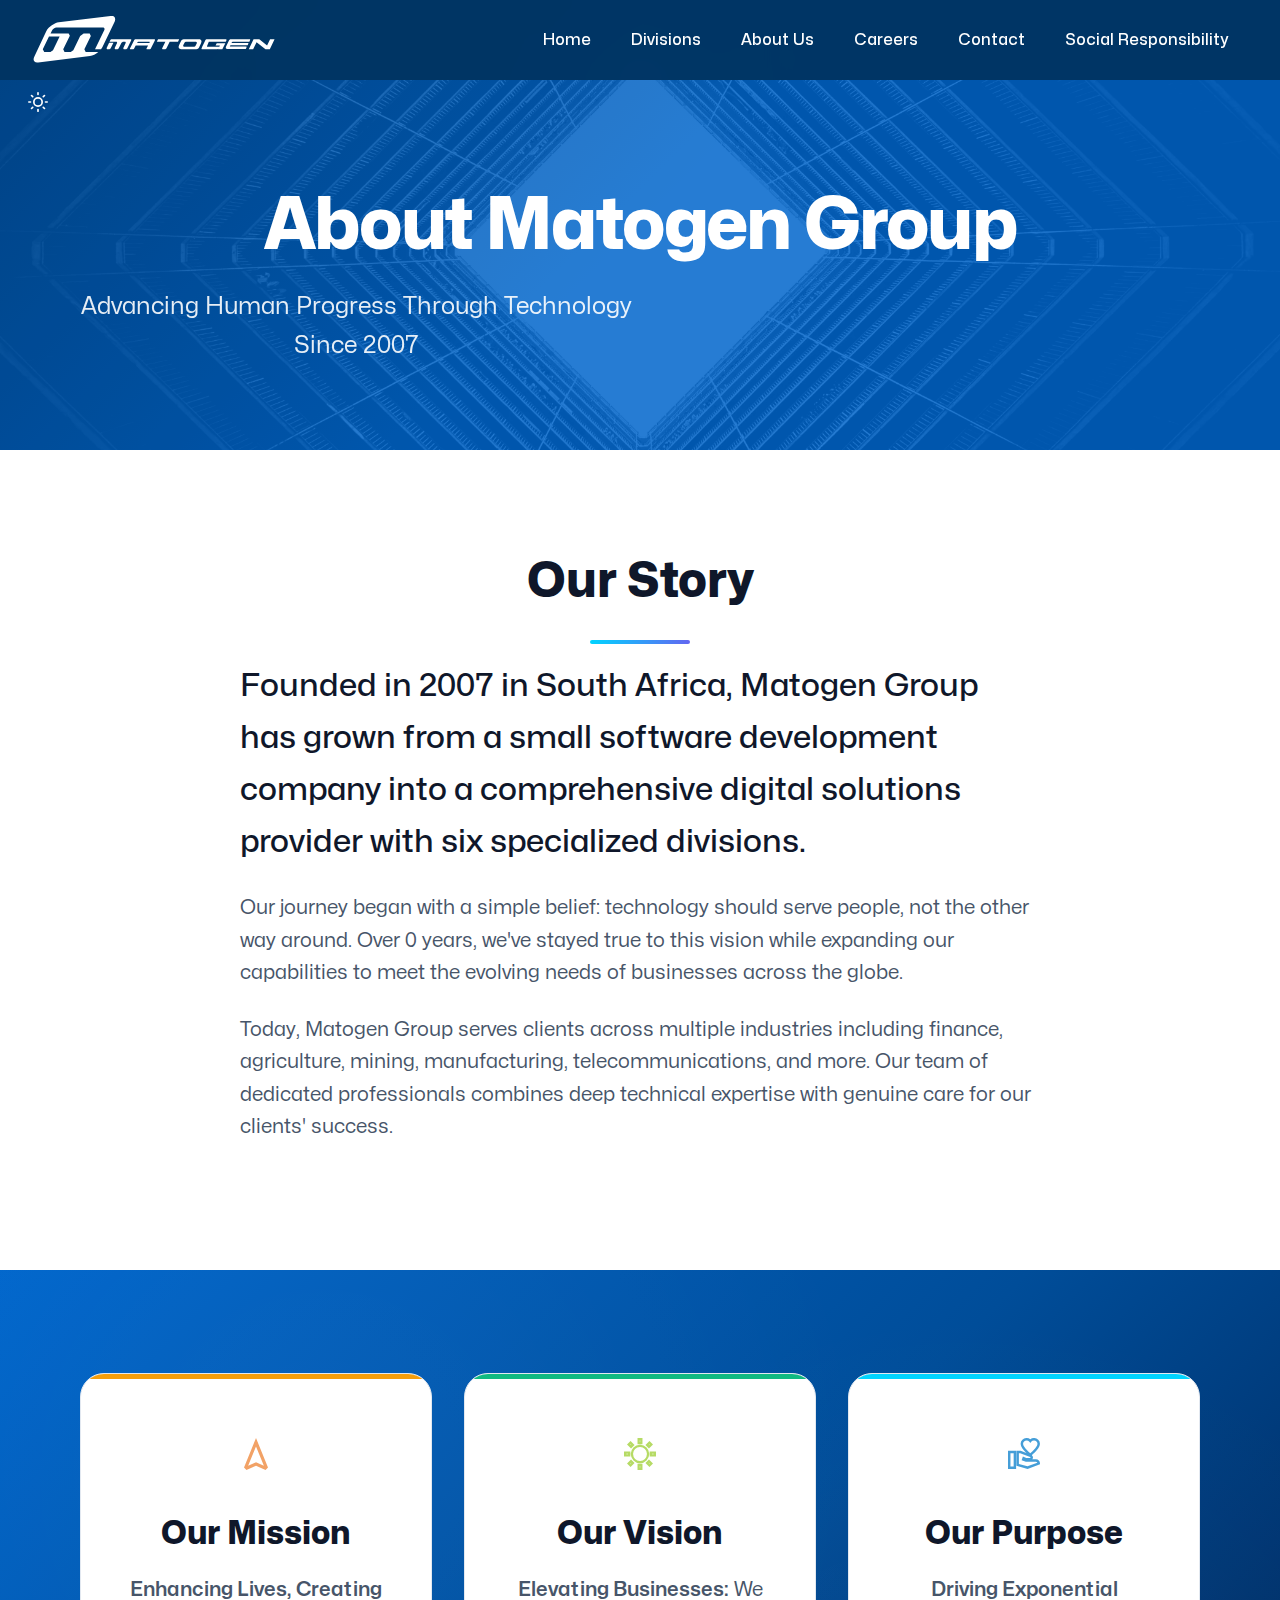
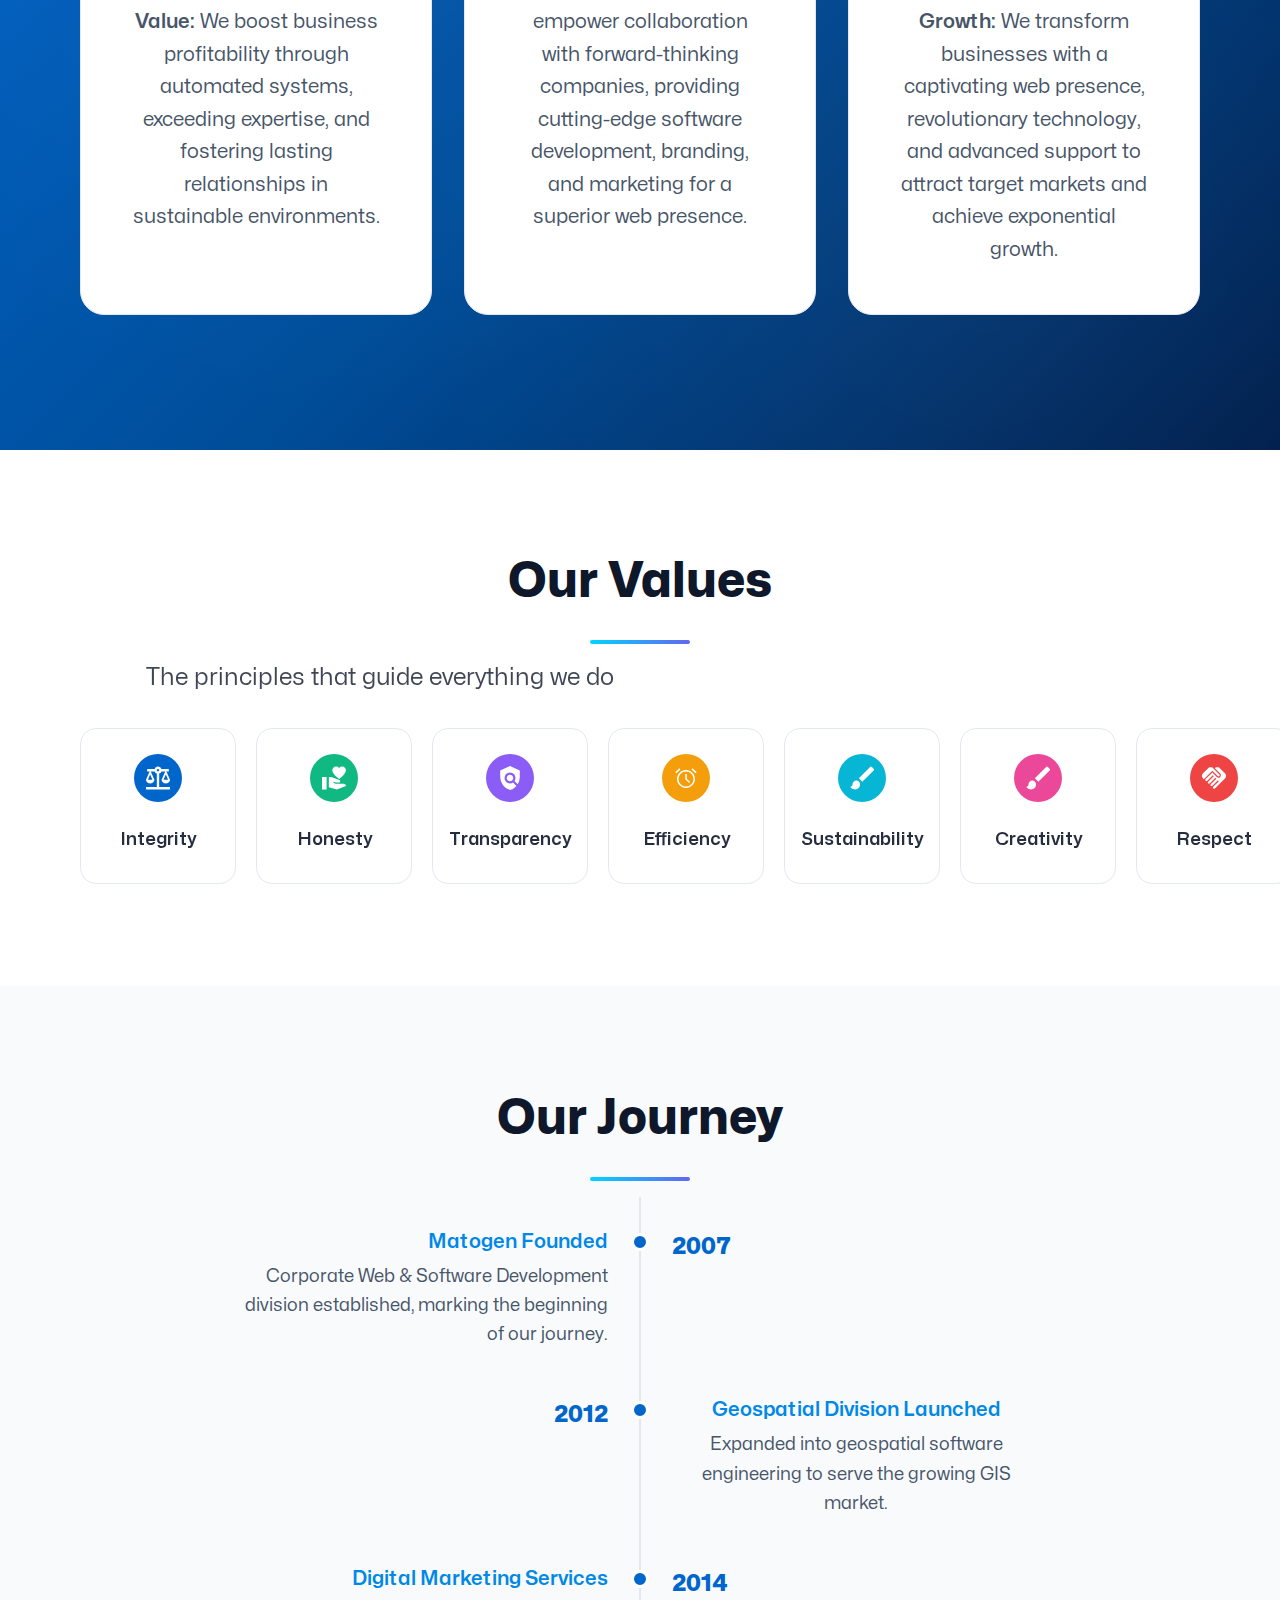
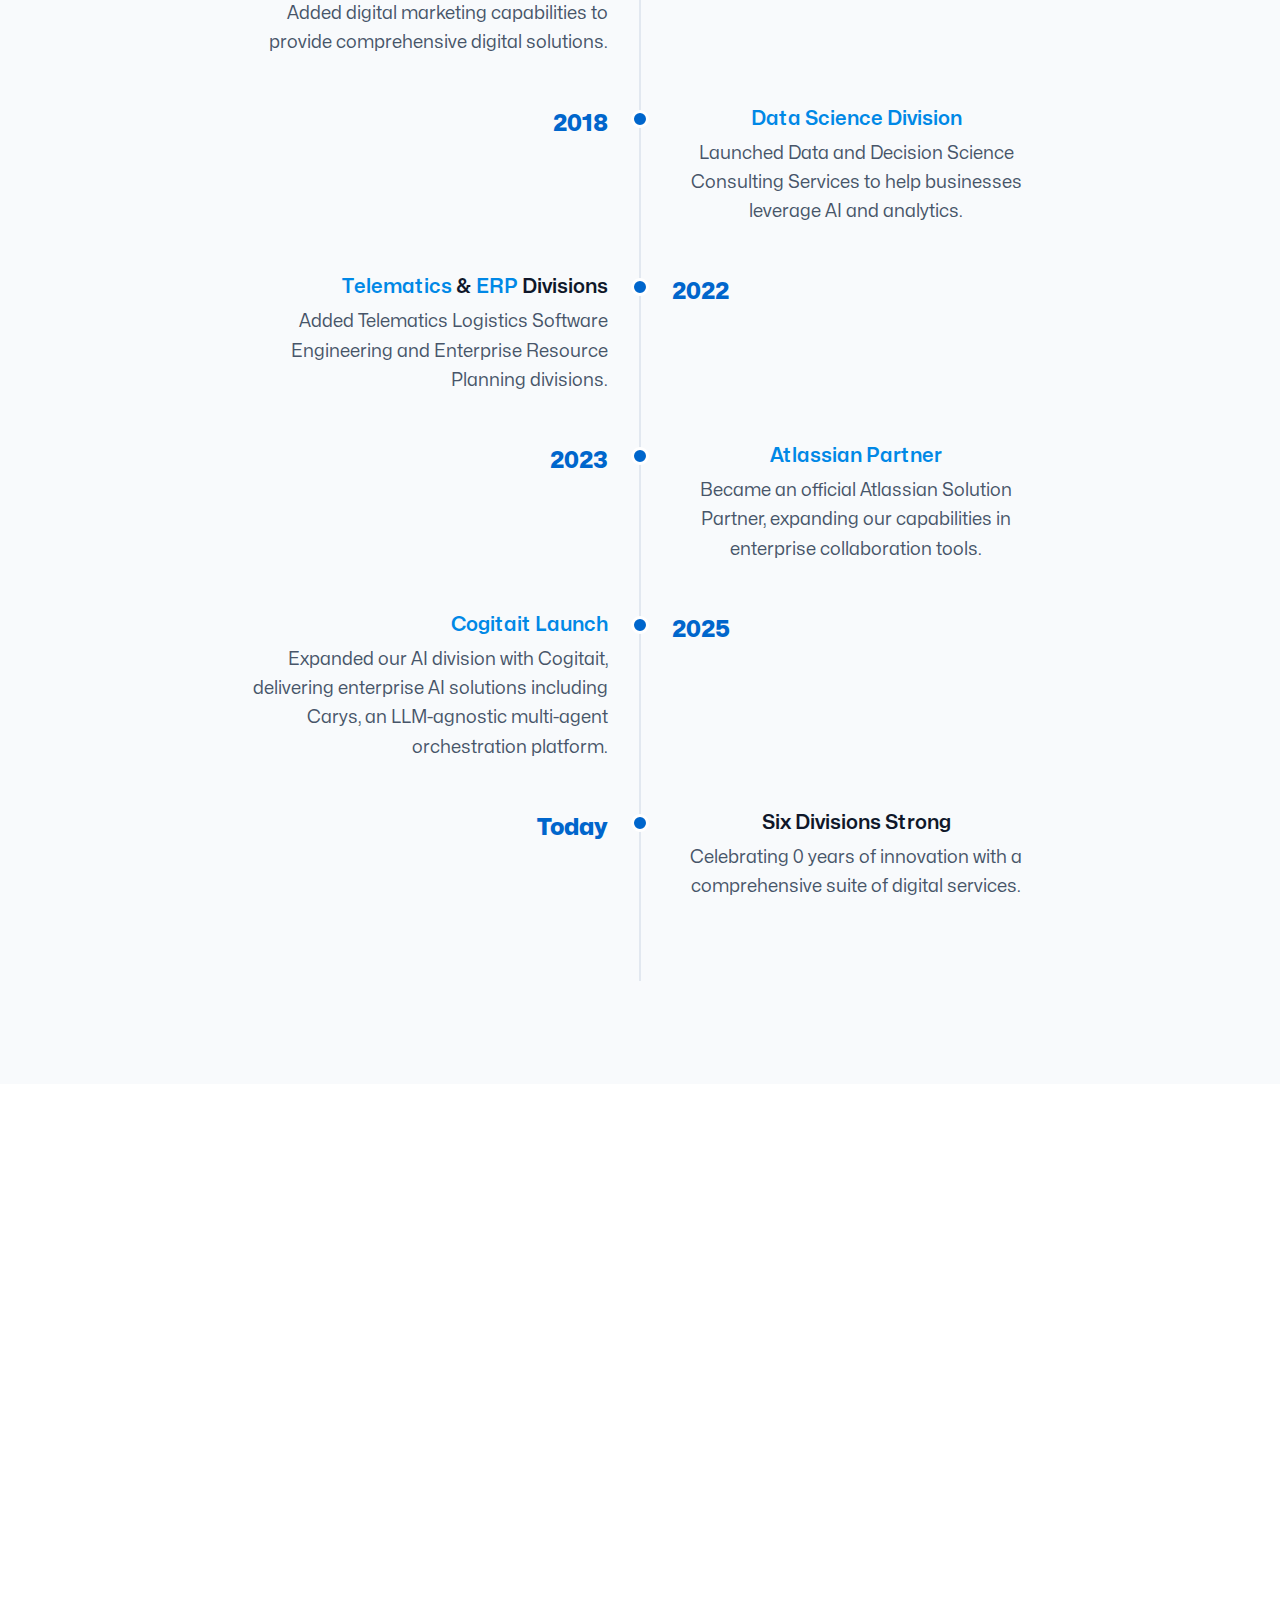
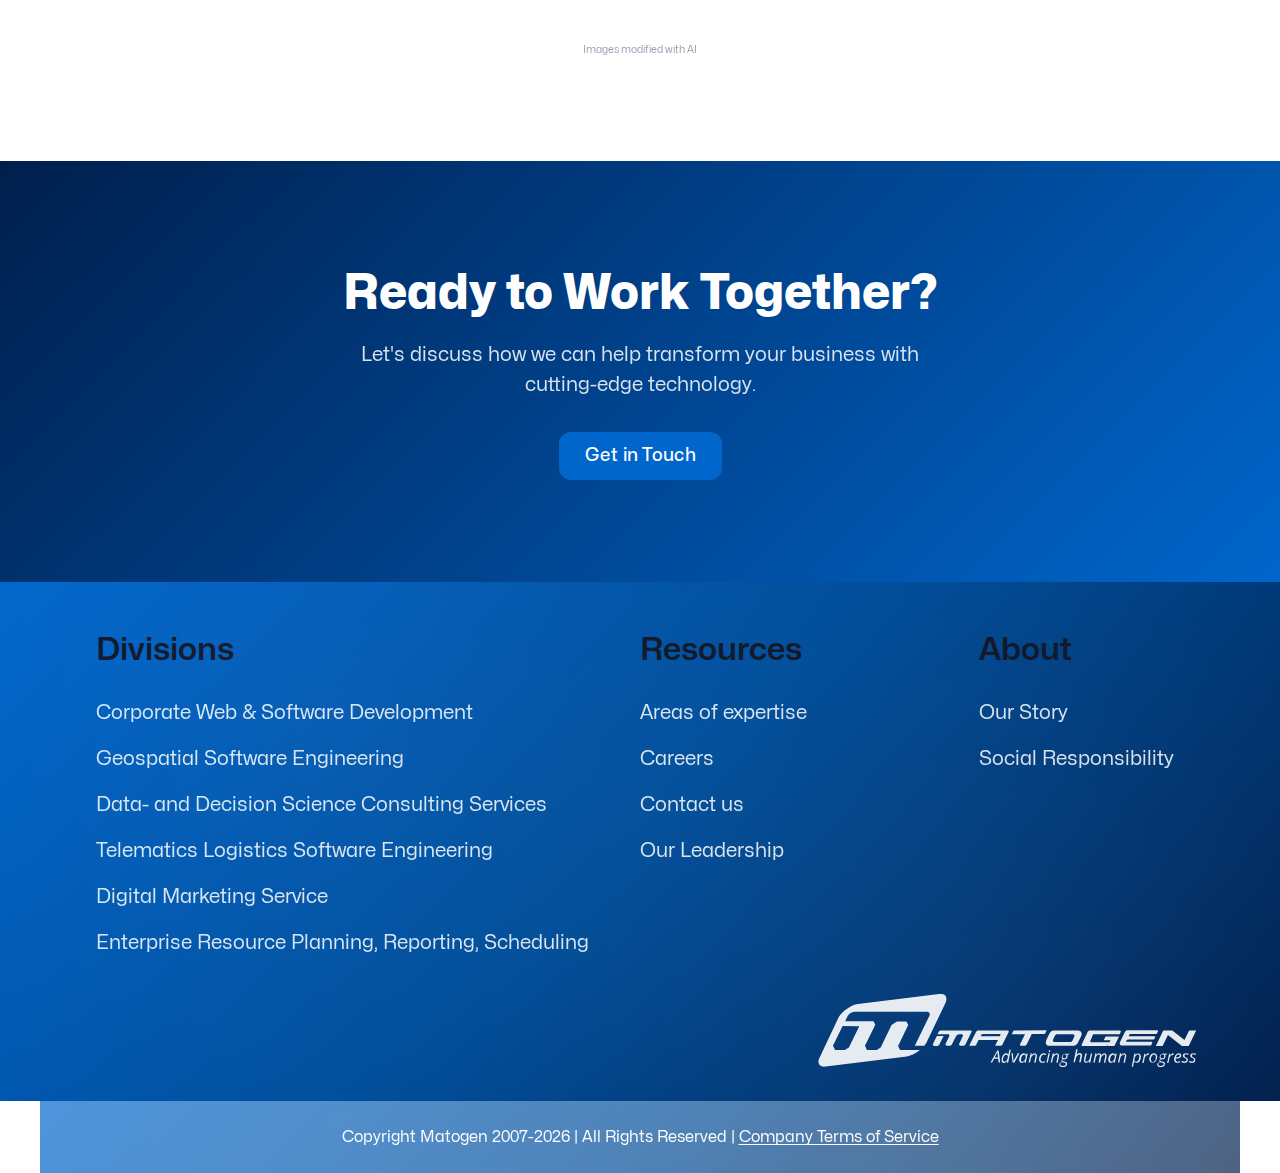
<file: about/index.html>
<!DOCTYPE html>
<html lang="en">

<head>
  <meta charset="UTF-8" />
  <link rel="icon" type="image/svg+xml" href="/favicon.ico" />
  <meta name="viewport" content="width=device-width, initial-scale=1.0" />

  <title>About Us - Matogen Group</title>
  <meta name="description"
    content="Learn about Matogen Group's journey since 2007, our mission to advance human progress through technology, and our dedicated team of experts delivering cutting-edge software solutions." />
  <meta name="keywords"
    content="Matogen, About, Company History, Software Company, South Africa, Technology, Mission, Vision, Values" />

  <!-- Open Graph -->
  <meta property="og:title" content="About Us - Matogen Group" />
  <meta property="og:description" content="Learn about Matogen Group's journey since 2007, our mission to advance human progress through technology." />
  <meta property="og:type" content="website" />
  <meta property="og:url" content="https://matogen.com/about/" />
  <script type="module" crossorigin src="/assets/about-UmkMZWBx.js"></script>
  <link rel="modulepreload" crossorigin href="/assets/app-DaQcToA3.js">
  <link rel="stylesheet" crossorigin href="/assets/app-Dprk268I.css">
</head>

<body>
  <!-- Preloader -->
  <div class="preloader" id="preloader">
    <img src="/matogen-preloader-logo.svg" alt="Matogen Group Logo" />
  </div>

  <style>
    .preloader {
      position: fixed;
      inset: 0;
      z-index: 9999;
      display: grid;
      place-items: center;
      background-color: rgb(0, 0, 0);
      transition: opacity 0.5s ease-out, visibility 0.5s ease-out;
    }
    .preloader img {
      width: 100px;
      height: 100px;
      animation: preloader-pulse 1.5s ease-in-out infinite;
    }
    .preloader.is-hidden {
      opacity: 0;
      visibility: hidden;
      pointer-events: none;
    }
    @keyframes preloader-pulse {
      0%, 100% { transform: scale(1); opacity: 1; }
      50% { transform: scale(1.1); opacity: 0.8; }
    }
    @keyframes preloader-fallback {
      0%, 90% { opacity: 1; visibility: visible; }
      100% { opacity: 0; visibility: hidden; }
    }
    .preloader {
      animation: preloader-fallback 3s forwards;
    }
  </style>

  <!-- Navigation -->
  <nav class="navigation">
    <div class="mobile-only">
      <div class="logo">
        <a href="/">
          <svg xmlns="http://www.w3.org/2000/svg" width="157.26" height="89.512" viewBox="0 0 157.26 89.512">
            <path
              d="M148.278,99.125,48.514,111.269c-8.414,1.077-19.147,8.6-23.832,16.722L2.206,175.539c-4.7,8.134-1.642,13.9,6.763,12.839L108.6,175.946c5.14-.647,11.138-3.739,16.1-7.873h-24.31l-2.618-5.114,12.558-25.828-2.27-4.425H96.469l-6.618,4.453L76.471,164.69l-5.1,3.429h-11.8l-2.627-5.13,12.617-25.832L57,162.962l12.558-25.813-2.27-4.441H32.691l3.052-6.2a10.215,10.215,0,0,1,8.2-5.506h89.128c3.073,0,4.338,2.483,2.85,5.545l-17.69,36.214h11.757a28.264,28.264,0,0,0,2.453-3.526l22.61-47.259C159.752,103.83,156.693,98.033,148.278,99.125ZM50.234,138.608l-12.839,26.17-5.071,3.41H20.6l-2.676-5.226,11.9-24.36Z"
              transform="translate(0 -98.993)" fill="#56b0e9" />
          </svg>
        </a>
      </div>
      <button class="hamburger js-mobile-menu-toggle" type="button">
        <div class="line"></div>
        <div class="line"></div>
        <div class="line"></div>
      </button>
      <div class="fill"></div>
      <a class="contact-us" href="/#contact">Contact Us</a>
    </div>

    <div class="desktop-logo">
      <a href="/"><img src="/matogen-logo-white-nav.svg" alt="Matogen Group Logo" /></a>
    </div>

    <ul>
      <li><a class="js-nav-item" href="/">Home</a></li>
      <li><a class="js-nav-item" href="/#divisions">Divisions</a></li>
      <li><a class="js-nav-item active" href="/about/">About Us</a></li>
      <li><a class="js-nav-item" href="/careers/">Careers</a></li>
      <li><a class="js-nav-item" href="/contact/">Contact</a></li>
      <li><a class="js-nav-item" href="/social-responsibility/">Social Responsibility</a></li>
    </ul>

    <!-- Theme Toggle -->
    <button class="theme-toggle" id="theme-toggle" type="button" aria-label="Toggle dark mode">
      <svg class="theme-toggle__icon theme-toggle__icon--sun" xmlns="http://www.w3.org/2000/svg" width="20" height="20" viewBox="0 0 24 24" fill="none" stroke="currentColor" stroke-width="2" stroke-linecap="round" stroke-linejoin="round">
        <circle cx="12" cy="12" r="5"></circle>
        <line x1="12" y1="1" x2="12" y2="3"></line>
        <line x1="12" y1="21" x2="12" y2="23"></line>
        <line x1="4.22" y1="4.22" x2="5.64" y2="5.64"></line>
        <line x1="18.36" y1="18.36" x2="19.78" y2="19.78"></line>
        <line x1="1" y1="12" x2="3" y2="12"></line>
        <line x1="21" y1="12" x2="23" y2="12"></line>
        <line x1="4.22" y1="19.78" x2="5.64" y2="18.36"></line>
        <line x1="18.36" y1="5.64" x2="19.78" y2="4.22"></line>
      </svg>
      <svg class="theme-toggle__icon theme-toggle__icon--moon" xmlns="http://www.w3.org/2000/svg" width="20" height="20" viewBox="0 0 24 24" fill="none" stroke="currentColor" stroke-width="2" stroke-linecap="round" stroke-linejoin="round">
        <path d="M21 12.79A9 9 0 1 1 11.21 3 7 7 0 0 0 21 12.79z"></path>
      </svg>
    </button>
  </nav>

  <!-- Page Hero -->
  <section class="page-hero page-hero--about">
    <div class="container">
      <h1>About Matogen Group</h1>
      <p class="page-hero__subtitle">Advancing Human Progress Through Technology Since 2007</p>
    </div>
  </section>

  <!-- Our Story -->
  <section class="section section--light about-story">
    <div class="container container--narrow">
      <h2 class="section-title">Our Story</h2>

      <div class="story-content">
        <p class="lead">
          Founded in 2007 in South Africa, Matogen Group has grown from a small software development
          company into a comprehensive digital solutions provider with six specialized divisions.
        </p>

        <p>
          Our journey began with a simple belief: technology should serve people, not the other way around.
          Over <span data-years-since="2007"></span> years, we've stayed true to this vision while expanding
          our capabilities to meet the evolving needs of businesses across the globe.
        </p>

        <p>
          Today, Matogen Group serves clients across multiple industries including finance, agriculture,
          mining, manufacturing, telecommunications, and more. Our team of dedicated professionals combines
          deep technical expertise with genuine care for our clients' success.
        </p>
      </div>
    </div>
  </section>

  <!-- Mission, Vision, Purpose -->
  <section class="section section--blue about-philosophies">
    <div class="container">
      <div class="philosophies philosophies--large">
        <div class="philosophy philosophy--mission">
          <div class="philosophy-icon">
            <img src="/mission.svg" alt="Mission icon" />
          </div>
          <div class="philosophy-title">Our Mission</div>
          <div class="philosophy-description">
            <strong>Enhancing Lives, Creating Value:</strong> We boost business profitability through
            automated systems, exceeding expertise, and fostering lasting relationships in sustainable
            environments.
          </div>
        </div>

        <div class="philosophy philosophy--vision">
          <div class="philosophy-icon">
            <img src="/vision.svg" alt="Vision icon" />
          </div>
          <div class="philosophy-title">Our Vision</div>
          <div class="philosophy-description">
            <strong>Elevating Businesses:</strong> We empower collaboration with forward-thinking
            companies, providing cutting-edge software development, branding, and marketing for a
            superior web presence.
          </div>
        </div>

        <div class="philosophy philosophy--purpose">
          <div class="philosophy-icon">
            <img src="/purpose.svg" alt="Purpose icon" />
          </div>
          <div class="philosophy-title">Our Purpose</div>
          <div class="philosophy-description">
            <strong>Driving Exponential Growth:</strong> We transform businesses with a captivating
            web presence, revolutionary technology, and advanced support to attract target markets
            and achieve exponential growth.
          </div>
        </div>
      </div>
    </div>
  </section>

  <!-- Company Values -->
  <section class="section section--light about-values">
    <div class="container">
      <h2 class="section-title">Our Values</h2>
      <p class="section-sub-title">The principles that guide everything we do</p>

      <div class="values values--detailed" id="values-grid">
        <div class="value">
          <div class="icon"><img src="/integrity.svg" alt="Integrity" /></div>
          <div class="label">Integrity</div>
          <div class="description">We act with honesty and transparency in all our dealings, building trust through consistent ethical behavior.</div>
          <div class="value-overlay">
            <div class="overlay-label">Integrity</div>
            <div class="overlay-description">We act with honesty and transparency in all our dealings, building trust through consistent ethical behavior.</div>
          </div>
        </div>
        <div class="value">
          <div class="icon"><img src="/honesty.svg" alt="Honesty" /></div>
          <div class="label">Honesty</div>
          <div class="description">We communicate openly and truthfully, even when it's difficult, because lasting relationships are built on trust.</div>
          <div class="value-overlay">
            <div class="overlay-label">Honesty</div>
            <div class="overlay-description">We communicate openly and truthfully, even when it's difficult, because lasting relationships are built on trust.</div>
          </div>
        </div>
        <div class="value">
          <div class="icon"><img src="/transparency.svg" alt="Transparency" /></div>
          <div class="label">Transparency</div>
          <div class="description">We share information openly and make decisions that can withstand public scrutiny.</div>
          <div class="value-overlay">
            <div class="overlay-label">Transparency</div>
            <div class="overlay-description">We share information openly and make decisions that can withstand public scrutiny.</div>
          </div>
        </div>
        <div class="value">
          <div class="icon"><img src="/efficiency.svg" alt="Efficiency" /></div>
          <div class="label">Efficiency</div>
          <div class="description">We optimize processes and eliminate waste to deliver maximum value with minimal resources.</div>
          <div class="value-overlay">
            <div class="overlay-label">Efficiency</div>
            <div class="overlay-description">We optimize processes and eliminate waste to deliver maximum value with minimal resources.</div>
          </div>
        </div>
        <div class="value">
          <div class="icon"><img src="/creativity.svg" alt="Sustainability" /></div>
          <div class="label">Sustainability</div>
          <div class="description">We build for the long term, considering the environmental and social impact of our work.</div>
          <div class="value-overlay">
            <div class="overlay-label">Sustainability</div>
            <div class="overlay-description">We build for the long term, considering the environmental and social impact of our work.</div>
          </div>
        </div>
        <div class="value">
          <div class="icon"><img src="/creativity.svg" alt="Creativity" /></div>
          <div class="label">Creativity</div>
          <div class="description">We encourage innovative thinking and embrace new ideas that push boundaries.</div>
          <div class="value-overlay">
            <div class="overlay-label">Creativity</div>
            <div class="overlay-description">We encourage innovative thinking and embrace new ideas that push boundaries.</div>
          </div>
        </div>
        <div class="value">
          <div class="icon"><img src="/respect.svg" alt="Respect" /></div>
          <div class="label">Respect</div>
          <div class="description">We treat everyone with dignity and value diverse perspectives and contributions.</div>
          <div class="value-overlay">
            <div class="overlay-label">Respect</div>
            <div class="overlay-description">We treat everyone with dignity and value diverse perspectives and contributions.</div>
          </div>
        </div>
      </div>
    </div>
  </section>

  <!-- Timeline -->
  <section class="section section--grey about-timeline">
    <div class="container container--narrow">
      <h2 class="section-title">Our Journey</h2>

      <div class="timeline">
        <div class="timeline-item">
          <div class="timeline-year">2007</div>
          <div class="timeline-content">
            <h3><a href="https://cwd.matogen.com" target="_blank">Matogen Founded</a></h3>
            <p>Corporate Web & Software Development division established, marking the beginning of our journey.</p>
          </div>
        </div>
        <div class="timeline-item">
          <div class="timeline-year">2012</div>
          <div class="timeline-content">
            <h3><a href="https://tr.matogen.com" target="_blank">Geospatial Division Launched</a></h3>
            <p>Expanded into geospatial software engineering to serve the growing GIS market.</p>
          </div>
        </div>
        <div class="timeline-item">
          <div class="timeline-year">2014</div>
          <div class="timeline-content">
            <h3><a href="https://digital.matogen.com" target="_blank">Digital Marketing Services</a></h3>
            <p>Added digital marketing capabilities to provide comprehensive digital solutions.</p>
          </div>
        </div>
        <div class="timeline-item">
          <div class="timeline-year">2018</div>
          <div class="timeline-content">
            <h3><a href="https://ai.matogen.com" target="_blank">Data Science Division</a></h3>
            <p>Launched Data and Decision Science Consulting Services to help businesses leverage AI and analytics.</p>
          </div>
        </div>
        <div class="timeline-item">
          <div class="timeline-year">2022</div>
          <div class="timeline-content">
            <h3><a href="https://tel.matogen.com" target="_blank">Telematics</a> & <a href="https://zebra.matogen.com" target="_blank">ERP</a> Divisions</h3>
            <p>Added Telematics Logistics Software Engineering and Enterprise Resource Planning divisions.</p>
          </div>
        </div>
        <div class="timeline-item">
          <div class="timeline-year">2023</div>
          <div class="timeline-content">
            <h3><a href="https://www.atlassian.com/partners" target="_blank">Atlassian Partner</a></h3>
            <p>Became an official Atlassian Solution Partner, expanding our capabilities in enterprise collaboration tools.</p>
          </div>
        </div>
        <div class="timeline-item">
          <div class="timeline-year">2025</div>
          <div class="timeline-content">
            <h3><a href="https://www.cogitait.com" target="_blank">Cogitait Launch</a></h3>
            <p>Expanded our AI division with Cogitait, delivering enterprise AI solutions including Carys, an LLM-agnostic multi-agent orchestration platform.</p>
          </div>
        </div>
        <div class="timeline-item">
          <div class="timeline-year">Today</div>
          <div class="timeline-content">
            <h3>Six Divisions Strong</h3>
            <p>Celebrating <span data-years-since="2007"></span> years of innovation with a comprehensive suite of digital services.</p>
          </div>
        </div>
      </div>
    </div>
  </section>

  <!-- #region Leadership -->
  <section id="leadership" class="section section--light">
    <div class="container">
      <h2 class="section-title" data-animate="fade-up">Meet Our Leadership</h2>
      <p class="section-description" data-animate="fade-up" data-delay="100" style="text-align: center; max-width: 600px; margin: 0 auto var(--space-10); color: var(--text-secondary);">The founders and executives driving Matogen's growth since 2007</p>

      <div class="members" data-animate="stagger">
        <!-- Wim -->
        <div class="member">
          <div class="member-profile-image">
            <img src="/wim-conradie.webp" alt="Wim Conradie" />
          </div>
          <div class="member-profile-info">
            <div class="name">Wim Conradie</div>
            <div class="title">Co-founder, Group CEO</div>
            <div class="qualification">MBA (Cum Laude), B.Eng</div>
            <div class="read-more js-bio-more">Read more</div>
          </div>
          <div class="member-bio-overlay">
            <div class="overlay-name">Wim Conradie</div>
            <div class="overlay-title">Co-founder, Group CEO</div>
            <div class="overlay-bio">Wim's <span data-years-since="2005"></span> years of experience in business analysis and streamlining software automation have shaped him into an astute and diligent business steward.</div>
          </div>
          <div class="expanded-bio">
            <div class="name">Wim Conradie</div>
            <div class="bio">Wim's <span data-years-since="2005"></span> years of experience in business analysis and streamlining software automation have shaped him into an astute and diligent business steward.</div>
            <div class="read-more js-bio-more">Close</div>
          </div>
        </div>

        <!-- Cobus -->
        <div class="member">
          <div class="member-profile-image">
            <img src="/cobus-coetsee.webp" alt="Cobus Coetsee" />
          </div>
          <div class="member-profile-info">
            <div class="name">Cobus Coetsee</div>
            <div class="title">Co-founder, CEO CWD</div>
            <div class="read-more js-bio-more">Read more</div>
          </div>
          <div class="member-bio-overlay">
            <div class="overlay-name">Cobus Coetsee</div>
            <div class="overlay-title">Co-founder, CEO (Corporate Software)</div>
            <div class="overlay-bio">With <span data-years-since="2003"></span> years in technology, Cobus exemplifies a hands-on leader who masterfully oversees technical methodologies, ensuring every project has a solid foundation.</div>
          </div>
          <div class="expanded-bio">
            <div class="name">Cobus Coetsee</div>
            <div class="bio">With <span data-years-since="2003"></span> years in technology, Cobus exemplifies a hands-on leader who masterfully oversees technical methodologies, ensuring every project has a solid foundation.</div>
            <div class="read-more js-bio-more">Close</div>
          </div>
        </div>

        <!-- Herman -->
        <div class="member">
          <div class="member-profile-image">
            <img src="/herman-raath.webp" alt="Herman Raath" />
          </div>
          <div class="member-profile-info">
            <div class="name">Herman Raath</div>
            <div class="title">CEO Geospatial</div>
            <div class="qualification">B.Eng (Hons), B.Eng (Cum Laude)</div>
            <div class="read-more js-bio-more">Read more</div>
          </div>
          <div class="member-bio-overlay">
            <div class="overlay-name">Herman Raath</div>
            <div class="overlay-title">CEO (Geospatial Division)</div>
            <div class="overlay-bio">Herman studied Industrial Engineering and ventured into Mechanical and Electronic Engineering. In 2005 he was recruited into Software and has never looked back.</div>
          </div>
          <div class="expanded-bio">
            <div class="name">Herman Raath</div>
            <div class="bio">Herman studied Industrial Engineering and ventured into Mechanical and Electronic Engineering. In 2005 he was recruited into Software and has never looked back.</div>
            <div class="read-more js-bio-more">Close</div>
          </div>
        </div>

        <!-- Jacobus -->
        <div class="member">
          <div class="member-profile-image">
            <img src="/jacobus-eksteen.webp" alt="Jacobus Eksteen" />
          </div>
          <div class="member-profile-info">
            <div class="name">Jacobus Eksteen</div>
            <div class="title">CEO Data Science</div>
            <div class="qualification">MBA, B.Comm</div>
            <div class="read-more js-bio-more">Read more</div>
          </div>
          <div class="member-bio-overlay">
            <div class="overlay-name">Jacobus Eksteen</div>
            <div class="overlay-title">CEO (Data & Decision Science)</div>
            <div class="overlay-bio">With <span data-years-since="2007"></span> years in data science, Jacobus excels in delivering solutions across financial services and agriculture with a model-driven approach.</div>
          </div>
          <div class="expanded-bio">
            <div class="name">Jacobus Eksteen</div>
            <div class="bio">With <span data-years-since="2007"></span> years in data science, Jacobus excels in delivering solutions across financial services and agriculture with a model-driven approach.</div>
            <div class="read-more js-bio-more">Close</div>
          </div>
        </div>

        <!-- Ian -->
        <div class="member">
          <div class="member-profile-image">
            <img src="/ian-parsons.webp" alt="Ian Parsons" />
          </div>
          <div class="member-profile-info">
            <div class="name">Ian Parsons</div>
            <div class="title">CEO Digital</div>
            <div class="read-more js-bio-more">Read more</div>
          </div>
          <div class="member-bio-overlay">
            <div class="overlay-name">Ian Parsons</div>
            <div class="overlay-title">CEO (Digital Division)</div>
            <div class="overlay-bio">With <span data-years-since="2009"></span> years in digital marketing, Ian is a passionate agency leader committed to fostering transparency and driving meaningful change.</div>
          </div>
          <div class="expanded-bio">
            <div class="name">Ian Parsons</div>
            <div class="bio">With <span data-years-since="2009"></span> years in digital marketing, Ian is a passionate agency leader committed to fostering transparency and driving meaningful change.</div>
            <div class="read-more js-bio-more">Close</div>
          </div>
        </div>

        <!-- Heinrich -->
        <div class="member">
          <div class="member-profile-image">
            <img src="/heinrich-graupner.webp" alt="Heinrich Graupner" />
          </div>
          <div class="member-profile-info">
            <div class="name">Heinrich Graupner</div>
            <div class="title">CEO ERP</div>
            <div class="qualification">B.Eng Mech</div>
            <div class="read-more js-bio-more">Read more</div>
          </div>
          <div class="member-bio-overlay">
            <div class="overlay-name">Heinrich Graupner</div>
            <div class="overlay-title">CEO (ERP Division)</div>
            <div class="overlay-bio">Heinrich's foundation in Mechanical Engineering and understanding of manufacturing positions Matogen Zebra at the forefront of operational software solutions.</div>
          </div>
          <div class="expanded-bio">
            <div class="name">Heinrich Graupner</div>
            <div class="bio">Heinrich's foundation in Mechanical Engineering and understanding of manufacturing positions Matogen Zebra at the forefront of operational software solutions.</div>
            <div class="read-more js-bio-more">Close</div>
          </div>
        </div>
      </div>
      <p class="ai-disclaimer">Images modified with AI</p>
    </div>
  </section>
  <!-- #endregion -->

  <!-- CTA Section -->
  <section class="section section--gradient about-cta">
    <div class="container">
      <h2>Ready to Work Together?</h2>
      <p>Let's discuss how we can help transform your business with cutting-edge technology.</p>
      <a href="/contact/" class="btn btn-primary btn-lg">Get in Touch</a>
    </div>
  </section>

  <!-- Footer -->
  <section class="section section--blue footer-links">
    <div class="container">
      <div class="grid">
        <div class="divisions">
          <h4>Divisions</h4>
          <ul>
            <li><a target="_blank" href="https://cwd.matogen.com">Corporate Web & Software Development</a></li>
            <li><a target="_blank" href="https://tr.matogen.com">Geospatial Software Engineering</a></li>
            <li><a target="_blank" href="https://ai.matogen.com">Data- and Decision Science Consulting Services</a></li>
            <li><a target="_blank" href="https://tel.matogen.com">Telematics Logistics Software Engineering</a></li>
            <li><a target="_blank" href="https://digital.matogen.com">Digital Marketing Service</a></li>
            <li><a target="_blank" href="https://zebra.matogen.com">Enterprise Resource Planning, Reporting, Scheduling</a></li>
          </ul>
        </div>
        <div class="resources">
          <h4>Resources</h4>
          <ul>
            <li><a href="/#industries">Areas of expertise</a></li>
            <li><a href="/#careers">Careers</a></li>
            <li><a href="/#contact">Contact us</a></li>
            <li><a href="/#leadership">Our Leadership</a></li>
          </ul>
        </div>
        <div class="about">
          <h4>About</h4>
          <ul>
            <li><a href="/about/">Our Story</a></li>
            <li><a href="/social-responsibility/">Social Responsibility</a></li>
          </ul>
        </div>
      </div>
      <div class="logo">
        <div>
          <a href="/"><img src="/matogen-logo-white-slogan.svg" alt="Matogen Group Logo" /></a>
        </div>
      </div>
    </div>
  </section>

  <!-- Copyright -->
  <footer class="section section--blue footer-copyright">
    <div class="container">
      <p>Copyright Matogen 2007-<span data-current-year></span> | All Rights Reserved | <a href="/terms-of-service/">Company Terms of Service</a></p>
    </div>
  </footer>

</body>

</html>
</file>
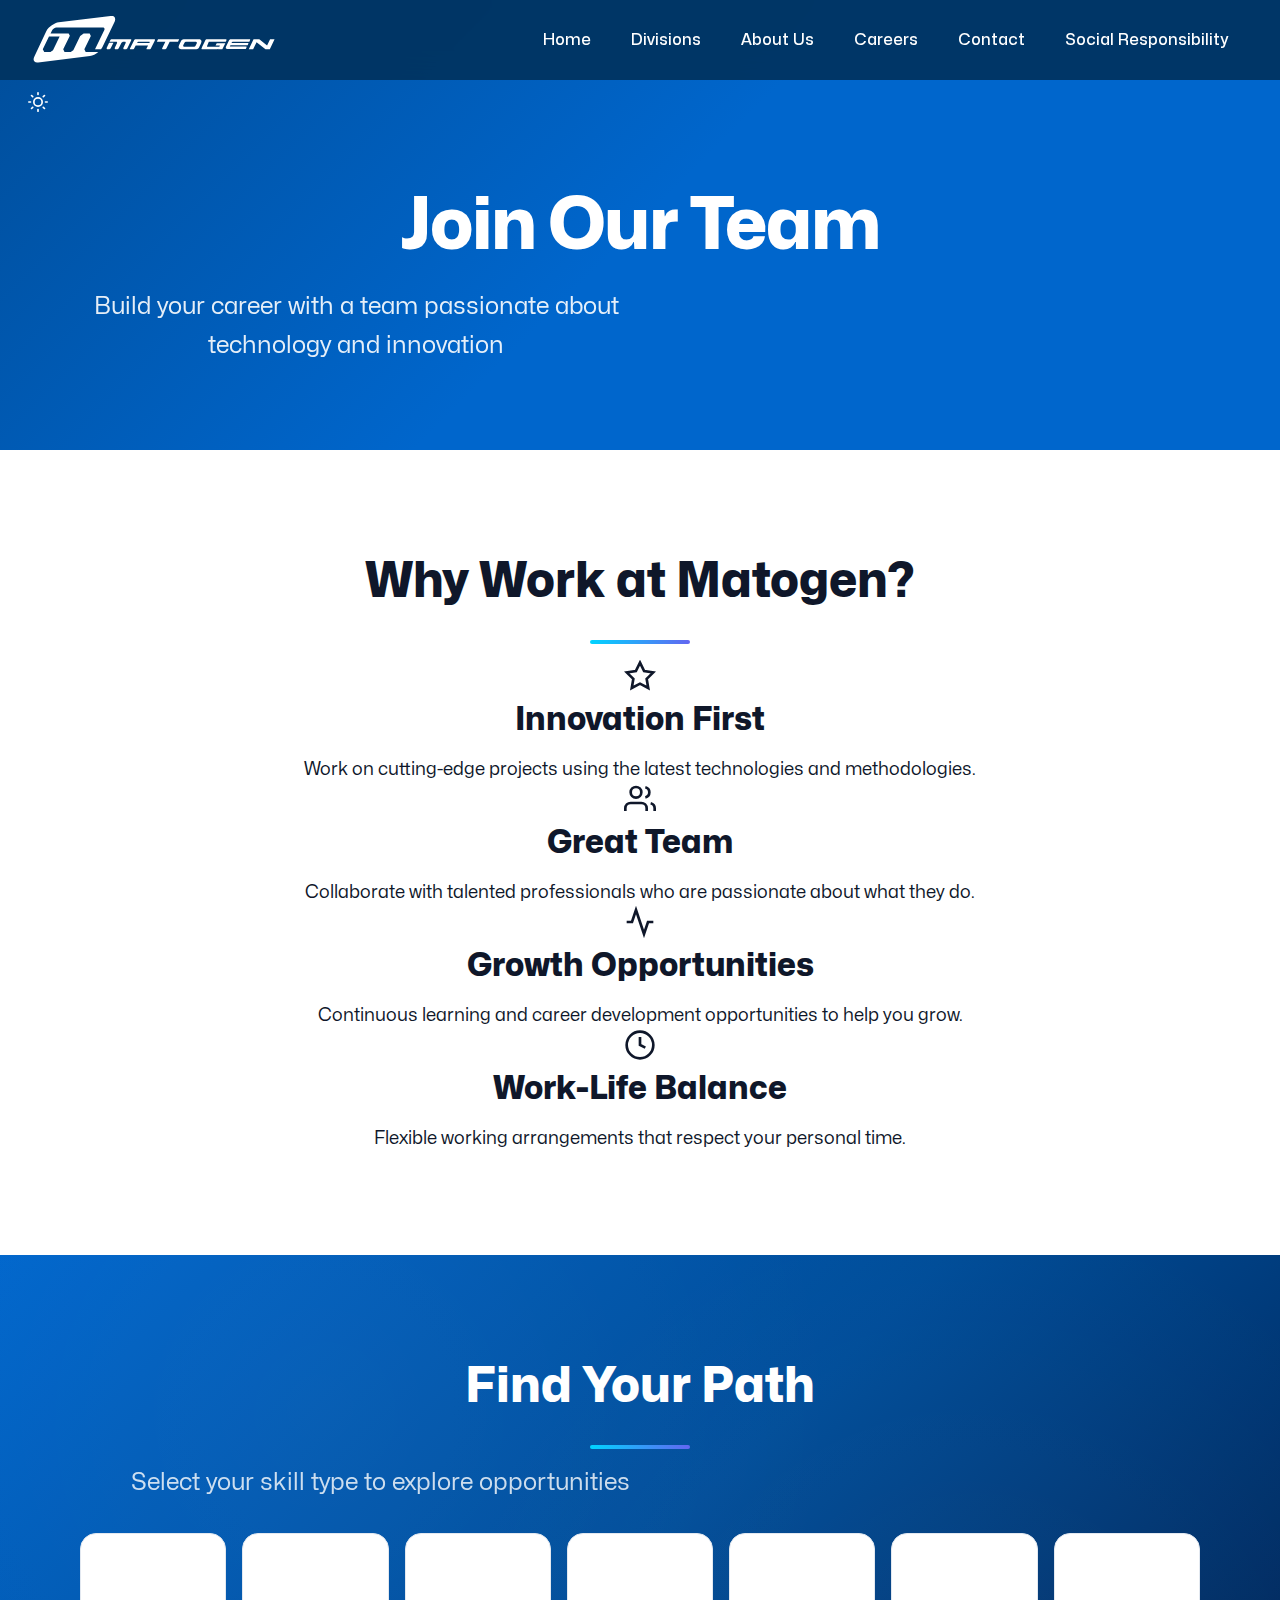
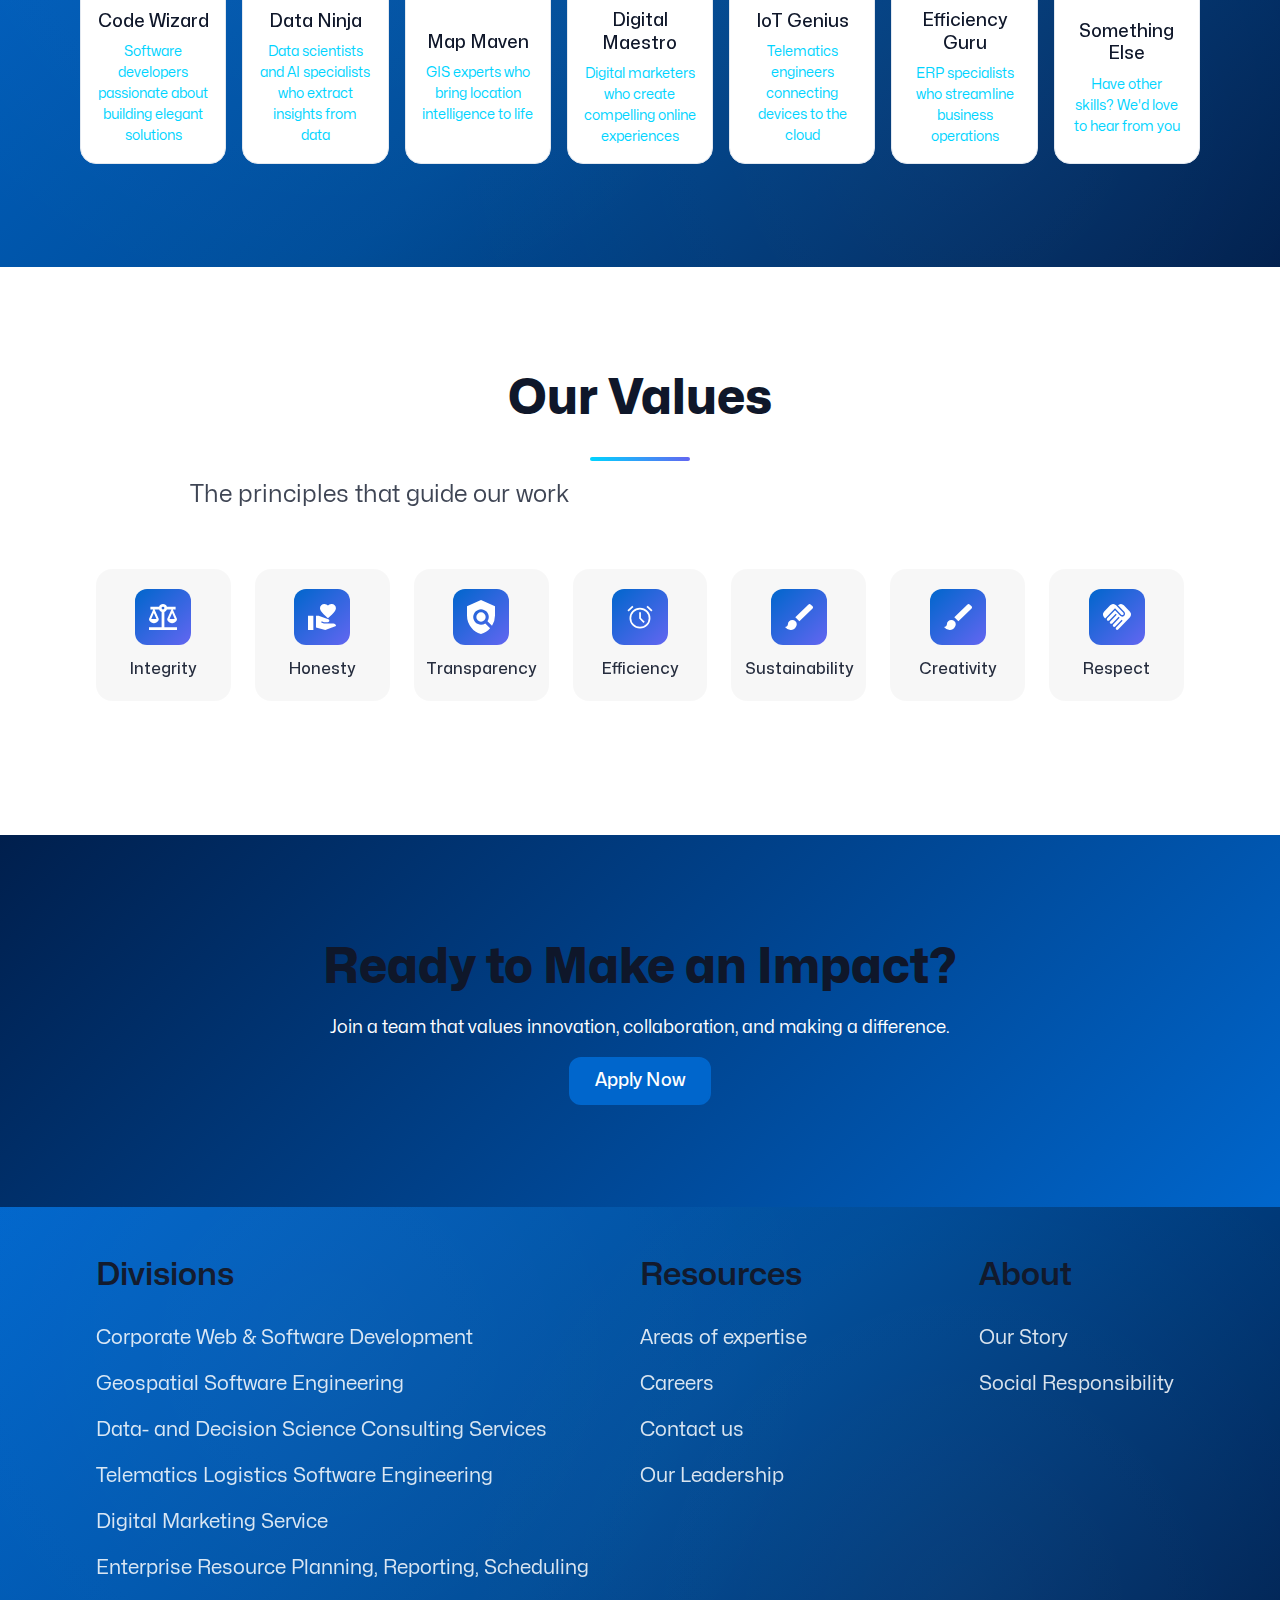
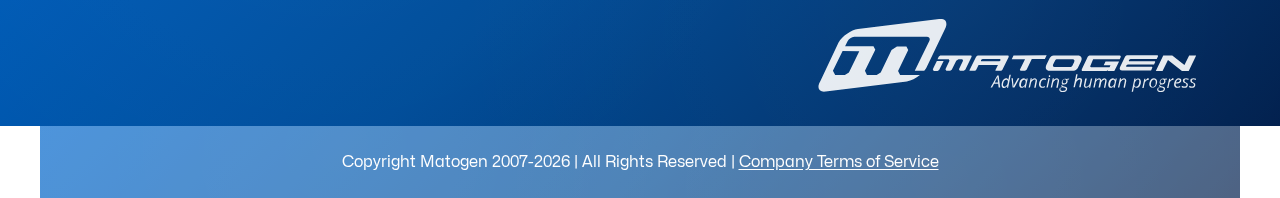
<file: careers/index.html>
<!DOCTYPE html>
<html lang="en">

<head>
  <meta charset="UTF-8" />
  <link rel="icon" type="image/svg+xml" href="/favicon.ico" />
  <meta name="viewport" content="width=device-width, initial-scale=1.0" />

  <title>Careers - Matogen Group</title>
  <meta name="description"
    content="Join the Matogen Group team. We're looking for talented Code Wizards, Data Ninjas, Map Mavens, and Digital Maestros to help us build cutting-edge software solutions." />
  <meta name="keywords"
    content="Matogen, Careers, Jobs, Software Developer, Data Scientist, GIS Developer, Digital Marketing, South Africa" />

  <!-- Open Graph -->
  <meta property="og:title" content="Careers - Matogen Group" />
  <meta property="og:description" content="Join our team of talented professionals building cutting-edge software solutions." />
  <meta property="og:type" content="website" />
  <meta property="og:url" content="https://matogen.com/careers/" />
  <script type="module" crossorigin src="/assets/careers-jfGz-Lc3.js"></script>
  <link rel="modulepreload" crossorigin href="/assets/app-DaQcToA3.js">
  <link rel="stylesheet" crossorigin href="/assets/app-Dprk268I.css">
</head>

<body>
  <!-- Preloader -->
  <div class="preloader" id="preloader">
    <img src="/matogen-preloader-logo.svg" alt="Matogen Group Logo" />
  </div>

  <style>
    .preloader {
      position: fixed;
      inset: 0;
      z-index: 9999;
      display: grid;
      place-items: center;
      background-color: rgb(0, 0, 0);
      transition: opacity 0.5s ease-out, visibility 0.5s ease-out;
    }
    .preloader img {
      width: 100px;
      height: 100px;
      animation: preloader-pulse 1.5s ease-in-out infinite;
    }
    .preloader.is-hidden {
      opacity: 0;
      visibility: hidden;
      pointer-events: none;
    }
    @keyframes preloader-pulse {
      0%, 100% { transform: scale(1); opacity: 1; }
      50% { transform: scale(1.1); opacity: 0.8; }
    }
    @keyframes preloader-fallback {
      0%, 90% { opacity: 1; visibility: visible; }
      100% { opacity: 0; visibility: hidden; }
    }
    .preloader {
      animation: preloader-fallback 3s forwards;
    }
  </style>

  <!-- Navigation -->
  <nav class="navigation">
    <div class="mobile-only">
      <div class="logo">
        <a href="/">
          <svg xmlns="http://www.w3.org/2000/svg" width="157.26" height="89.512" viewBox="0 0 157.26 89.512">
            <path
              d="M148.278,99.125,48.514,111.269c-8.414,1.077-19.147,8.6-23.832,16.722L2.206,175.539c-4.7,8.134-1.642,13.9,6.763,12.839L108.6,175.946c5.14-.647,11.138-3.739,16.1-7.873h-24.31l-2.618-5.114,12.558-25.828-2.27-4.425H96.469l-6.618,4.453L76.471,164.69l-5.1,3.429h-11.8l-2.627-5.13,12.617-25.832L57,162.962l12.558-25.813-2.27-4.441H32.691l3.052-6.2a10.215,10.215,0,0,1,8.2-5.506h89.128c3.073,0,4.338,2.483,2.85,5.545l-17.69,36.214h11.757a28.264,28.264,0,0,0,2.453-3.526l22.61-47.259C159.752,103.83,156.693,98.033,148.278,99.125ZM50.234,138.608l-12.839,26.17-5.071,3.41H20.6l-2.676-5.226,11.9-24.36Z"
              transform="translate(0 -98.993)" fill="#56b0e9" />
          </svg>
        </a>
      </div>
      <button class="hamburger js-mobile-menu-toggle" type="button">
        <div class="line"></div>
        <div class="line"></div>
        <div class="line"></div>
      </button>
      <div class="fill"></div>
      <a class="contact-us" href="/#contact">Contact Us</a>
    </div>

    <div class="desktop-logo">
      <a href="/"><img src="/matogen-logo-white-nav.svg" alt="Matogen Group Logo" /></a>
    </div>

    <ul>
      <li><a class="js-nav-item" href="/">Home</a></li>
      <li><a class="js-nav-item" href="/#divisions">Divisions</a></li>
      <li><a class="js-nav-item" href="/about/">About Us</a></li>
      <li><a class="js-nav-item active" href="/careers/">Careers</a></li>
      <li><a class="js-nav-item" href="/contact/">Contact</a></li>
      <li><a class="js-nav-item" href="/social-responsibility/">Social Responsibility</a></li>
    </ul>

    <!-- Theme Toggle -->
    <button class="theme-toggle" id="theme-toggle" type="button" aria-label="Toggle dark mode">
      <svg class="theme-toggle__icon theme-toggle__icon--sun" xmlns="http://www.w3.org/2000/svg" width="20" height="20" viewBox="0 0 24 24" fill="none" stroke="currentColor" stroke-width="2" stroke-linecap="round" stroke-linejoin="round">
        <circle cx="12" cy="12" r="5"></circle>
        <line x1="12" y1="1" x2="12" y2="3"></line>
        <line x1="12" y1="21" x2="12" y2="23"></line>
        <line x1="4.22" y1="4.22" x2="5.64" y2="5.64"></line>
        <line x1="18.36" y1="18.36" x2="19.78" y2="19.78"></line>
        <line x1="1" y1="12" x2="3" y2="12"></line>
        <line x1="21" y1="12" x2="23" y2="12"></line>
        <line x1="4.22" y1="19.78" x2="5.64" y2="18.36"></line>
        <line x1="18.36" y1="5.64" x2="19.78" y2="4.22"></line>
      </svg>
      <svg class="theme-toggle__icon theme-toggle__icon--moon" xmlns="http://www.w3.org/2000/svg" width="20" height="20" viewBox="0 0 24 24" fill="none" stroke="currentColor" stroke-width="2" stroke-linecap="round" stroke-linejoin="round">
        <path d="M21 12.79A9 9 0 1 1 11.21 3 7 7 0 0 0 21 12.79z"></path>
      </svg>
    </button>
  </nav>

  <!-- Page Hero -->
  <section class="page-hero page-hero--careers">
    <div class="container">
      <h1>Join Our Team</h1>
      <p class="page-hero__subtitle">Build your career with a team passionate about technology and innovation</p>
    </div>
  </section>

  <!-- Why Join Us -->
  <section class="section section--light careers-why">
    <div class="container">
      <h2 class="section-title">Why Work at Matogen?</h2>

      <div class="benefits-grid">
        <div class="benefit">
          <div class="benefit-icon">
            <svg xmlns="http://www.w3.org/2000/svg" width="32" height="32" viewBox="0 0 24 24" fill="none" stroke="currentColor" stroke-width="2">
              <path d="M12 2l3.09 6.26L22 9.27l-5 4.87 1.18 6.88L12 17.77l-6.18 3.25L7 14.14 2 9.27l6.91-1.01L12 2z"></path>
            </svg>
          </div>
          <h3>Innovation First</h3>
          <p>Work on cutting-edge projects using the latest technologies and methodologies.</p>
        </div>
        <div class="benefit">
          <div class="benefit-icon">
            <svg xmlns="http://www.w3.org/2000/svg" width="32" height="32" viewBox="0 0 24 24" fill="none" stroke="currentColor" stroke-width="2">
              <path d="M17 21v-2a4 4 0 0 0-4-4H5a4 4 0 0 0-4 4v2"></path>
              <circle cx="9" cy="7" r="4"></circle>
              <path d="M23 21v-2a4 4 0 0 0-3-3.87"></path>
              <path d="M16 3.13a4 4 0 0 1 0 7.75"></path>
            </svg>
          </div>
          <h3>Great Team</h3>
          <p>Collaborate with talented professionals who are passionate about what they do.</p>
        </div>
        <div class="benefit">
          <div class="benefit-icon">
            <svg xmlns="http://www.w3.org/2000/svg" width="32" height="32" viewBox="0 0 24 24" fill="none" stroke="currentColor" stroke-width="2">
              <polyline points="22 12 18 12 15 21 9 3 6 12 2 12"></polyline>
            </svg>
          </div>
          <h3>Growth Opportunities</h3>
          <p>Continuous learning and career development opportunities to help you grow.</p>
        </div>
        <div class="benefit">
          <div class="benefit-icon">
            <svg xmlns="http://www.w3.org/2000/svg" width="32" height="32" viewBox="0 0 24 24" fill="none" stroke="currentColor" stroke-width="2">
              <circle cx="12" cy="12" r="10"></circle>
              <polyline points="12 6 12 12 16 14"></polyline>
            </svg>
          </div>
          <h3>Work-Life Balance</h3>
          <p>Flexible working arrangements that respect your personal time.</p>
        </div>
      </div>
    </div>
  </section>

  <!-- Career Types -->
  <section class="section section--blue careers-types">
    <div class="container">
      <h2 class="section-title">Find Your Path</h2>
      <p class="section-sub-title">Select your skill type to explore opportunities</p>

      <div class="cards careers-cards">
        <a class="card" target="_blank" href="https://cwd.matogen.com/contact-us/careers">
          <div class="icon"><img src="/auto_fix_normal.svg" alt="Code wizard" /></div>
          <div class="label">Code Wizard</div>
          <div class="description">Software developers passionate about building elegant solutions</div>
        </a>
        <a class="card" target="_blank" href="https://ai.matogen.com/get-in-touch/">
          <div class="icon"><img src="/sports_martial_arts.svg" alt="Data ninja" /></div>
          <div class="label">Data Ninja</div>
          <div class="description">Data scientists and AI specialists who extract insights from data</div>
        </a>
        <a class="card" target="_blank" href="https://tr.matogen.com/#contact">
          <div class="icon"><img src="/explore.svg" alt="Map maven" /></div>
          <div class="label">Map Maven</div>
          <div class="description">GIS experts who bring location intelligence to life</div>
        </a>
        <a class="card" target="_blank" href="https://digital.matogen.com/#contact">
          <div class="icon"><img src="/accessibility_new.svg" alt="Digital maestro" /></div>
          <div class="label">Digital Maestro</div>
          <div class="description">Digital marketers who create compelling online experiences</div>
        </a>
        <a class="card" target="_blank" href="https://tel.matogen.com/">
          <div class="icon"><img src="/wifi.svg" alt="IOT genius" /></div>
          <div class="label">IoT Genius</div>
          <div class="description">Telematics engineers connecting devices to the cloud</div>
        </a>
        <a class="card" target="_blank" href="https://zebra.matogen.com/">
          <div class="icon"><img src="/efficiency.svg" alt="Efficiency guru" /></div>
          <div class="label">Efficiency Guru</div>
          <div class="description">ERP specialists who streamline business operations</div>
        </a>
        <a class="card" target="_blank" href="https://cwd.matogen.com/contact-us/careers">
          <div class="icon"><img src="/skateboarding.svg" alt="Other" /></div>
          <div class="label">Something Else</div>
          <div class="description">Have other skills? We'd love to hear from you</div>
        </a>
      </div>
    </div>
  </section>

  <!-- Company Values -->
  <section class="section section--light careers-values">
    <div class="container">
      <h2 class="section-title">Our Values</h2>
      <p class="section-sub-title">The principles that guide our work</p>

      <div class="values">
        <div class="value">
          <div class="icon"><img src="/integrity.svg" alt="Integrity" /></div>
          <div class="label">Integrity</div>
        </div>
        <div class="value">
          <div class="icon"><img src="/honesty.svg" alt="Honesty" /></div>
          <div class="label">Honesty</div>
        </div>
        <div class="value">
          <div class="icon"><img src="/transparency.svg" alt="Transparency" /></div>
          <div class="label">Transparency</div>
        </div>
        <div class="value">
          <div class="icon"><img src="/efficiency.svg" alt="Efficiency" /></div>
          <div class="label">Efficiency</div>
        </div>
        <div class="value">
          <div class="icon"><img src="/creativity.svg" alt="Sustainability" /></div>
          <div class="label">Sustainability</div>
        </div>
        <div class="value">
          <div class="icon"><img src="/creativity.svg" alt="Creativity" /></div>
          <div class="label">Creativity</div>
        </div>
        <div class="value">
          <div class="icon"><img src="/respect.svg" alt="Respect" /></div>
          <div class="label">Respect</div>
        </div>
      </div>
    </div>
  </section>

  <!-- CTA Section -->
  <section class="section section--gradient careers-cta">
    <div class="container">
      <h2>Ready to Make an Impact?</h2>
      <p>Join a team that values innovation, collaboration, and making a difference.</p>
      <a href="https://cwd.matogen.com/contact-us/careers" target="_blank" class="btn btn-primary btn-lg">Apply Now</a>
    </div>
  </section>

  <!-- Footer -->
  <section class="section section--blue footer-links">
    <div class="container">
      <div class="grid">
        <div class="divisions">
          <h4>Divisions</h4>
          <ul>
            <li><a target="_blank" href="https://cwd.matogen.com">Corporate Web & Software Development</a></li>
            <li><a target="_blank" href="https://tr.matogen.com">Geospatial Software Engineering</a></li>
            <li><a target="_blank" href="https://ai.matogen.com">Data- and Decision Science Consulting Services</a></li>
            <li><a target="_blank" href="https://tel.matogen.com">Telematics Logistics Software Engineering</a></li>
            <li><a target="_blank" href="https://digital.matogen.com">Digital Marketing Service</a></li>
            <li><a target="_blank" href="https://zebra.matogen.com">Enterprise Resource Planning, Reporting, Scheduling</a></li>
          </ul>
        </div>
        <div class="resources">
          <h4>Resources</h4>
          <ul>
            <li><a href="/#industries">Areas of expertise</a></li>
            <li><a href="/careers/">Careers</a></li>
            <li><a href="/#contact">Contact us</a></li>
            <li><a href="/#leadership">Our Leadership</a></li>
          </ul>
        </div>
        <div class="about">
          <h4>About</h4>
          <ul>
            <li><a href="/about/">Our Story</a></li>
            <li><a href="/social-responsibility/">Social Responsibility</a></li>
          </ul>
        </div>
      </div>
      <div class="logo">
        <div>
          <a href="/"><img src="/matogen-logo-white-slogan.svg" alt="Matogen Group Logo" /></a>
        </div>
      </div>
    </div>
  </section>

  <!-- Copyright -->
  <footer class="section section--blue footer-copyright">
    <div class="container">
      <p>Copyright Matogen 2007-<span data-current-year></span> | All Rights Reserved | <a href="/terms-of-service/">Company Terms of Service</a></p>
    </div>
  </footer>

</body>

</html>
</file>
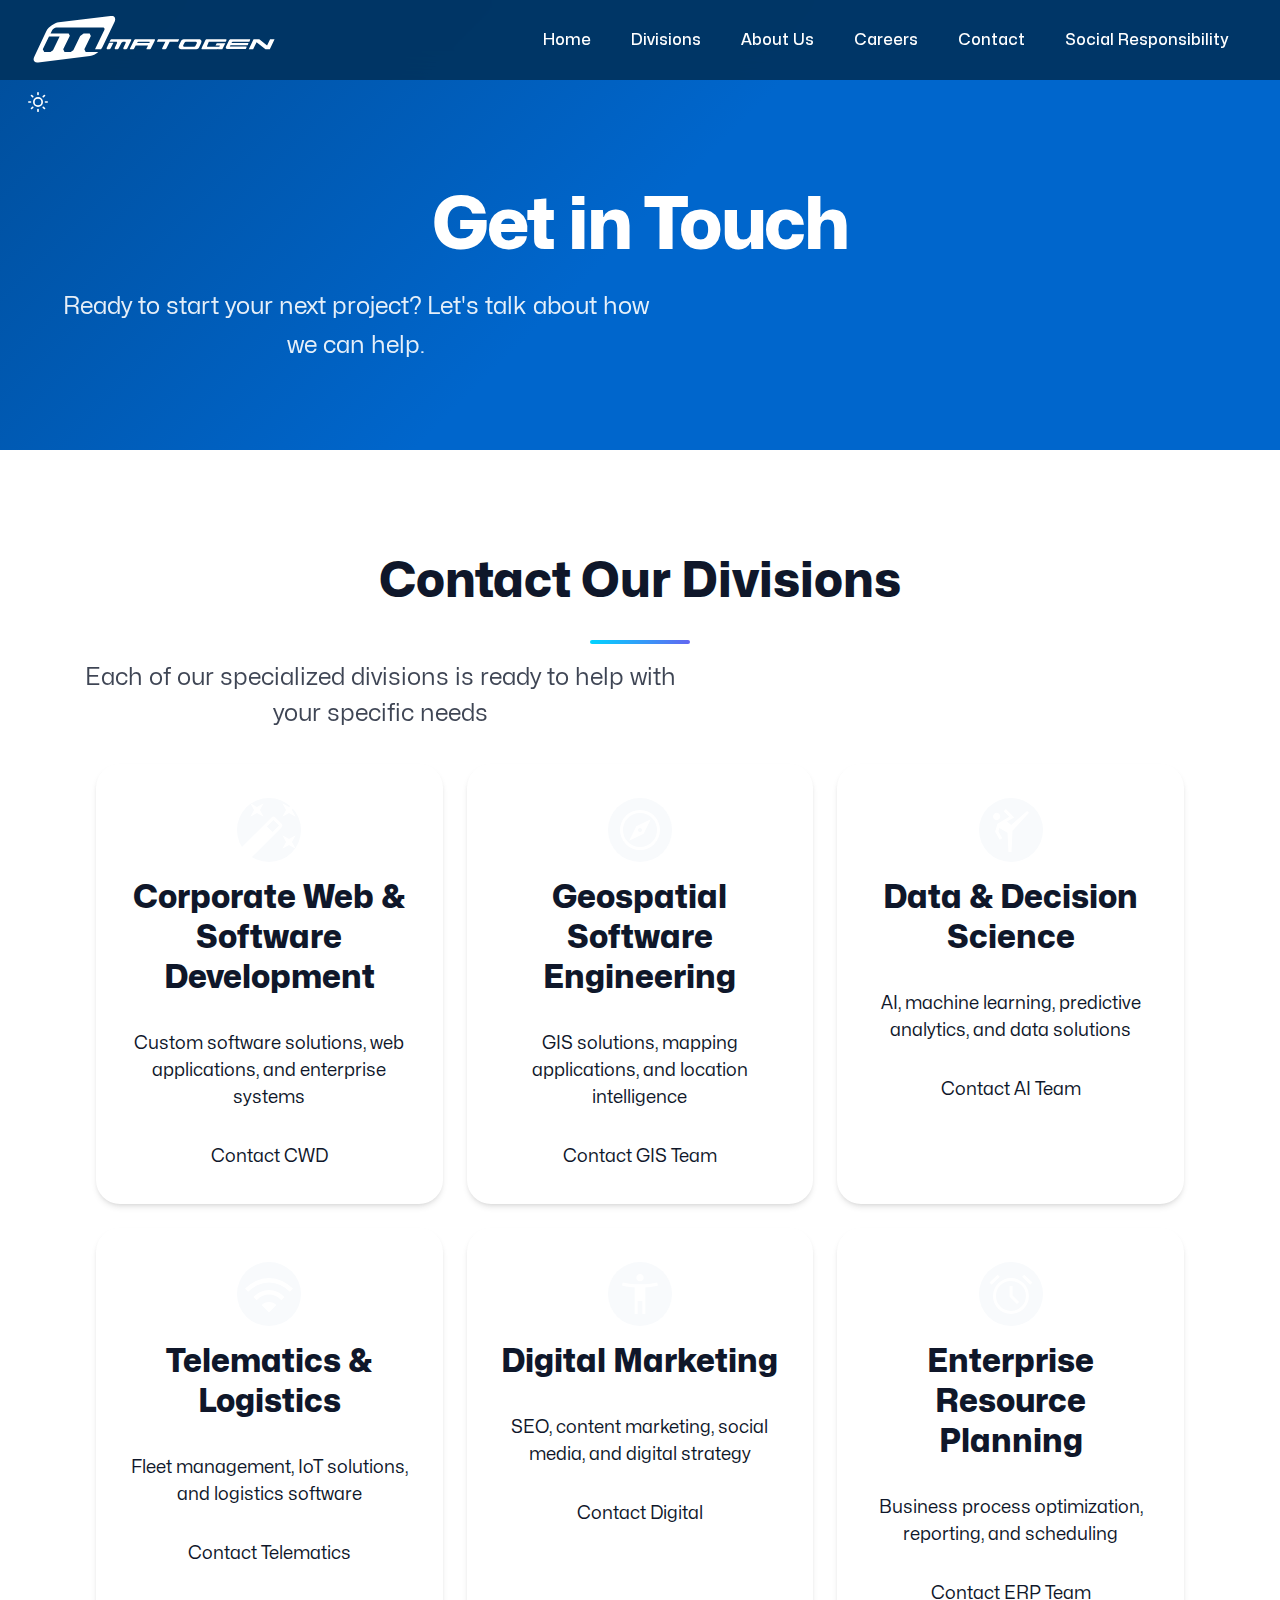
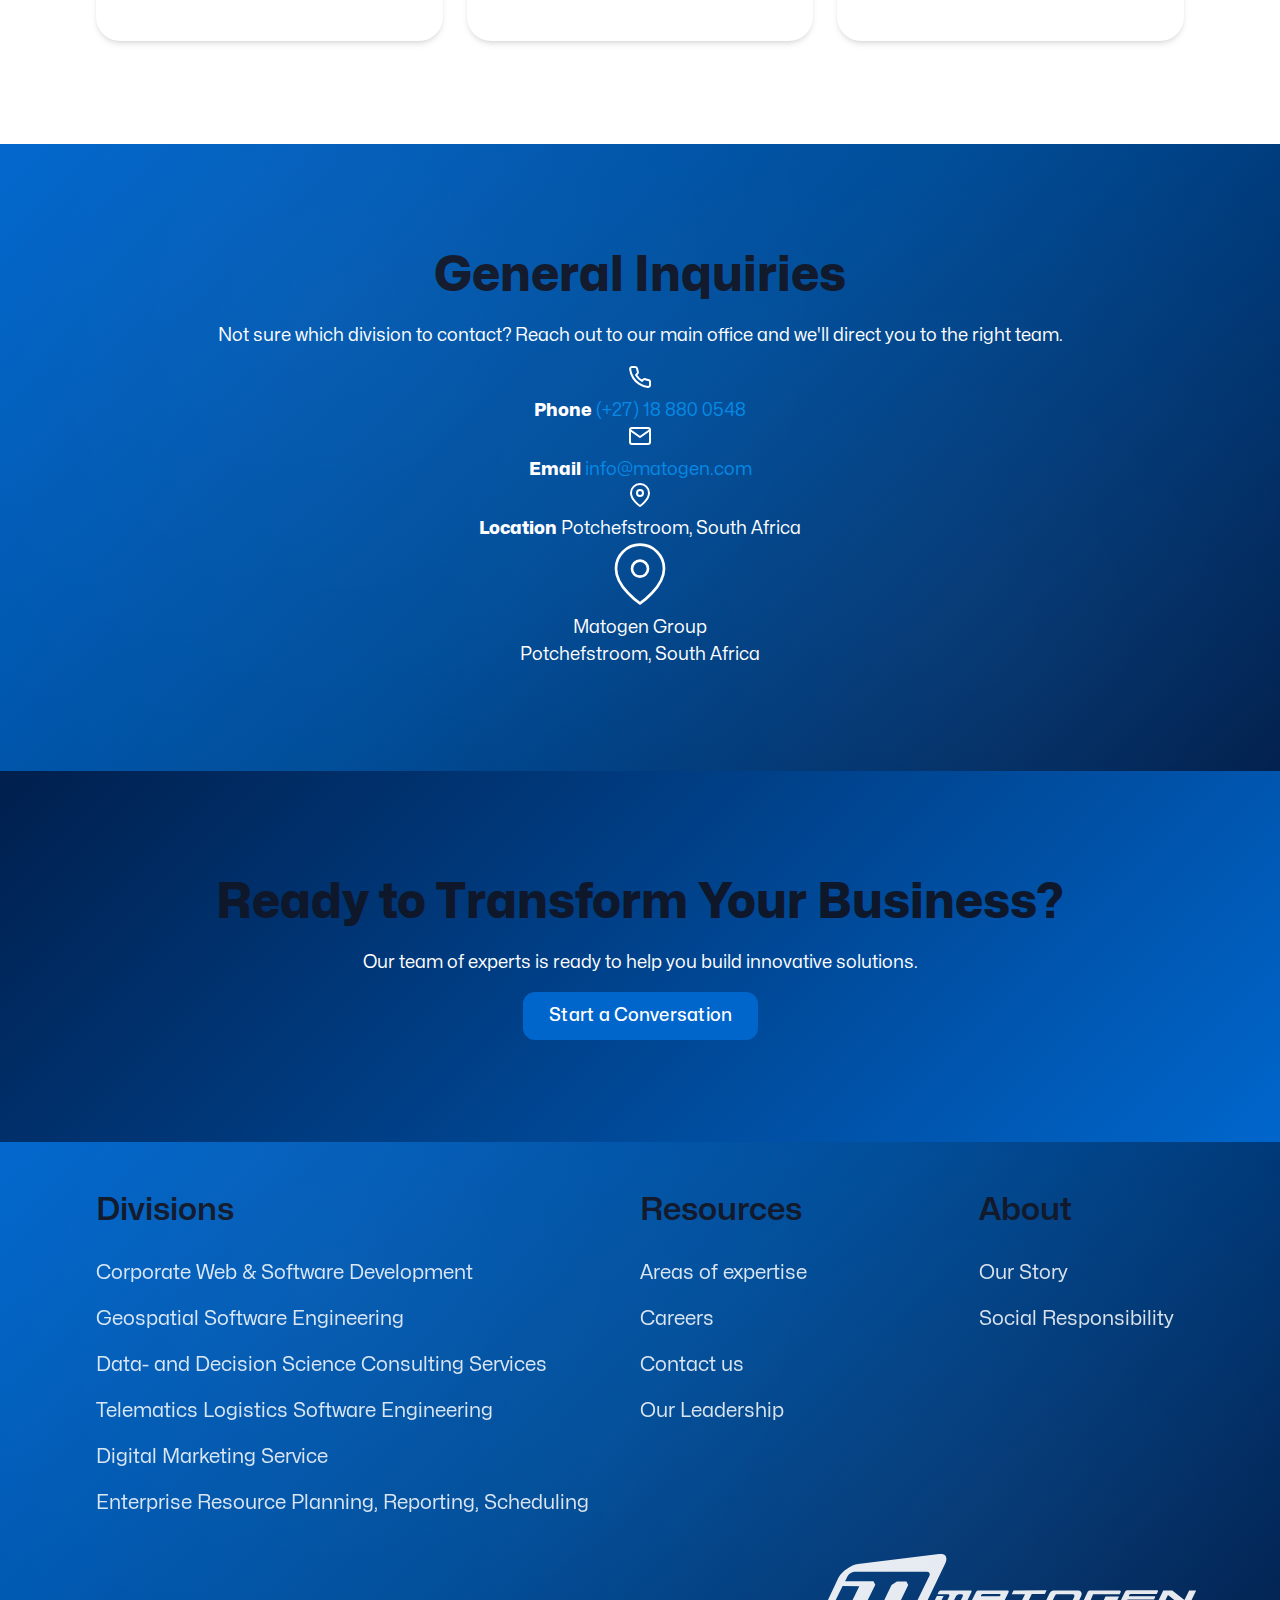
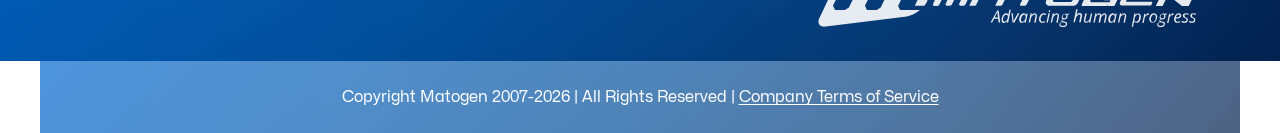
<file: contact/index.html>
<!DOCTYPE html>
<html lang="en">

<head>
  <meta charset="UTF-8" />
  <link rel="icon" type="image/svg+xml" href="/favicon.ico" />
  <meta name="viewport" content="width=device-width, initial-scale=1.0" />

  <title>Contact Us - Matogen Group</title>
  <meta name="description"
    content="Get in touch with Matogen Group. Contact our divisions for software development, data science, GIS, telematics, digital marketing, and ERP solutions." />
  <meta name="keywords"
    content="Matogen, Contact, Software Development, Data Science, GIS, Telematics, Digital Marketing, ERP, South Africa" />

  <!-- Open Graph -->
  <meta property="og:title" content="Contact Us - Matogen Group" />
  <meta property="og:description" content="Get in touch with our team of experts for your technology needs." />
  <meta property="og:type" content="website" />
  <meta property="og:url" content="https://matogen.com/contact/" />
  <script type="module" crossorigin src="/assets/contact-jfGz-Lc3.js"></script>
  <link rel="modulepreload" crossorigin href="/assets/app-DaQcToA3.js">
  <link rel="stylesheet" crossorigin href="/assets/app-Dprk268I.css">
</head>

<body>
  <!-- Preloader -->
  <div class="preloader" id="preloader">
    <img src="/matogen-preloader-logo.svg" alt="Matogen Group Logo" />
  </div>

  <style>
    .preloader {
      position: fixed;
      inset: 0;
      z-index: 9999;
      display: grid;
      place-items: center;
      background-color: rgb(0, 0, 0);
      transition: opacity 0.5s ease-out, visibility 0.5s ease-out;
    }
    .preloader img {
      width: 100px;
      height: 100px;
      animation: preloader-pulse 1.5s ease-in-out infinite;
    }
    .preloader.is-hidden {
      opacity: 0;
      visibility: hidden;
      pointer-events: none;
    }
    @keyframes preloader-pulse {
      0%, 100% { transform: scale(1); opacity: 1; }
      50% { transform: scale(1.1); opacity: 0.8; }
    }
    @keyframes preloader-fallback {
      0%, 90% { opacity: 1; visibility: visible; }
      100% { opacity: 0; visibility: hidden; }
    }
    .preloader {
      animation: preloader-fallback 3s forwards;
    }
  </style>

  <!-- Navigation -->
  <nav class="navigation">
    <div class="mobile-only">
      <div class="logo">
        <a href="/">
          <svg xmlns="http://www.w3.org/2000/svg" width="157.26" height="89.512" viewBox="0 0 157.26 89.512">
            <path
              d="M148.278,99.125,48.514,111.269c-8.414,1.077-19.147,8.6-23.832,16.722L2.206,175.539c-4.7,8.134-1.642,13.9,6.763,12.839L108.6,175.946c5.14-.647,11.138-3.739,16.1-7.873h-24.31l-2.618-5.114,12.558-25.828-2.27-4.425H96.469l-6.618,4.453L76.471,164.69l-5.1,3.429h-11.8l-2.627-5.13,12.617-25.832L57,162.962l12.558-25.813-2.27-4.441H32.691l3.052-6.2a10.215,10.215,0,0,1,8.2-5.506h89.128c3.073,0,4.338,2.483,2.85,5.545l-17.69,36.214h11.757a28.264,28.264,0,0,0,2.453-3.526l22.61-47.259C159.752,103.83,156.693,98.033,148.278,99.125ZM50.234,138.608l-12.839,26.17-5.071,3.41H20.6l-2.676-5.226,11.9-24.36Z"
              transform="translate(0 -98.993)" fill="#56b0e9" />
          </svg>
        </a>
      </div>
      <button class="hamburger js-mobile-menu-toggle" type="button">
        <div class="line"></div>
        <div class="line"></div>
        <div class="line"></div>
      </button>
      <div class="fill"></div>
      <a class="contact-us" href="/#contact">Contact Us</a>
    </div>

    <div class="desktop-logo">
      <a href="/"><img src="/matogen-logo-white-nav.svg" alt="Matogen Group Logo" /></a>
    </div>

    <ul>
      <li><a class="js-nav-item" href="/">Home</a></li>
      <li><a class="js-nav-item" href="/#divisions">Divisions</a></li>
      <li><a class="js-nav-item" href="/about/">About Us</a></li>
      <li><a class="js-nav-item" href="/careers/">Careers</a></li>
      <li><a class="js-nav-item active" href="/contact/">Contact</a></li>
      <li><a class="js-nav-item" href="/social-responsibility/">Social Responsibility</a></li>
    </ul>

    <!-- Theme Toggle -->
    <button class="theme-toggle" id="theme-toggle" type="button" aria-label="Toggle dark mode">
      <svg class="theme-toggle__icon theme-toggle__icon--sun" xmlns="http://www.w3.org/2000/svg" width="20" height="20" viewBox="0 0 24 24" fill="none" stroke="currentColor" stroke-width="2" stroke-linecap="round" stroke-linejoin="round">
        <circle cx="12" cy="12" r="5"></circle>
        <line x1="12" y1="1" x2="12" y2="3"></line>
        <line x1="12" y1="21" x2="12" y2="23"></line>
        <line x1="4.22" y1="4.22" x2="5.64" y2="5.64"></line>
        <line x1="18.36" y1="18.36" x2="19.78" y2="19.78"></line>
        <line x1="1" y1="12" x2="3" y2="12"></line>
        <line x1="21" y1="12" x2="23" y2="12"></line>
        <line x1="4.22" y1="19.78" x2="5.64" y2="18.36"></line>
        <line x1="18.36" y1="5.64" x2="19.78" y2="4.22"></line>
      </svg>
      <svg class="theme-toggle__icon theme-toggle__icon--moon" xmlns="http://www.w3.org/2000/svg" width="20" height="20" viewBox="0 0 24 24" fill="none" stroke="currentColor" stroke-width="2" stroke-linecap="round" stroke-linejoin="round">
        <path d="M21 12.79A9 9 0 1 1 11.21 3 7 7 0 0 0 21 12.79z"></path>
      </svg>
    </button>
  </nav>

  <!-- Page Hero -->
  <section class="page-hero page-hero--contact">
    <div class="container">
      <h1>Get in Touch</h1>
      <p class="page-hero__subtitle">Ready to start your next project? Let's talk about how we can help.</p>
    </div>
  </section>

  <!-- Contact Cards Section -->
  <section class="section section--light contact-divisions">
    <div class="container">
      <h2 class="section-title">Contact Our Divisions</h2>
      <p class="section-sub-title">Each of our specialized divisions is ready to help with your specific needs</p>

      <div class="contact-grid">
        <a class="contact-card" href="https://cwd.matogen.com/contact-us/" target="_blank">
          <div class="contact-card__icon">
            <img src="/auto_fix_normal.svg" alt="Software Development" />
          </div>
          <h3>Corporate Web & Software Development</h3>
          <p>Custom software solutions, web applications, and enterprise systems</p>
          <span class="contact-card__cta">Contact CWD</span>
        </a>

        <a class="contact-card" href="https://tr.matogen.com/#contact" target="_blank">
          <div class="contact-card__icon">
            <img src="/explore.svg" alt="Geospatial" />
          </div>
          <h3>Geospatial Software Engineering</h3>
          <p>GIS solutions, mapping applications, and location intelligence</p>
          <span class="contact-card__cta">Contact GIS Team</span>
        </a>

        <a class="contact-card" href="https://ai.matogen.com/get-in-touch/" target="_blank">
          <div class="contact-card__icon">
            <img src="/sports_martial_arts.svg" alt="Data Science" />
          </div>
          <h3>Data & Decision Science</h3>
          <p>AI, machine learning, predictive analytics, and data solutions</p>
          <span class="contact-card__cta">Contact AI Team</span>
        </a>

        <a class="contact-card" href="https://tel.matogen.com/" target="_blank">
          <div class="contact-card__icon">
            <img src="/wifi.svg" alt="Telematics" />
          </div>
          <h3>Telematics & Logistics</h3>
          <p>Fleet management, IoT solutions, and logistics software</p>
          <span class="contact-card__cta">Contact Telematics</span>
        </a>

        <a class="contact-card" href="https://digital.matogen.com/#contact" target="_blank">
          <div class="contact-card__icon">
            <img src="/accessibility_new.svg" alt="Digital Marketing" />
          </div>
          <h3>Digital Marketing</h3>
          <p>SEO, content marketing, social media, and digital strategy</p>
          <span class="contact-card__cta">Contact Digital</span>
        </a>

        <a class="contact-card" href="https://zebra.matogen.com/" target="_blank">
          <div class="contact-card__icon">
            <img src="/efficiency.svg" alt="ERP" />
          </div>
          <h3>Enterprise Resource Planning</h3>
          <p>Business process optimization, reporting, and scheduling</p>
          <span class="contact-card__cta">Contact ERP Team</span>
        </a>
      </div>
    </div>
  </section>

  <!-- General Contact Section -->
  <section class="section section--blue contact-info">
    <div class="container">
      <div class="contact-info__grid">
        <div class="contact-info__details">
          <h2>General Inquiries</h2>
          <p>Not sure which division to contact? Reach out to our main office and we'll direct you to the right team.</p>

          <div class="contact-info__item">
            <div class="contact-info__icon">
              <svg xmlns="http://www.w3.org/2000/svg" width="24" height="24" viewBox="0 0 24 24" fill="none" stroke="currentColor" stroke-width="2" stroke-linecap="round" stroke-linejoin="round">
                <path d="M22 16.92v3a2 2 0 0 1-2.18 2 19.79 19.79 0 0 1-8.63-3.07 19.5 19.5 0 0 1-6-6 19.79 19.79 0 0 1-3.07-8.67A2 2 0 0 1 4.11 2h3a2 2 0 0 1 2 1.72 12.84 12.84 0 0 0 .7 2.81 2 2 0 0 1-.45 2.11L8.09 9.91a16 16 0 0 0 6 6l1.27-1.27a2 2 0 0 1 2.11-.45 12.84 12.84 0 0 0 2.81.7A2 2 0 0 1 22 16.92z"></path>
              </svg>
            </div>
            <div>
              <strong>Phone</strong>
              <a href="tel:+27188800548">(+27) 18 880 0548</a>
            </div>
          </div>

          <div class="contact-info__item">
            <div class="contact-info__icon">
              <svg xmlns="http://www.w3.org/2000/svg" width="24" height="24" viewBox="0 0 24 24" fill="none" stroke="currentColor" stroke-width="2" stroke-linecap="round" stroke-linejoin="round">
                <path d="M4 4h16c1.1 0 2 .9 2 2v12c0 1.1-.9 2-2 2H4c-1.1 0-2-.9-2-2V6c0-1.1.9-2 2-2z"></path>
                <polyline points="22,6 12,13 2,6"></polyline>
              </svg>
            </div>
            <div>
              <strong>Email</strong>
              <a href="mailto:info@matogen.com">info@matogen.com</a>
            </div>
          </div>

          <div class="contact-info__item">
            <div class="contact-info__icon">
              <svg xmlns="http://www.w3.org/2000/svg" width="24" height="24" viewBox="0 0 24 24" fill="none" stroke="currentColor" stroke-width="2" stroke-linecap="round" stroke-linejoin="round">
                <path d="M21 10c0 7-9 13-9 13s-9-6-9-13a9 9 0 0 1 18 0z"></path>
                <circle cx="12" cy="10" r="3"></circle>
              </svg>
            </div>
            <div>
              <strong>Location</strong>
              <span>Potchefstroom, South Africa</span>
            </div>
          </div>
        </div>

        <div class="contact-info__map">
          <div class="contact-info__map-placeholder">
            <svg xmlns="http://www.w3.org/2000/svg" width="64" height="64" viewBox="0 0 24 24" fill="none" stroke="currentColor" stroke-width="1" stroke-linecap="round" stroke-linejoin="round">
              <path d="M21 10c0 7-9 13-9 13s-9-6-9-13a9 9 0 0 1 18 0z"></path>
              <circle cx="12" cy="10" r="3"></circle>
            </svg>
            <p>Matogen Group<br/>Potchefstroom, South Africa</p>
          </div>
        </div>
      </div>
    </div>
  </section>

  <!-- CTA Section -->
  <section class="section section--gradient contact-cta">
    <div class="container">
      <h2>Ready to Transform Your Business?</h2>
      <p>Our team of experts is ready to help you build innovative solutions.</p>
      <a href="https://cwd.matogen.com/contact-us/" target="_blank" class="btn btn-primary btn-lg">Start a Conversation</a>
    </div>
  </section>

  <!-- Footer -->
  <section class="section section--blue footer-links">
    <div class="container">
      <div class="grid">
        <div class="divisions">
          <h4>Divisions</h4>
          <ul>
            <li><a target="_blank" href="https://cwd.matogen.com">Corporate Web & Software Development</a></li>
            <li><a target="_blank" href="https://tr.matogen.com">Geospatial Software Engineering</a></li>
            <li><a target="_blank" href="https://ai.matogen.com">Data- and Decision Science Consulting Services</a></li>
            <li><a target="_blank" href="https://tel.matogen.com">Telematics Logistics Software Engineering</a></li>
            <li><a target="_blank" href="https://digital.matogen.com">Digital Marketing Service</a></li>
            <li><a target="_blank" href="https://zebra.matogen.com">Enterprise Resource Planning, Reporting, Scheduling</a></li>
          </ul>
        </div>
        <div class="resources">
          <h4>Resources</h4>
          <ul>
            <li><a href="/#industries">Areas of expertise</a></li>
            <li><a href="/careers/">Careers</a></li>
            <li><a href="/contact/">Contact us</a></li>
            <li><a href="/#leadership">Our Leadership</a></li>
          </ul>
        </div>
        <div class="about">
          <h4>About</h4>
          <ul>
            <li><a href="/about/">Our Story</a></li>
            <li><a href="/social-responsibility/">Social Responsibility</a></li>
          </ul>
        </div>
      </div>
      <div class="logo">
        <div>
          <a href="/"><img src="/matogen-logo-white-slogan.svg" alt="Matogen Group Logo" /></a>
        </div>
      </div>
    </div>
  </section>

  <!-- Copyright -->
  <footer class="section section--blue footer-copyright">
    <div class="container">
      <p>Copyright Matogen 2007-<span data-current-year></span> | All Rights Reserved | <a href="/terms-of-service/">Company Terms of Service</a></p>
    </div>
  </footer>

</body>

</html>
</file>
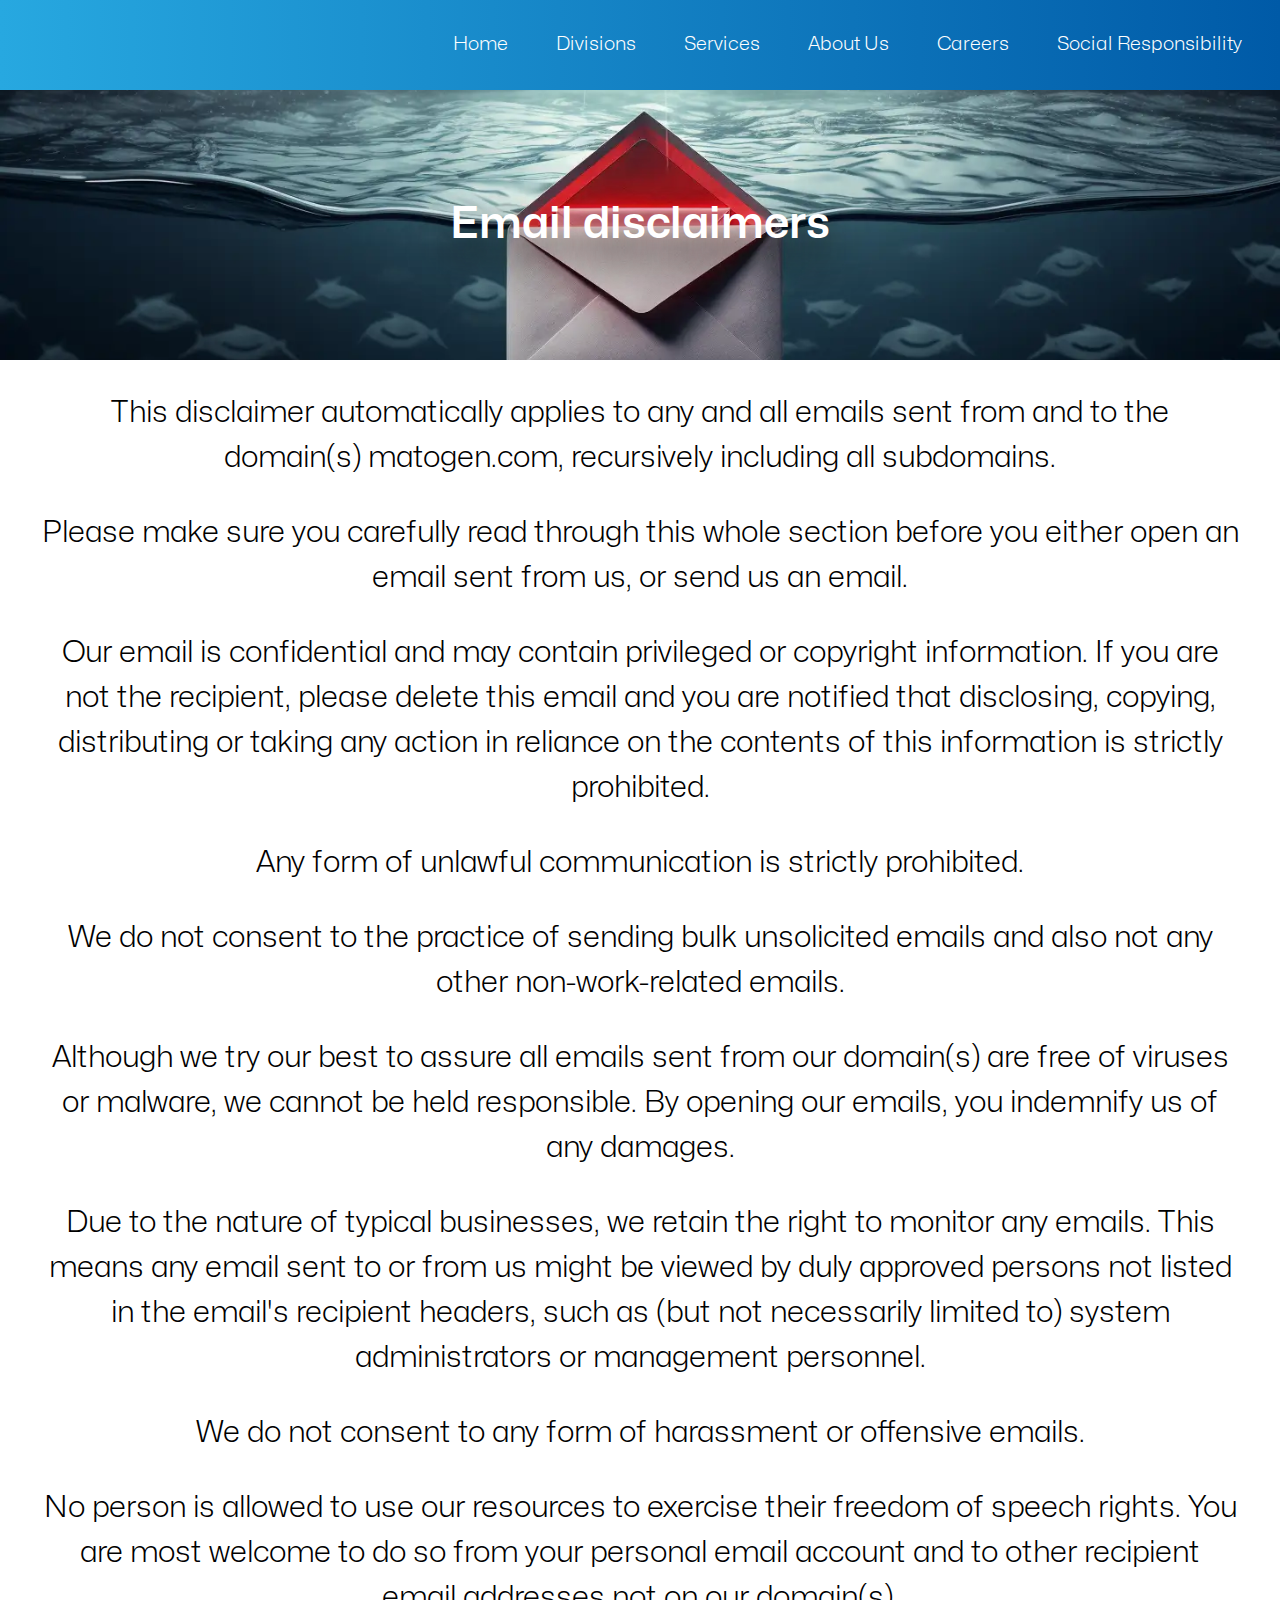
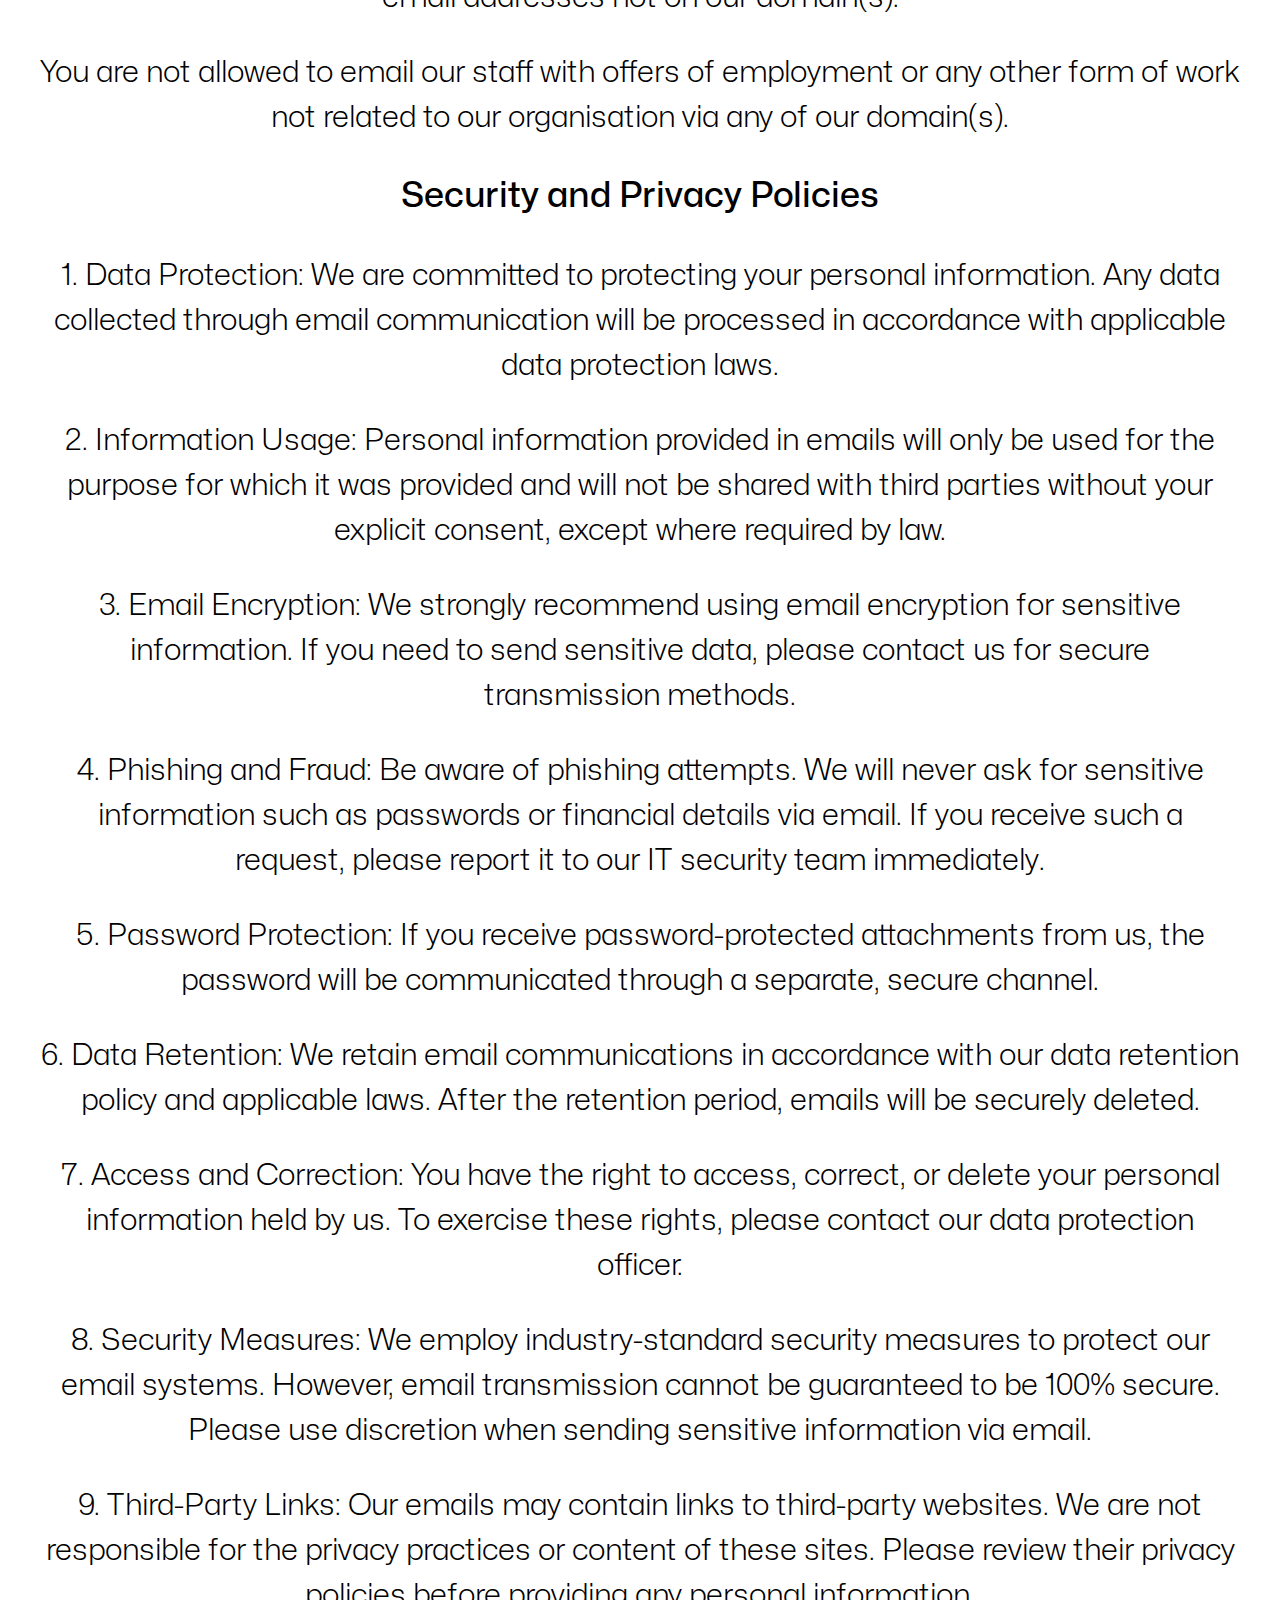
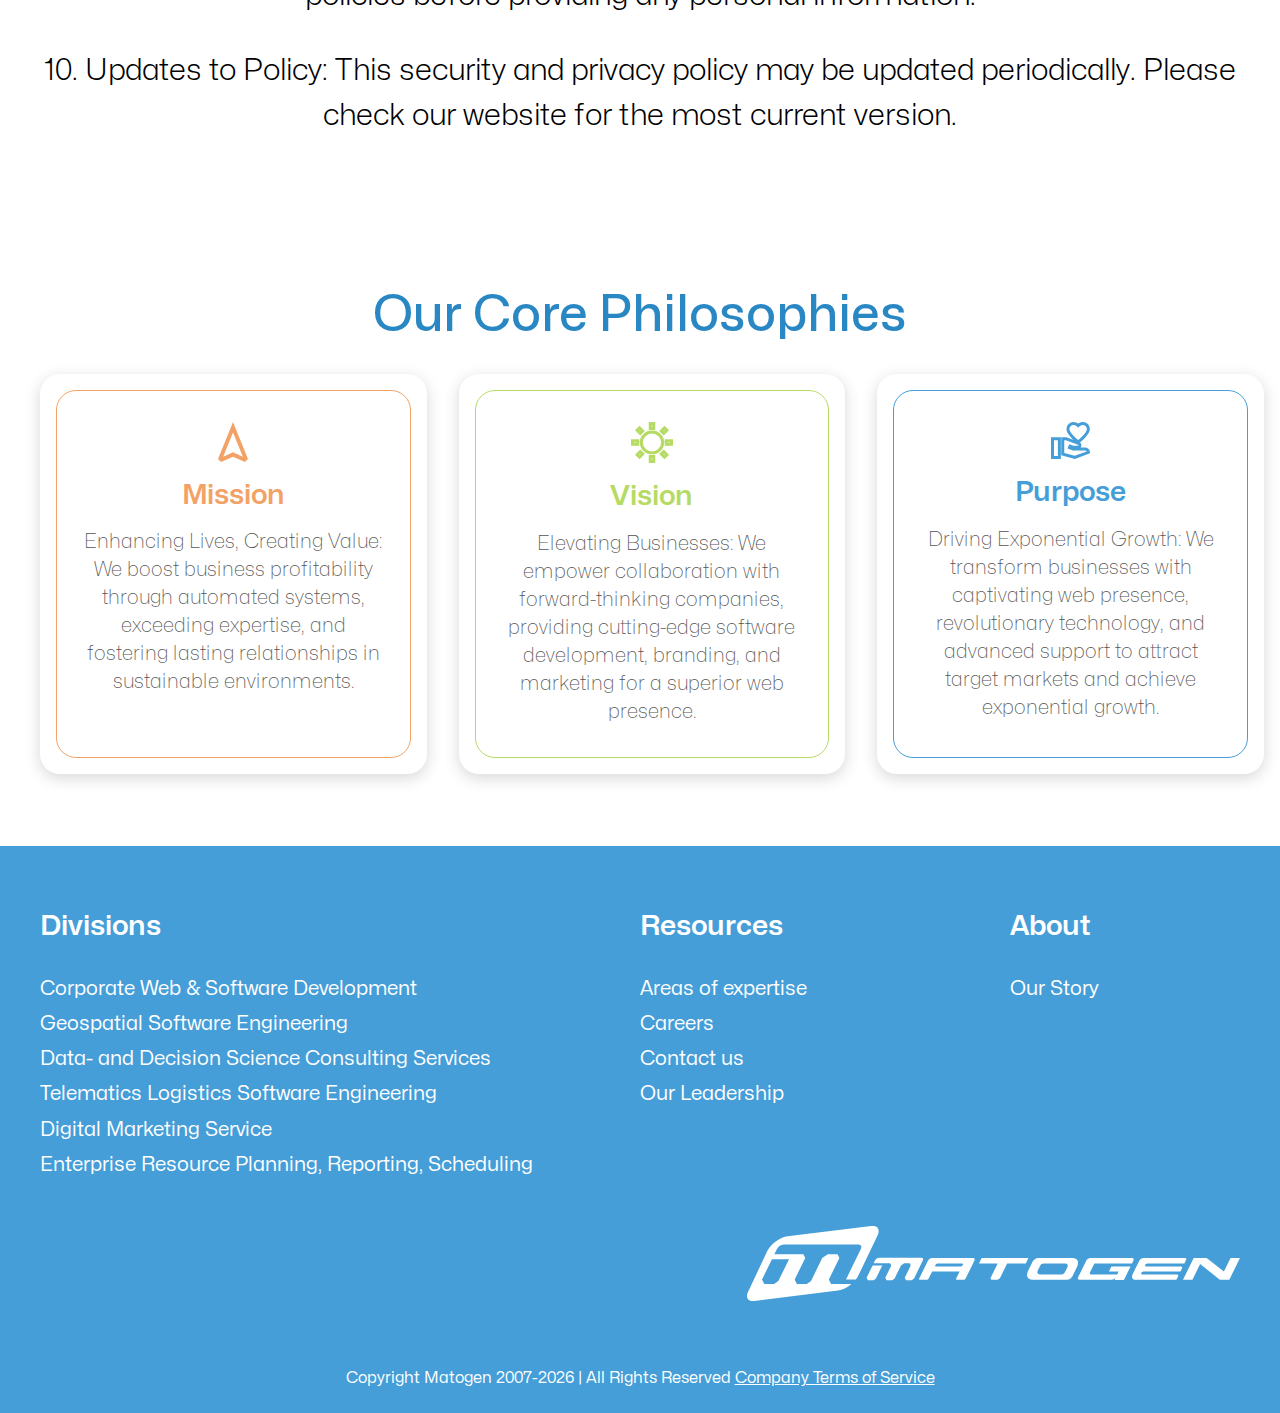
<file: email-disclaimers/index.html>
<!DOCTYPE html>
<html lang="en">
  <head>
    <meta charset="UTF-8" />
    <link rel="icon" type="image/svg+xml" href="../favicon.ico" />
    <meta name="viewport" content="width=device-width, initial-scale=1.0" />
    <link rel="preconnect" href="https://fonts.googleapis.com" />
    <link rel="preconnect" href="https://fonts.gstatic.com" crossorigin />
    <link href="https://fonts.googleapis.com/css2?family=Nunito&display=swap" rel="stylesheet" />
    <title>Matogen - Email Disclaimers</title>
    <script type="module" crossorigin src="/assets/emailDisclaimers-02e666c6.js"></script>
    <link rel="modulepreload" crossorigin href="/assets/current-dates-863ad90b.js">
    <link rel="stylesheet" href="/assets/current-dates-5c63519a.css">
  </head>
  <body>
    <!-- #region navigation -->
    <nav class="navigation navigation--solid">
      <div class="mobile-only">
        <div class="logo">
          <svg xmlns="http://www.w3.org/2000/svg" width="157.26" height="89.512" viewBox="0 0 157.26 89.512">
            <path
              d="M148.278,99.125,48.514,111.269c-8.414,1.077-19.147,8.6-23.832,16.722L2.206,175.539c-4.7,8.134-1.642,13.9,6.763,12.839L108.6,175.946c5.14-.647,11.138-3.739,16.1-7.873h-24.31l-2.618-5.114,12.558-25.828-2.27-4.425H96.469l-6.618,4.453L76.471,164.69l-5.1,3.429h-11.8l-2.627-5.13,12.617-25.832L57,162.962l12.558-25.813-2.27-4.441H32.691l3.052-6.2a10.215,10.215,0,0,1,8.2-5.506h89.128c3.073,0,4.338,2.483,2.85,5.545l-17.69,36.214h11.757a28.264,28.264,0,0,0,2.453-3.526l22.61-47.259C159.752,103.83,156.693,98.033,148.278,99.125ZM50.234,138.608l-12.839,26.17-5.071,3.41H20.6l-2.676-5.226,11.9-24.36Z"
              transform="translate(0 -98.993)"
              fill="#56b0e9"
            />
          </svg>
        </div>
        <button class="hamburger js-mobile-menu-toggle" type="button">
          <div class="line"></div>
          <div class="line"></div>
          <div class="line"></div>
        </button>
        <div class="fill"></div>
        <a class="contact-us" href="/#contact">Contact Us</a>
      </div>
      <ul>
        <li><a class="js-nav-item" href="/">Home</a></li>
        <li><a class="js-nav-item" href="/#divisions">Divisions</a></li>
        <li><a class="js-nav-item" href="/#services">Services</a></li>
        <li><a class="js-nav-item" href="/#about">About Us</a></li>
        <li><a class="js-nav-item" href="/#careers">Careers</a></li>
        <li><a class="js-nav-item" href="/social-responsibility/">Social Responsibility</a></li>
      </ul>
    </nav>
    <!-- #endregion navigation -->

    <section class="division-hero division-hero--email-disclaimers">
      <div class="container">
        <h1>Email disclaimers</h1>
      </div>
    </section>

    <section class="section section--content division-intro">
      <div class="container">
        <p>
        This disclaimer automatically applies to any and all emails sent from and to the domain(s) matogen.com, recursively including all subdomains.
        </p>
        <p>
        Please make sure you carefully read through this whole section before you either open an email sent from us, or send us an email.
        </p>
        <p>
        Our email is confidential and may contain privileged or copyright information. If you are not the recipient, please delete this email and you are notified that disclosing, copying, distributing or taking any action in reliance on the contents of this information is strictly prohibited.
        </p>
        <p>
        Any form of unlawful communication is strictly prohibited.
        </p>
        <p>
        We do not consent to the practice of sending bulk unsolicited emails and also not any other non-work-related emails.
        </p>
        <p>
        Although we try our best to assure all emails sent from our domain(s) are free of viruses or malware, we cannot be held responsible. By opening our emails, you indemnify us of any damages.
        </p>
        <p>
        Due to the nature of typical businesses, we retain the right to monitor any emails. This means any email sent to or from us might be viewed by duly approved persons not listed in the email's recipient headers, such as (but not necessarily limited to) system administrators or management personnel.
        </p>
        <p>
        We do not consent to any form of harassment or offensive emails.
        </p>
        <p>
        No person is allowed to use our resources to exercise their freedom of speech rights. You are most welcome to do so from your personal email account and to other recipient email addresses not on our domain(s).
        </p>
        <p>
        You are not allowed to email our staff with offers of employment or any other form of work not related to our organisation via any of our domain(s).
        </p>
        <h3>Security and Privacy Policies</h3>
        <p>
        1. Data Protection: We are committed to protecting your personal information. Any data collected through email communication will be processed in accordance with applicable data protection laws.
        </p>
        <p>
        2. Information Usage: Personal information provided in emails will only be used for the purpose for which it was provided and will not be shared with third parties without your explicit consent, except where required by law.
        </p>
        <p>
        3. Email Encryption: We strongly recommend using email encryption for sensitive information. If you need to send sensitive data, please contact us for secure transmission methods.
        </p>
        <p>
        4. Phishing and Fraud: Be aware of phishing attempts. We will never ask for sensitive information such as passwords or financial details via email. If you receive such a request, please report it to our IT security team immediately.
        </p>
        <p>
        5. Password Protection: If you receive password-protected attachments from us, the password will be communicated through a separate, secure channel.
        </p>
        <p>
        6. Data Retention: We retain email communications in accordance with our data retention policy and applicable laws. After the retention period, emails will be securely deleted.
        </p>
        <p>
        7. Access and Correction: You have the right to access, correct, or delete your personal information held by us. To exercise these rights, please contact our data protection officer.
        </p>
        <p>
        8. Security Measures: We employ industry-standard security measures to protect our email systems. However, email transmission cannot be guaranteed to be 100% secure. Please use discretion when sending sensitive information via email.
        </p>
        <p>
        9. Third-Party Links: Our emails may contain links to third-party websites. We are not responsible for the privacy practices or content of these sites. Please review their privacy policies before providing any personal information.
        </p>
        <p>
        10. Updates to Policy: This security and privacy policy may be updated periodically. Please check our website for the most current version.
        </p>
      </div>
    </section>

    <!-- #region OurPhilosophies -->
    <section class="section section--light typography">
      <div class="container">
        <h2>Our Core Philosophies</h2>

        <div class="philosophies">
          <div class="philosophy philosophy--mission">
            <div class="philosophy-icon">
              <img src="../mission.svg" />
            </div>
            <div class="philosophy-title">Mission</div>
            <div class="philosophy-description">
              Enhancing Lives, Creating Value: We boost business profitability through automated systems, exceeding
              expertise, and fostering lasting relationships in sustainable environments.
            </div>
          </div>

          <div class="philosophy philosophy--vision">
            <div class="philosophy-icon">
              <img src="../vision.svg" />
            </div>
            <div class="philosophy-title">Vision</div>
            <div class="philosophy-description">
              Elevating Businesses: We empower collaboration with forward-thinking companies, providing cutting-edge
              software development, branding, and marketing for a superior web presence.
            </div>
          </div>

          <div class="philosophy philosophy--purpose">
            <div class="philosophy-icon">
              <img src="../purpose.svg" />
            </div>
            <div class="philosophy-title">Purpose</div>
            <div class="philosophy-description">
              Driving Exponential Growth: We transform businesses with captivating web presence, revolutionary
              technology, and advanced support to attract target markets and achieve exponential growth.
            </div>
          </div>
        </div>
      </div>
    </section>
    <!-- #endregion -->

    <!-- #region Footer -->
    <section class="section section--blue footer-links">
      <div class="container">
        <div class="grid">
          <div class="divisions">
            <h4>Divisions</h4>
            <ul>
              <li>
                <a target="_blank" href="https://cwd.matogen.com">Corporate Web & Software Development</a>
              </li>
              <li>
                <a target="_blank" href="https://tr.matogen.com">Geospatial Software Engineering</a>
              </li>
              <li>
                <a target="_blank" href="https://ai.matogen.com">Data- and Decision Science Consulting Services</a>
              </li>
              <li>
                <a target="_blank" href="https://tel.matogen.com">Telematics Logistics Software
                  Engineering</a>
              </li>
              <li><a target="_blank" href="https://digital.matogen.com">Digital Marketing Service</a></li>
              <li>
                <a target="_blank" href="https://zebra.matogen.com">Enterprise Resource Planning, Reporting,
                  Scheduling</a>
              </li>
            </ul>
          </div>
          <div class="resources">
            <h4>Resources</h4>
            <ul>
              <li><a href="/#industries">Areas of expertise</a></li>
              <li><a href="/#careers">Careers</a></li>
              <li><a href="/#contact">Contact us</a></li>
              <li><a href="/#leadership">Our Leadership</a></li>
            </ul>
          </div>
          <div class="about">
            <h4>About</h4>
            <ul>
              <li><a href="https://cwd.matogen.com/about-us/about-our-company">Our Story</a></li>
            </ul>
          </div>
        </div>
        <div class="logo">
          <img src="/matogen-logo-white.svg" alt="Matogen Group Logo" />
        </div>
      </div>
    </section>
    <!-- #endregion -->

    <!-- #region Copyright -->
    <footer class="section section--blue footer-copyright">
      <div class="container">
        <p>Copyright Matogen 2007-<span data-current-year></span> | All Rights Reserved <a href="/terms-of-service/">Company Terms of Service</a></p>
      </div>
    </footer>
    <!-- #endregion -->

    
  </body>
</html>
</file>
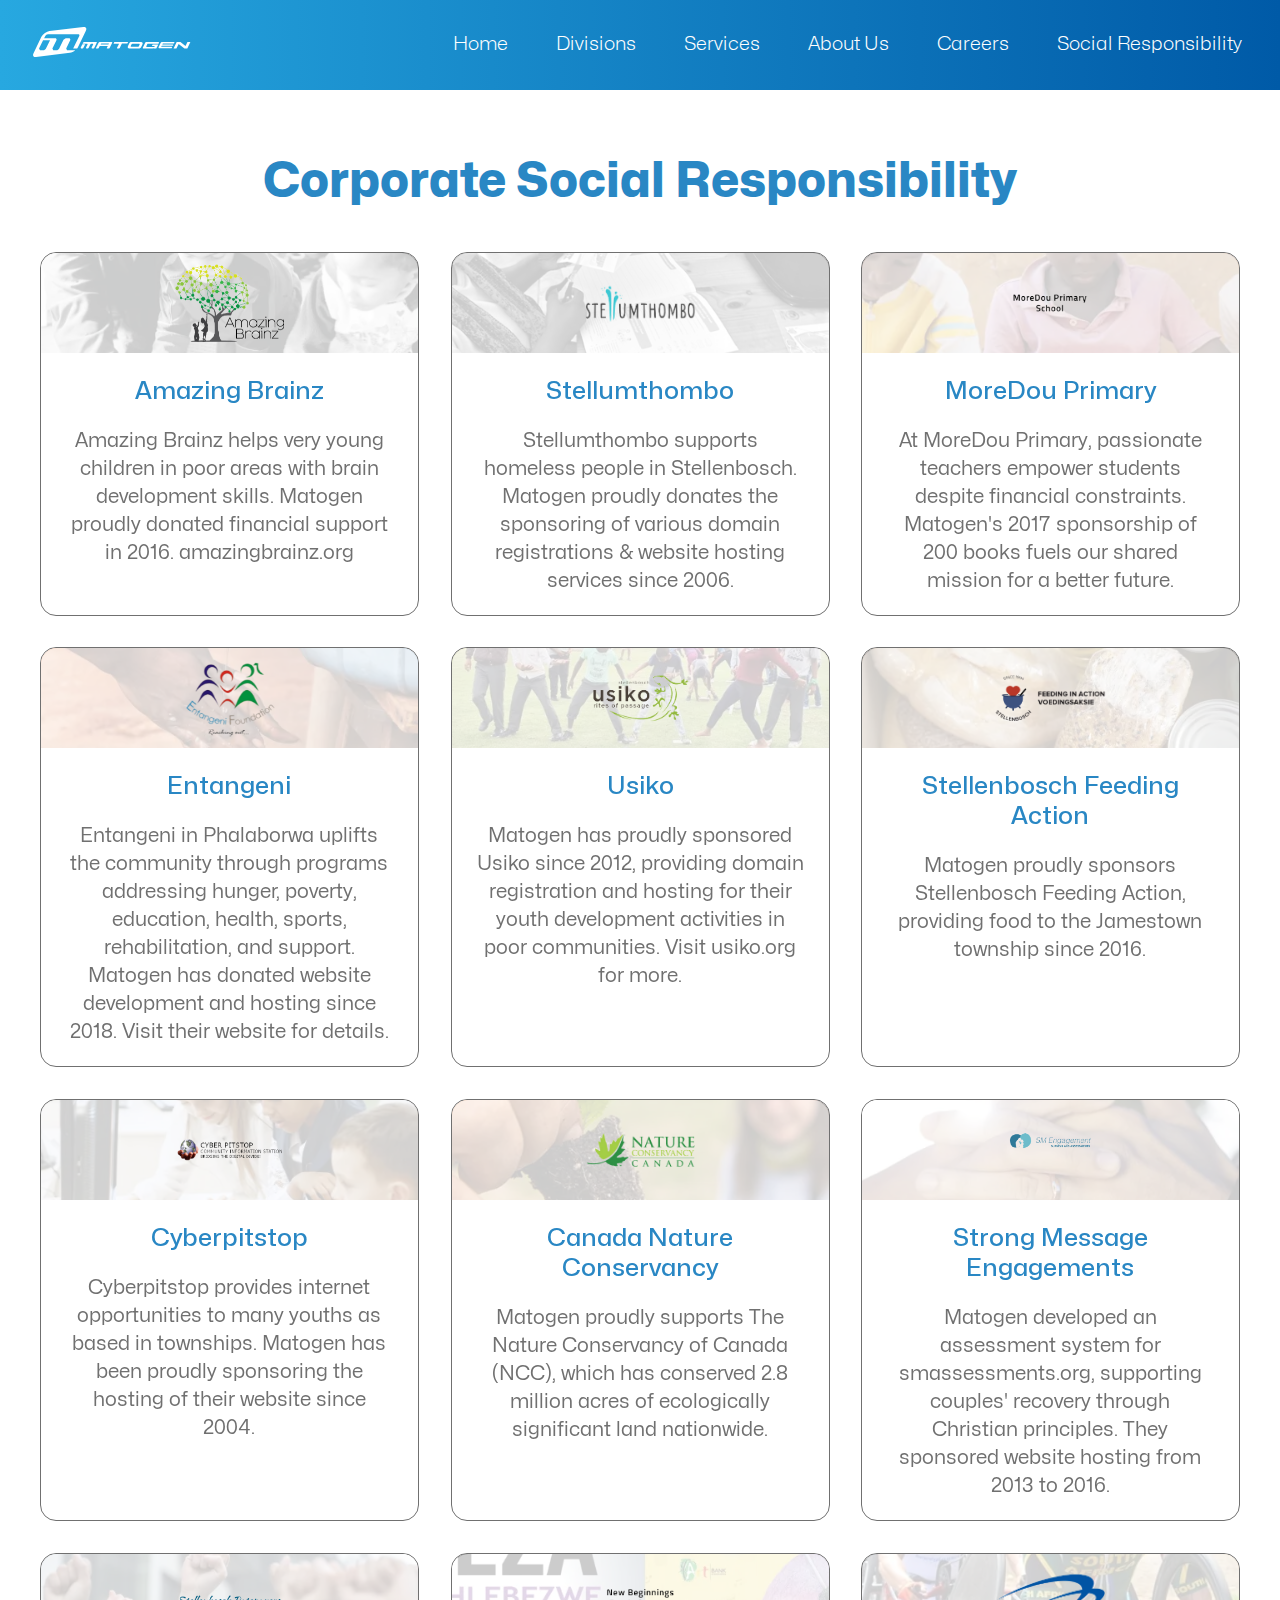
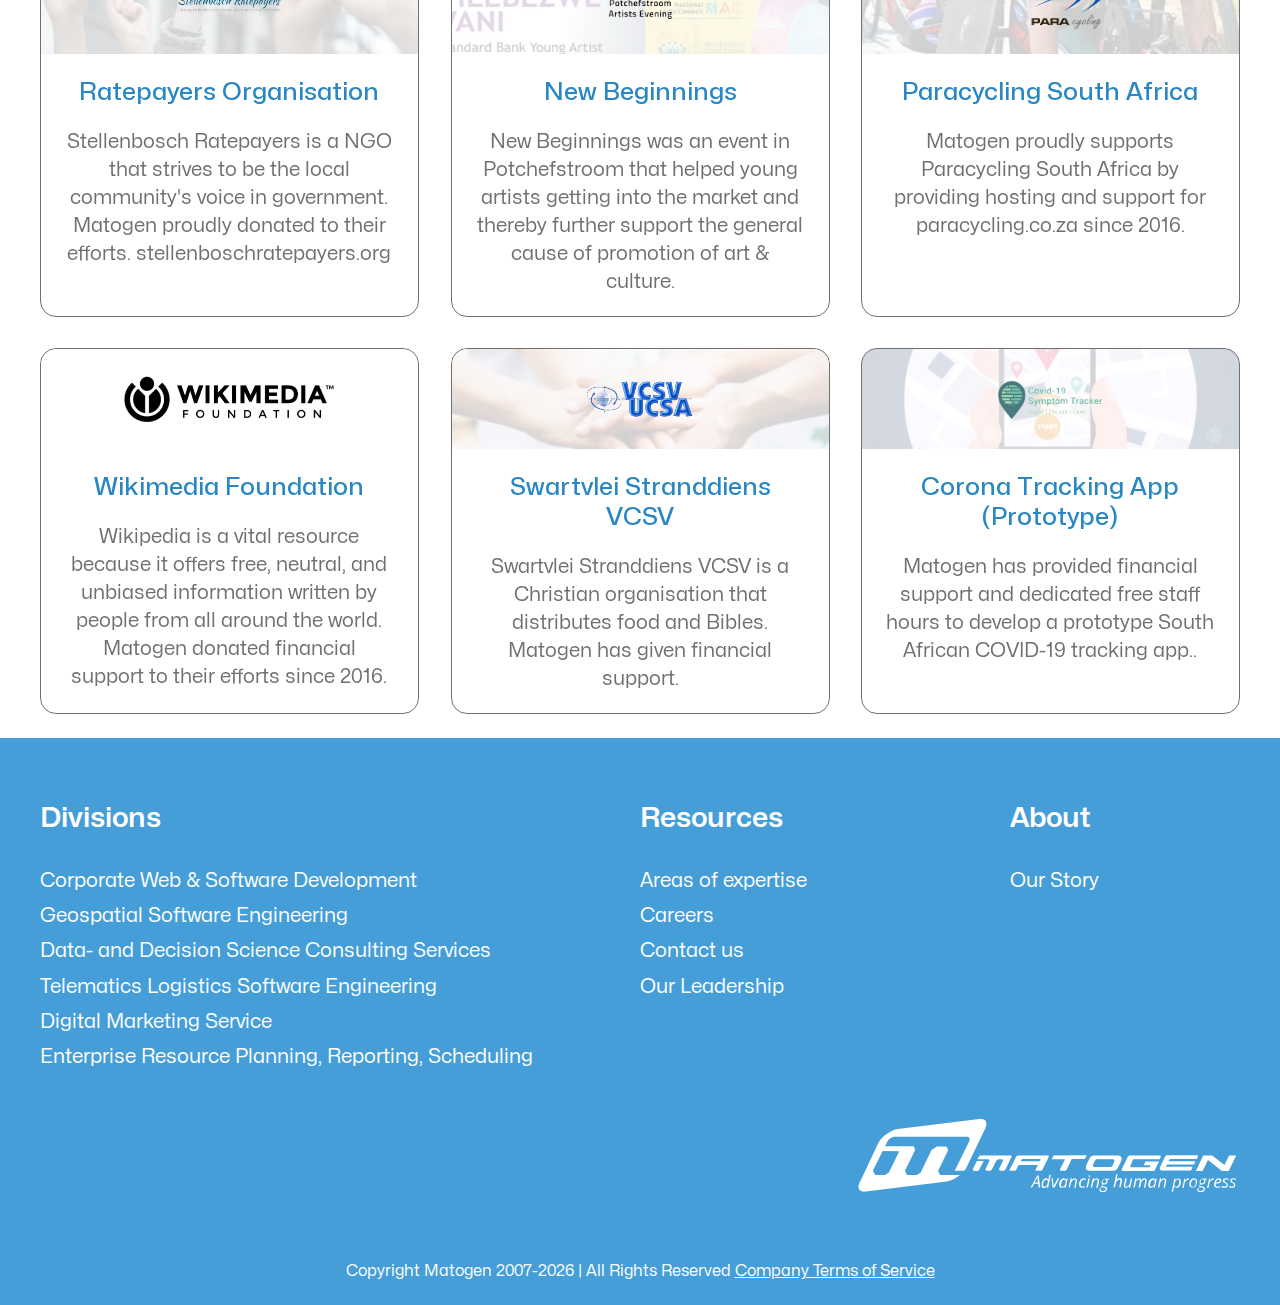
<file: social-responsibility/index.html>
<!DOCTYPE html>
<html lang="en">
  <head>
    <meta charset="UTF-8" />
    <link rel="icon" type="image/svg+xml" href="../favicon.ico" />
    <meta name="viewport" content="width=device-width, initial-scale=1.0" />
    <link rel="preconnect" href="https://fonts.googleapis.com" />
    <link rel="preconnect" href="https://fonts.gstatic.com" crossorigin />
    <link href="https://fonts.googleapis.com/css2?family=Nunito&display=swap" rel="stylesheet" />
    <title>Matogen Corporate Social Responsibility | Community Engagement & Support</title>
    <meta name="keywords" content="Corporate Social Responsibility, Community Support, Charity Partnerships, Brain Development, Homeless Support, Education Empowerment, Community Upliftment, Youth Development, Feeding Programs, Internet Opportunities, Nature Conservation, Couples' Recovery, Art & Culture Promotion, Paracycling, Unbiased Information, Christian Organization, Corona Tracking App">
    <meta name="description" content="Discover Matogen's deep commitment to Corporate Social Responsibility. Our support and engagement with various organizations span brain development, homeless support, education empowerment, community upliftment, youth development, feeding programs, internet opportunities, nature conservation, couples' recovery, art and culture promotion, and more.">  
    <script type="module" crossorigin src="/assets/socialResponsibility-f3968457.js"></script>
    <link rel="modulepreload" crossorigin href="/assets/current-dates-863ad90b.js">
    <link rel="modulepreload" crossorigin href="/assets/hover-e283d302.js">
    <link rel="modulepreload" crossorigin href="/assets/mobile-burger-menu-834199b2.js">
    <link rel="stylesheet" href="/assets/current-dates-5c63519a.css">
  </head>
  <body>
    <nav class="navigation navigation--solid">
      <div class="mobile-only">
        <div class="logo">
          <a href="https://matogen.com/" target="blank">
            <svg xmlns="http://www.w3.org/2000/svg" width="157.26" height="89.512" viewBox="0 0 157.26 89.512">
              <path
                d="M148.278,99.125,48.514,111.269c-8.414,1.077-19.147,8.6-23.832,16.722L2.206,175.539c-4.7,8.134-1.642,13.9,6.763,12.839L108.6,175.946c5.14-.647,11.138-3.739,16.1-7.873h-24.31l-2.618-5.114,12.558-25.828-2.27-4.425H96.469l-6.618,4.453L76.471,164.69l-5.1,3.429h-11.8l-2.627-5.13,12.617-25.832L57,162.962l12.558-25.813-2.27-4.441H32.691l3.052-6.2a10.215,10.215,0,0,1,8.2-5.506h89.128c3.073,0,4.338,2.483,2.85,5.545l-17.69,36.214h11.757a28.264,28.264,0,0,0,2.453-3.526l22.61-47.259C159.752,103.83,156.693,98.033,148.278,99.125ZM50.234,138.608l-12.839,26.17-5.071,3.41H20.6l-2.676-5.226,11.9-24.36Z"
                transform="translate(0 -98.993)" fill="#56b0e9" />
            </svg>
          </a>
        </div>
        <button class="hamburger js-mobile-menu-toggle" type="button">
          <div class="line"></div>
          <div class="line"></div>
          <div class="line"></div>
        </button>
        <div class="fill"></div>
        <a class="contact-us" href="/#contact">Contact Us</a>
      </div>

      <div class="desktop-logo">
      
        <a href="https://matogen.com/" target="blank"><img src="/matogen-logo-white-nav.svg" alt="Matogen Group Logo" /></a>      
      
    </div>
      <ul>
        <li><a class="js-nav-item" href="/index.html#home">Home</a></li>
        <li><a class="js-nav-item" href="/#divisions">Divisions</a></li>
        <li><a class="js-nav-item" href="/#contact">Services</a></li>
        <li><a class="js-nav-item" href="/#about">About Us</a></li>
        <li><a class="js-nav-item" href="/#careers">Careers</a></li>
        <li><a class="js-nav-item" href="/social-responsibility/">Social Responsibility</a></li>
      </ul>
    </nav>

    <section id="divisions" class="section section--light">
      <h2 class="section-title">Corporate Social Responsibility</h2>

      <div class="container">
        <div class="responsibilities">
          <div class="responsibility responsibility--amazing-brainz">
            <h3 class="responsibility-title">Amazing Brainz</h3>
            <div class="responsibility-logo">
              <img src="../amazing-brains.webp" alt="Amazing Brainz" />
            </div>
            <p class="responsibility-description">
              Amazing Brainz helps very young children in poor areas with brain development skills. Matogen proudly
              donated financial support in 2016. amazingbrainz.org
            </p>
          </div>

          <div class="responsibility responsibility--stellumthombo">
            <h3 class="responsibility-title">Stellumthombo</h3>
            <div class="responsibility-logo">
              <img src="../stellumthombo.webp" alt="Stellumthombo" />
            </div>
            <p class="responsibility-description">
              Stellumthombo supports homeless people in Stellenbosch. Matogen proudly donates the sponsoring of various
              domain registrations & website hosting services since 2006.
            </p>
          </div>

          <div class="responsibility responsibility--moredou">
            <h3 class="responsibility-title">MoreDou Primary</h3>
            <div class="responsibility-logo">
              <img src="../moredou-primary-school.webp" alt="MoreDou Primary" />
            </div>
            <p class="responsibility-description">
              At MoreDou Primary, passionate teachers empower students despite financial constraints. Matogen's 2017
              sponsorship of 200 books fuels our shared mission for a better future.
            </p>
          </div>

          <div class="responsibility responsibility--entangeni">
            <h3 class="responsibility-title">Entangeni</h3>
            <div class="responsibility-logo">
              <img src="../entangeni.webp" alt="Entangeni" />
            </div>
            <p class="responsibility-description">
              Entangeni in Phalaborwa uplifts the community through programs addressing hunger, poverty, education,
              health, sports, rehabilitation, and support. Matogen has donated website development and hosting since
              2018. Visit their website for details.
            </p>
          </div>

          <div class="responsibility responsibility--usiko">
            <h3 class="responsibility-title">Usiko</h3>
            <div class="responsibility-logo">
              <img src="../usiko.webp" alt="Usiko" />
            </div>
            <p class="responsibility-description">
              Matogen has proudly sponsored Usiko since 2012, providing domain registration and hosting for their youth
              development activities in poor communities. Visit usiko.org for more.
            </p>
          </div>

          <div class="responsibility responsibility--sfa">
            <h3 class="responsibility-title">Stellenbosch Feeding Action</h3>
            <div class="responsibility-logo">
              <img src="../feedinginaction.webp" alt="Stellenbosch Feeding Action" />
            </div>
            <p class="responsibility-description">
              Matogen proudly sponsors Stellenbosch Feeding Action, providing food to the Jamestown township since 2016.
            </p>
          </div>

          <div class="responsibility responsibility--cyberpitstop">
            <h3 class="responsibility-title">Cyberpitstop</h3>
            <div class="responsibility-logo">
              <img src="../cyberpitstop.webp" alt="Cyberpitstop" />
            </div>
            <p class="responsibility-description">
              Cyberpitstop provides internet opportunities to many youths as based in townships. Matogen has been
              proudly sponsoring the hosting of their website since 2004.
            </p>
          </div>

          <div class="responsibility responsibility--cnc">
            <h3 class="responsibility-title">Canada Nature Conservancy</h3>
            <div class="responsibility-logo">
              <img src="../natureconservancycanada.webp" alt="Canada Nature Conservancy" />
            </div>
            <p class="responsibility-description">
              Matogen proudly supports The Nature Conservancy of Canada (NCC), which has conserved 2.8 million acres of
              ecologically significant land nationwide.
            </p>
          </div>

          <div class="responsibility responsibility--sme">
            <h3 class="responsibility-title">Strong Message Engagements</h3>
            <div class="responsibility-logo">
              <img src="../smengagement.webp" alt="Strong Message Engagements" />
            </div>
            <p class="responsibility-description">
              Matogen developed an assessment system for smassessments.org, supporting couples' recovery through
              Christian principles. They sponsored website hosting from 2013 to 2016.
            </p>
          </div>

          <div class="responsibility responsibility--sro">
            <h3 class="responsibility-title">Ratepayers Organisation</h3>
            <div class="responsibility-logo">
              <img src="../stellenboschratepayers.webp" alt="Ratepayers Organisation" />
            </div>
            <p class="responsibility-description">
              Stellenbosch Ratepayers is a NGO that strives to be the local community's voice in government. Matogen
              proudly donated to their efforts. stellenboschratepayers.org
            </p>
          </div>

          <div class="responsibility responsibility--nb">
            <h3 class="responsibility-title">New Beginnings</h3>
            <div class="responsibility-logo">
              <img src="../newbeginnings_logo.webp" alt="New Beginnings" />
            </div>
            <p class="responsibility-description">
              New Beginnings was an event in Potchefstroom that helped young artists getting into the market and thereby
              further support the general cause of promotion of art & culture.
            </p>
          </div>

          <div class="responsibility responsibility--psa">
            <h3 class="responsibility-title">Paracycling South Africa</h3>
            <div class="responsibility-logo">
              <img src="../paracycling.webp" alt="Paracycling South Africa" />
            </div>
            <p class="responsibility-description">
              Matogen proudly supports Paracycling South Africa by providing hosting and support for paracycling.co.za
              since 2016.
            </p>
          </div>

          <div class="responsibility responsibility--wf">
            <h3 class="responsibility-title">Wikimedia Foundation</h3>
            <div class="responsibility-logo">
              <img src="../wikimedia.webp" alt="Wikimedia Foundation" />
            </div>
            <p class="responsibility-description">
              Wikipedia is a vital resource because it offers free, neutral, and unbiased information written by people
              from all around the world. Matogen donated financial support to their efforts since 2016.
            </p>
          </div>

          <div class="responsibility responsibility--ssvcsv">
            <h3 class="responsibility-title">Swartvlei Stranddiens VCSV</h3>
            <div class="responsibility-logo">
              <img src="../vcsv.webp" alt="Swartvlei Stranddiens VCSV" />
            </div>
            <p class="responsibility-description">
              Swartvlei Stranddiens VCSV is a Christian organisation that distributes food and Bibles. Matogen has given
              financial support.
            </p>
          </div>

          <div class="responsibility responsibility--cta">
            <h3 class="responsibility-title">Corona Tracking App (Prototype)</h3>
            <div class="responsibility-logo">
              <img src="../covid19-symptom-tracker.webp" alt="Corona Tracking App (Prototype)" />
            </div>
            <p class="responsibility-description">
              Matogen has provided financial support and dedicated free staff hours to develop a prototype South African
              COVID-19 tracking app..
            </p>
          </div>
        </div>
      </div>
    </section>

    <!-- #region Footer -->
    <section class="section section--blue footer-links">
      <div class="container">
        <div class="grid">
          <div class="divisions">
            <h4>Divisions</h4>
            <ul>
              <li>
                <a target="_blank" href="https://cwd.matogen.com">Corporate Web & Software Development</a>
              </li>
              <li>
                <a target="_blank" href="https://tr.matogen.com">Geospatial Software Engineering</a>
              </li>
              <li>
                <a target="_blank" href="https://ai.matogen.com">Data- and Decision Science Consulting Services</a>
              </li>
              <li>
                <a target="_blank" href="https://tel.matogen.com">Telematics Logistics Software
                  Engineering</a>
              </li>
              <li><a target="_blank" href="https://digital.matogen.com">Digital Marketing Service</a></li>
              <li>
                <a target="_blank" href="https://zebra.matogen.com">Enterprise Resource Planning, Reporting,
                  Scheduling</a>
              </li>
            </ul>
          </div>
          <div class="resources">
            <h4>Resources</h4>
            <ul>
              <li><a href="/#industries">Areas of expertise</a></li>
              <li><a href="/#careers">Careers</a></li>
              <li><a href="/#contact">Contact us</a></li>
              <li><a href="/#leadership">Our Leadership</a></li>
            </ul>
          </div>
          <div class="about">
            <h4>About</h4>
            <ul>
              <li><a href="https://cwd.matogen.com/about-us/about-our-company">Our Story</a></li>
            </ul>
          </div>
        </div>
        <div class="logo">
          <div>
            <a href="https://matogen.com/" target="blank"><img src="/matogen-logo-white-slogan.svg" alt="Matogen Group Logo" /></a>
          </div>
          
        </div>
      </div>
    </section>
    <!-- #endregion -->

    <!-- #region Copyright -->
    <footer class="section section--blue footer-copyright">
      <div class="container">
        <p>Copyright Matogen 2007-<span data-current-year></span> | All Rights Reserved <a href="/terms-of-service/">Company Terms of Service</a></p>
      </div>
    </footer>
    <!-- #endregion -->

    <script src="https://cdn.jsdelivr.net/npm/jquery@3.7.0/dist/jquery.min.js"></script>
    
  </body>
</html>
</file>
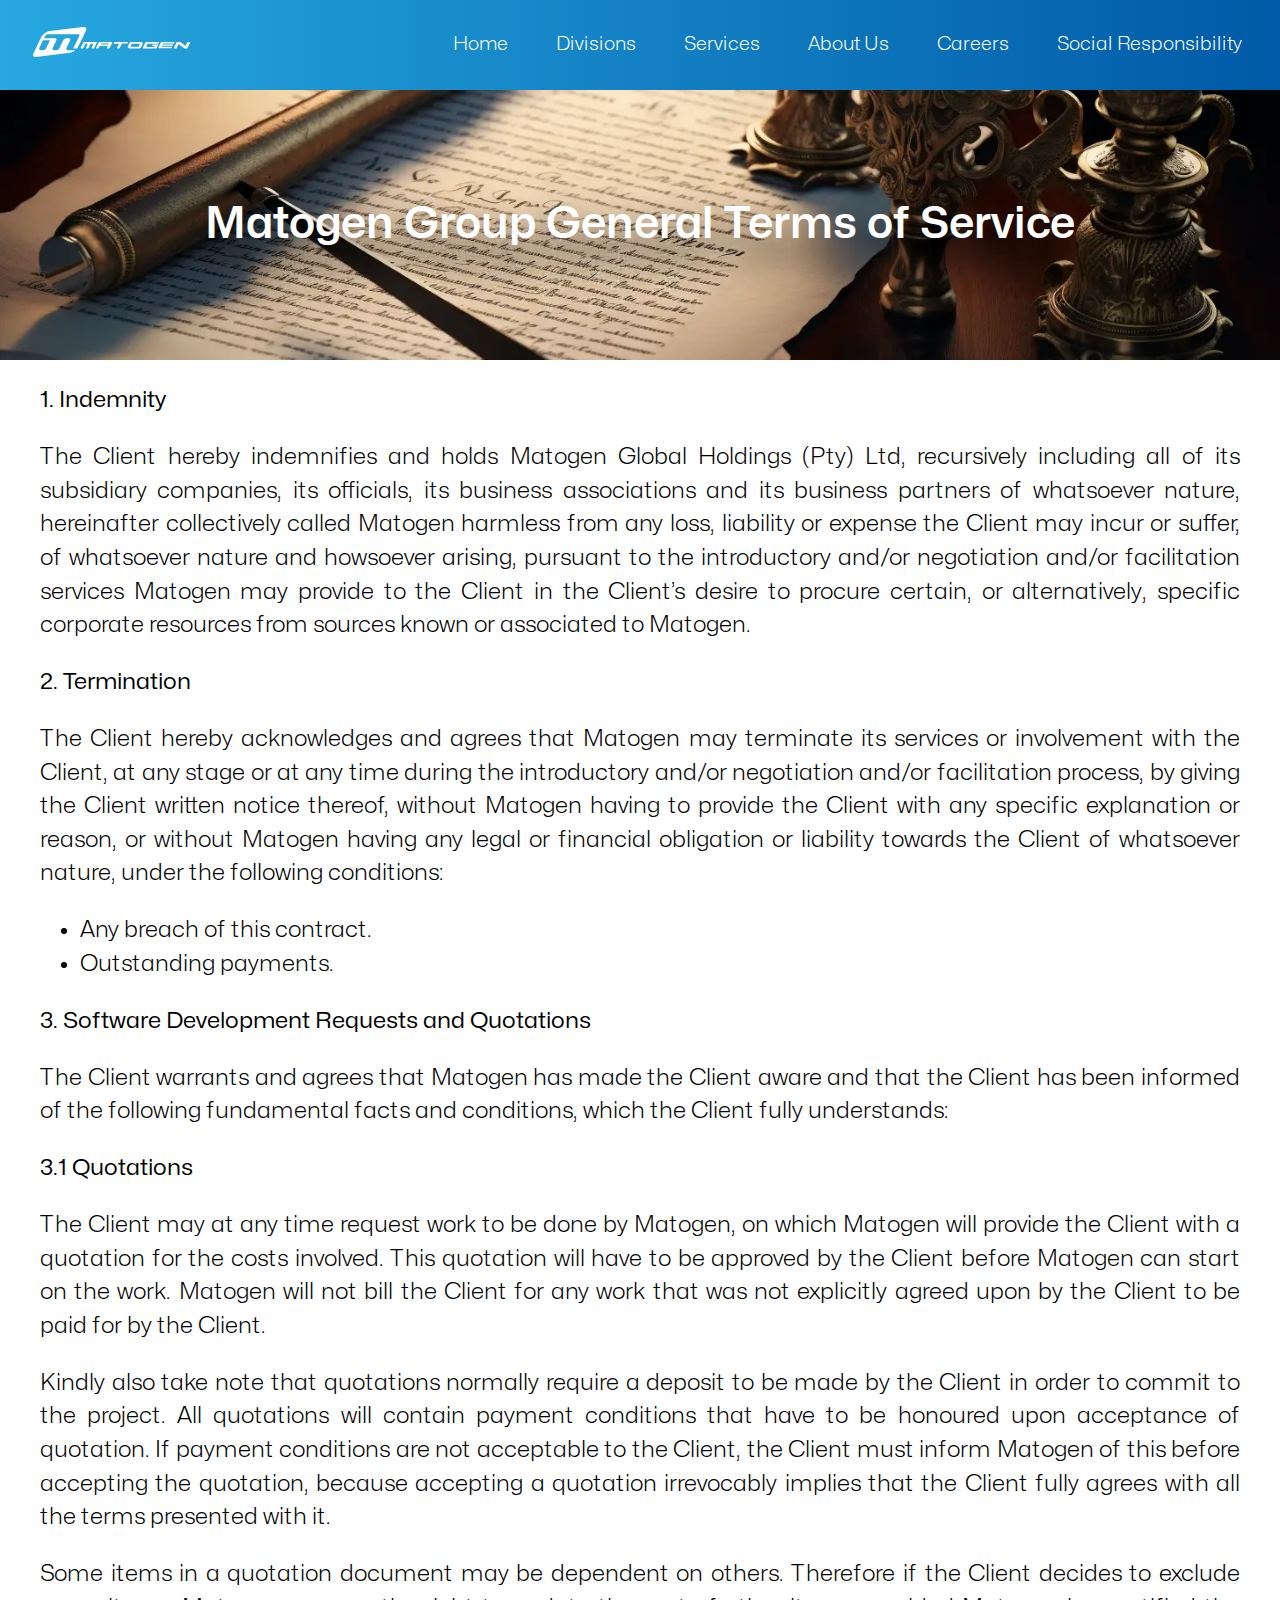
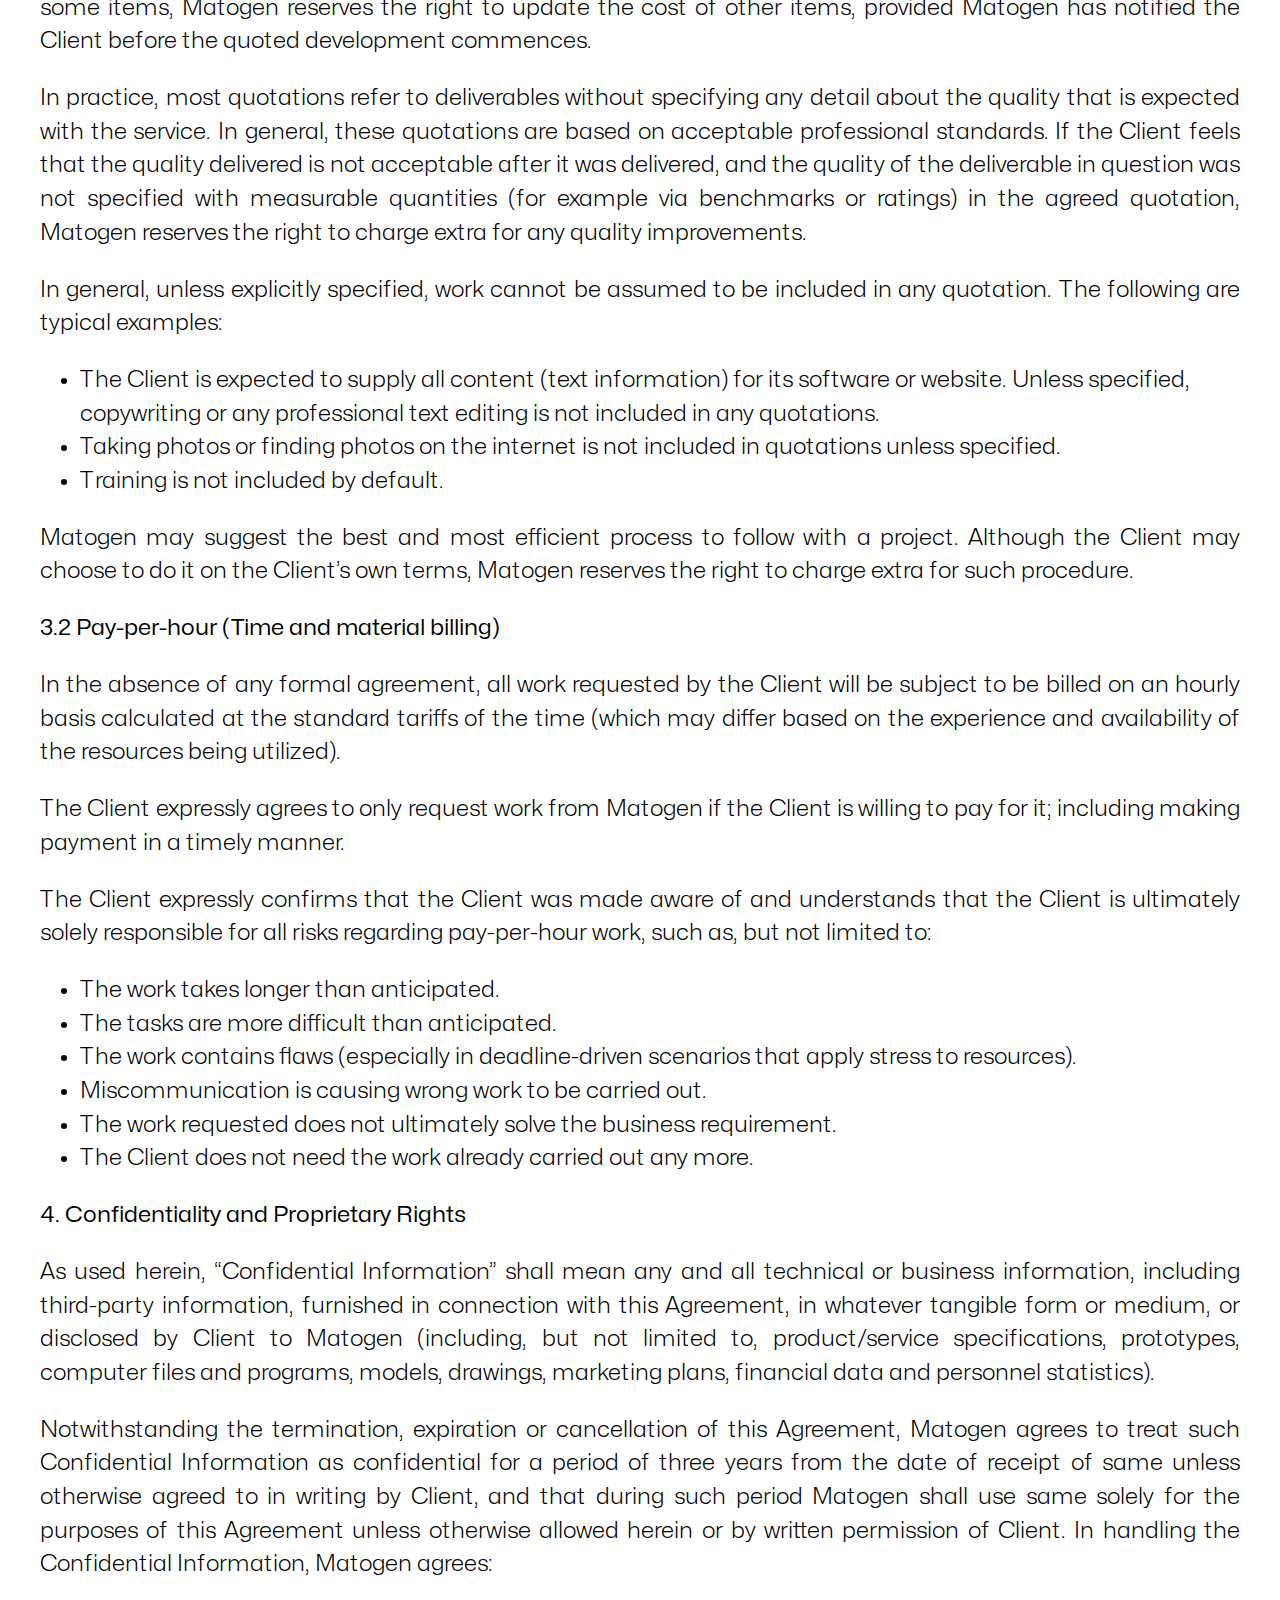
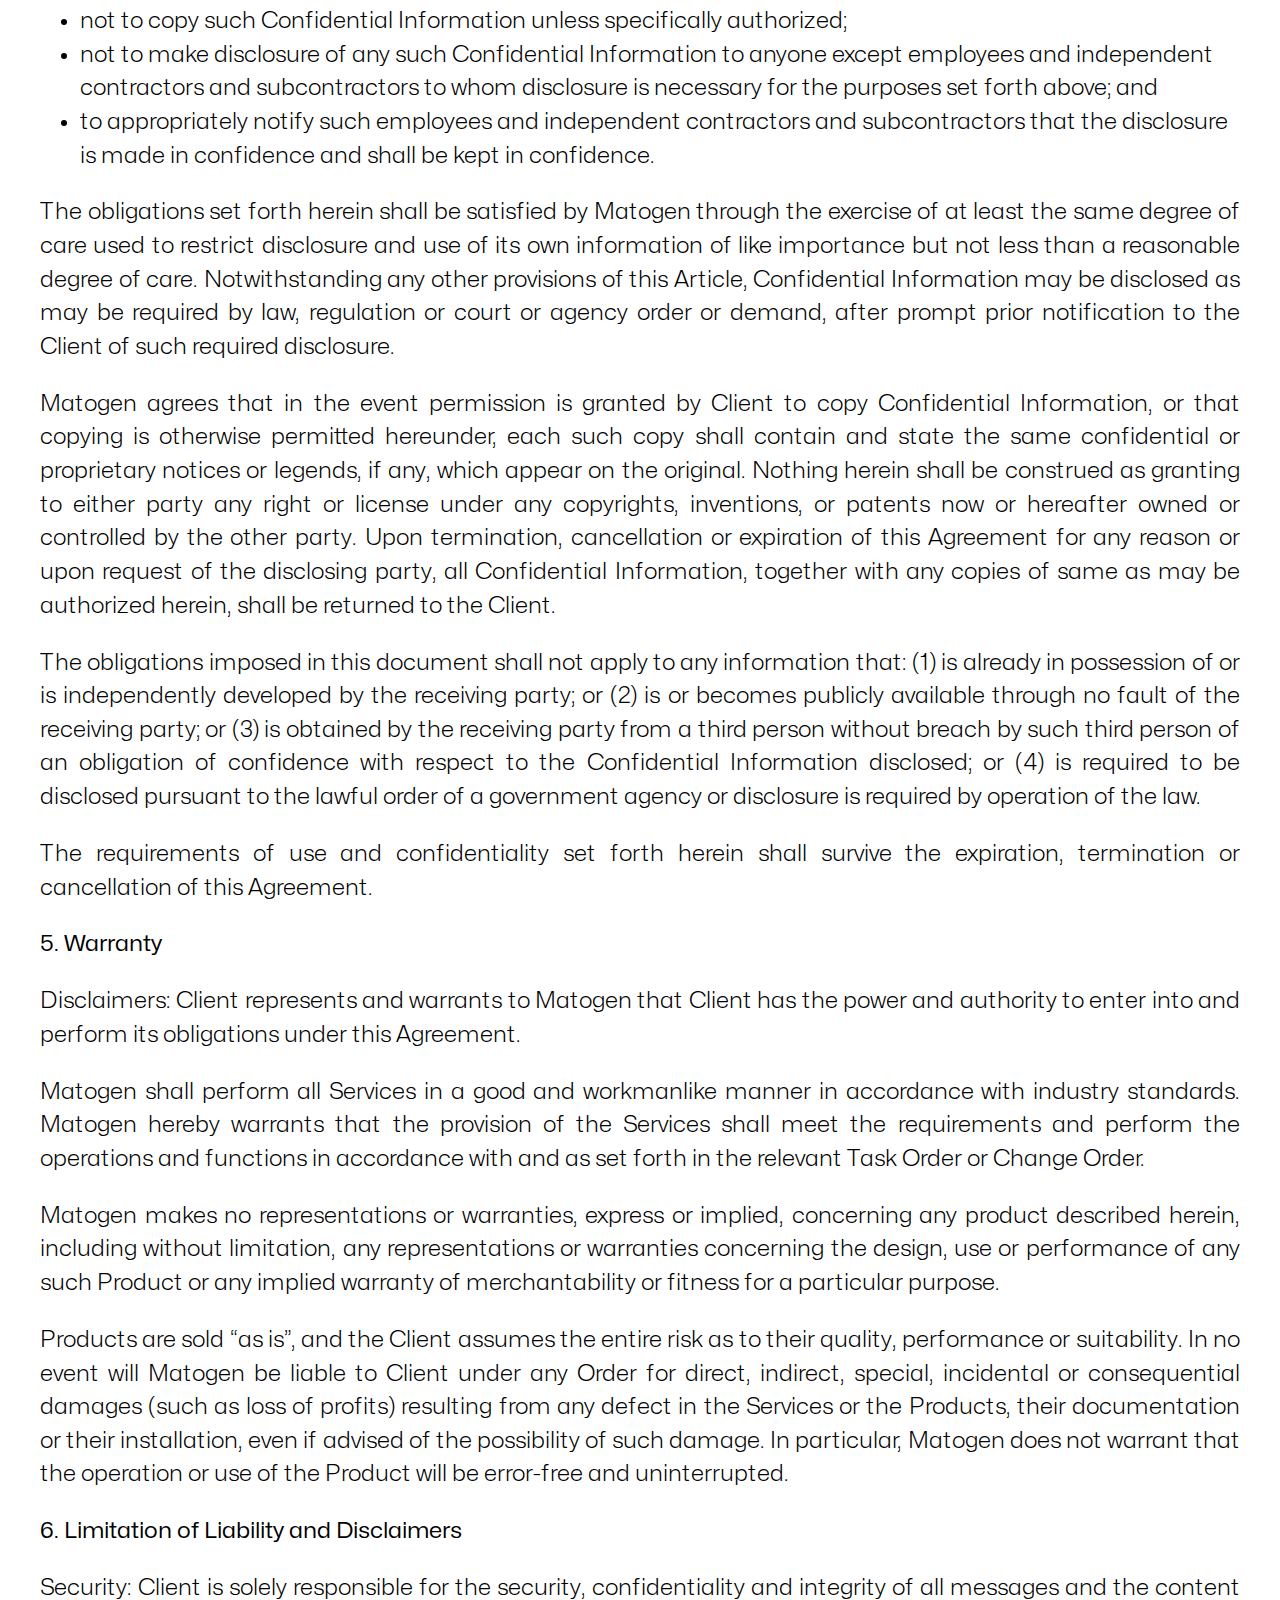
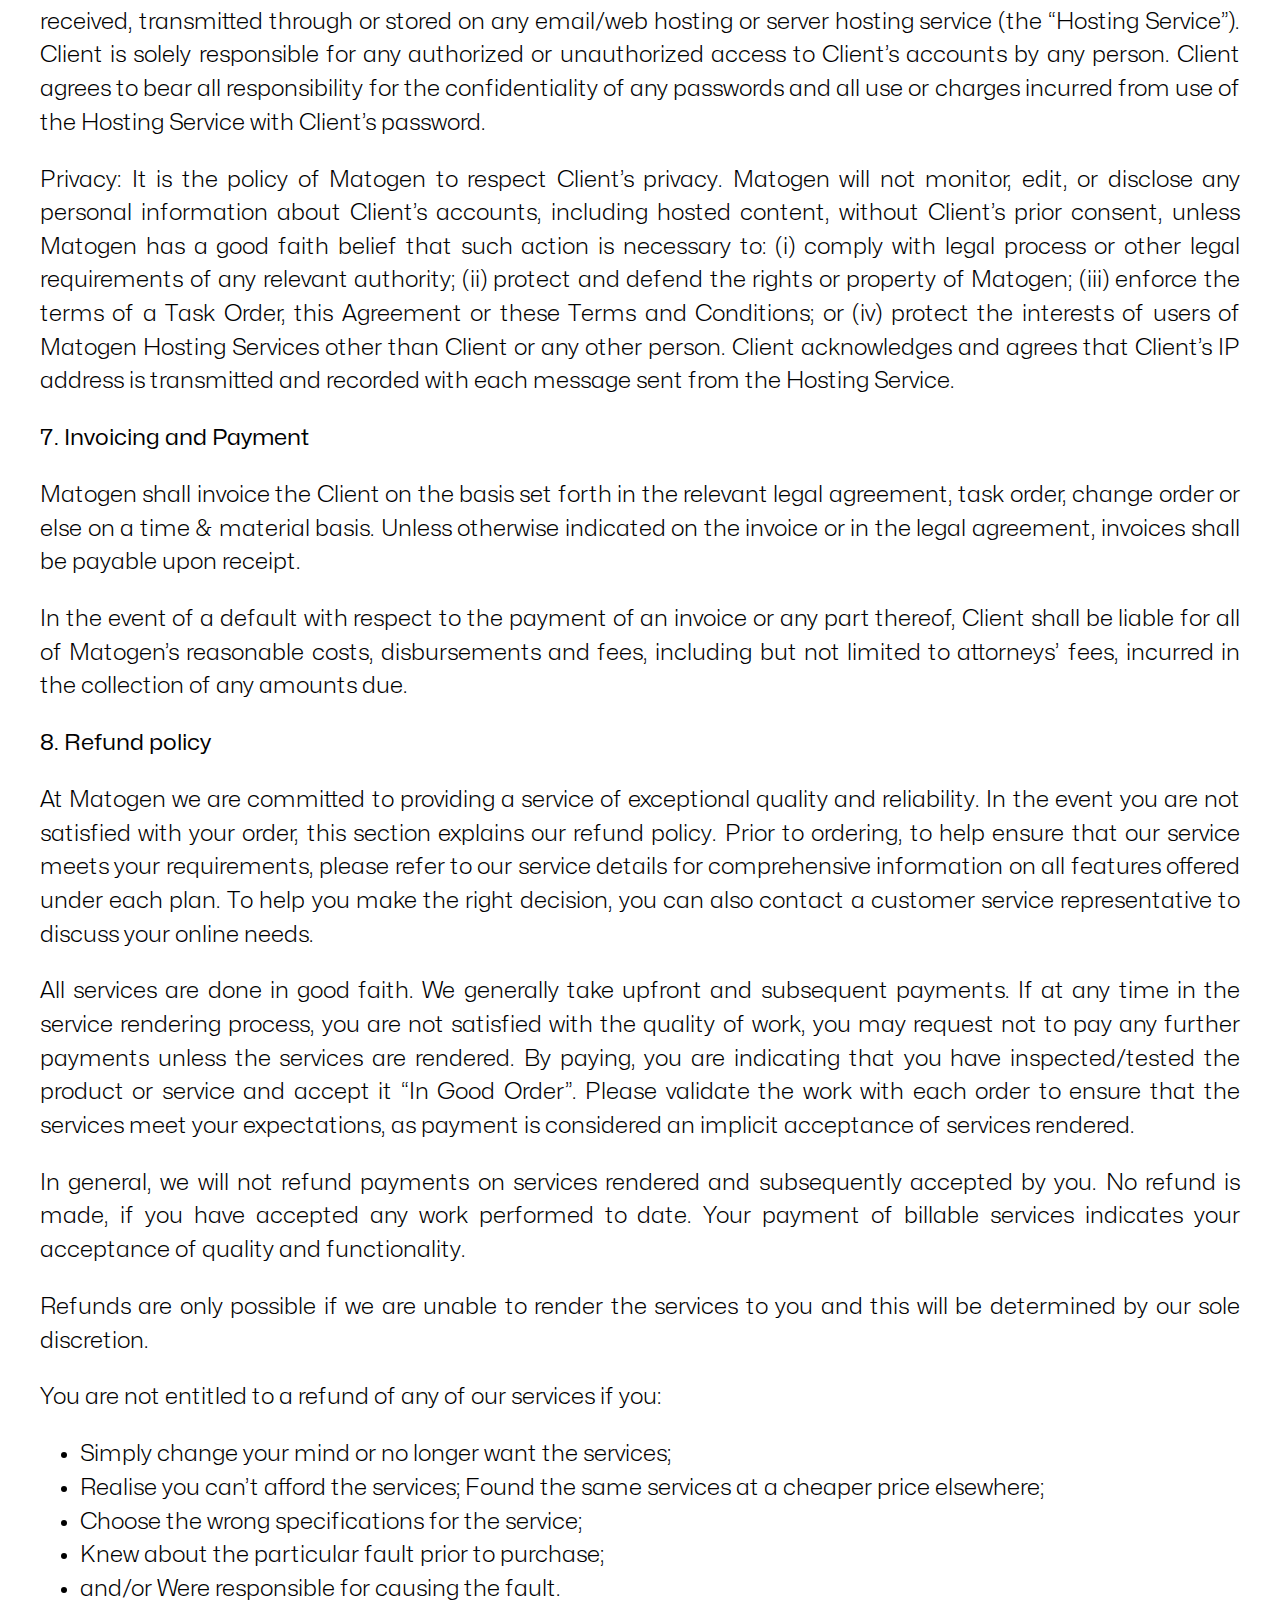
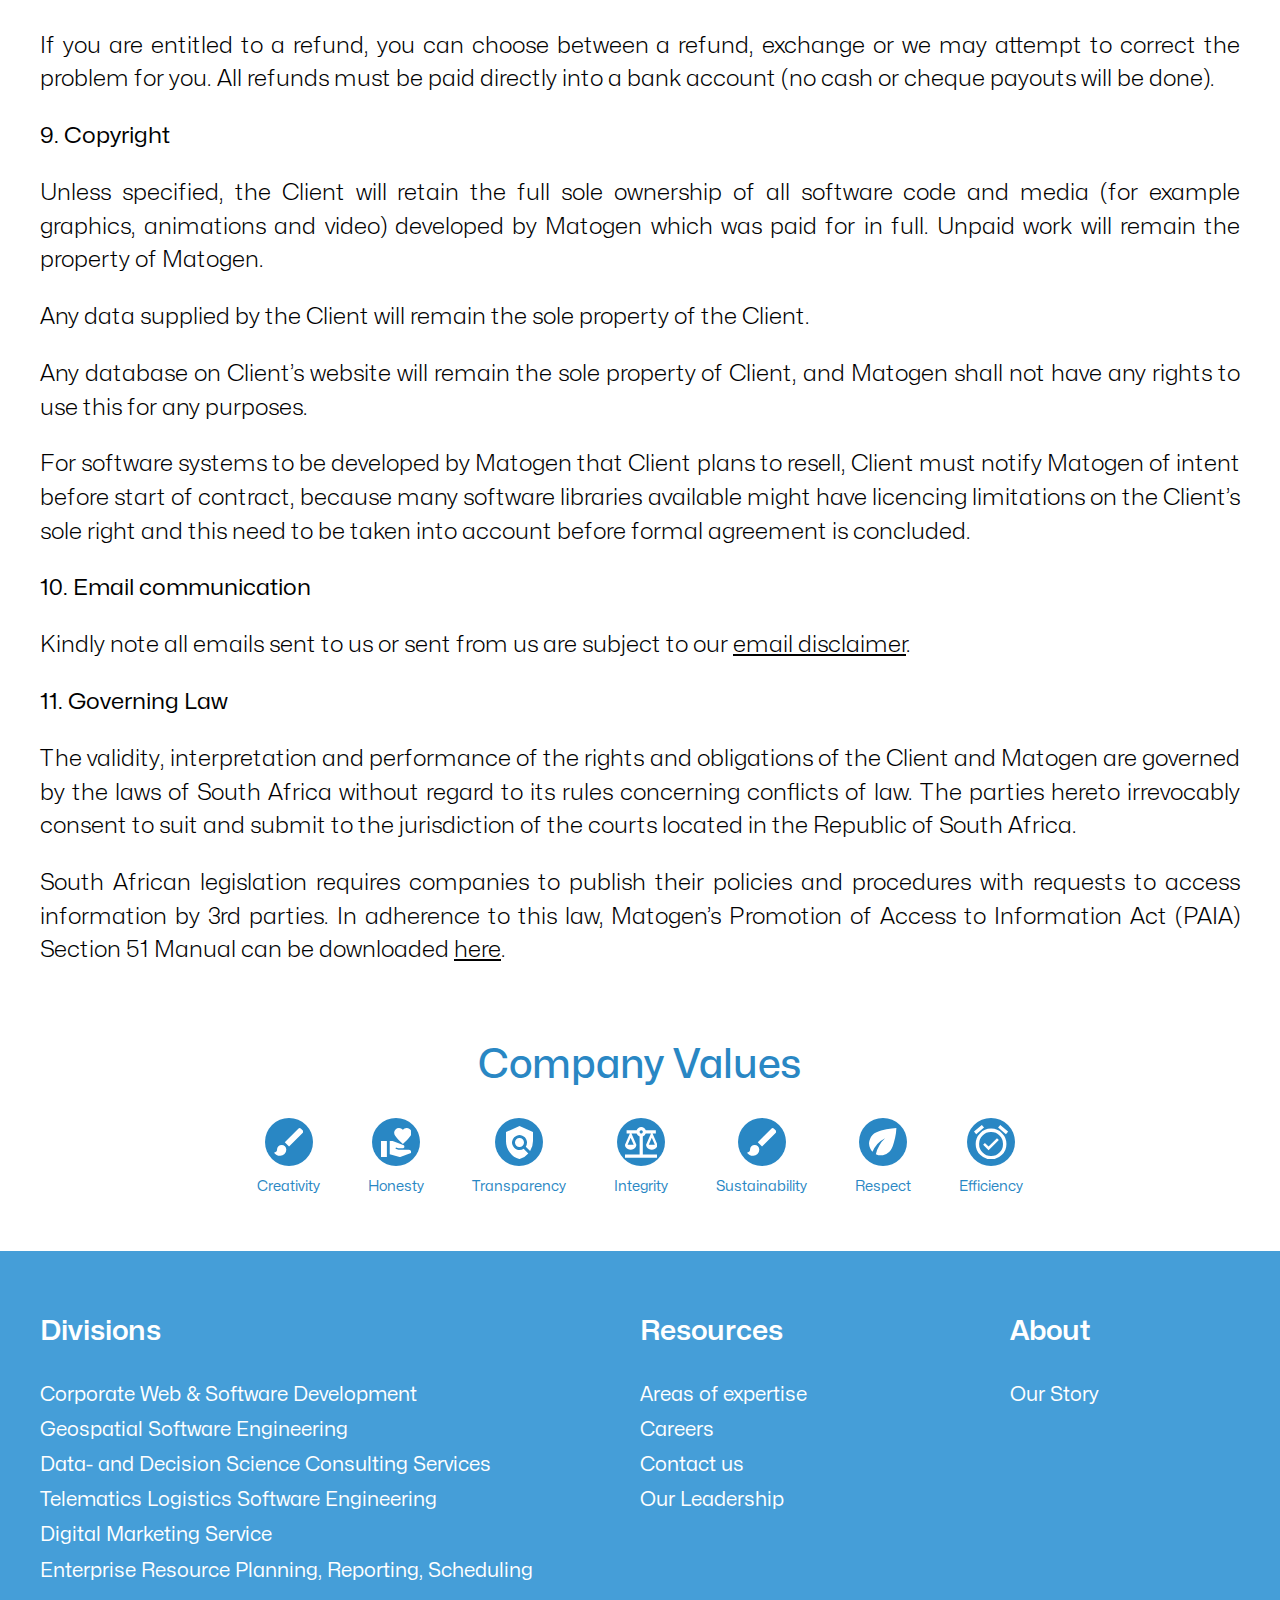
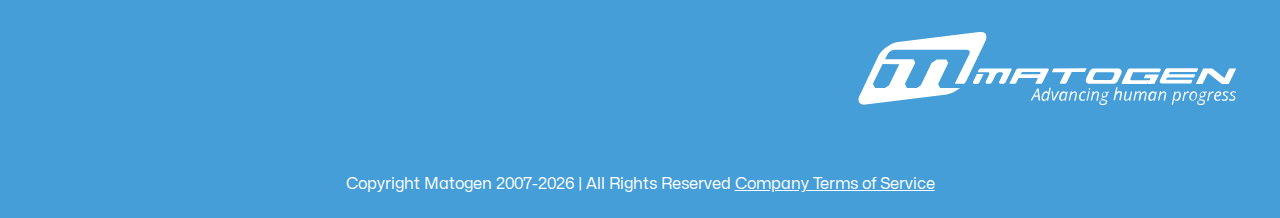
<file: terms-of-service/index.html>
<!DOCTYPE html>
<html lang="en">

<head>
  <meta charset="UTF-8" />
  <link rel="icon" type="image/svg+xml" href="../favicon.ico" />
  <meta name="viewport" content="width=device-width, initial-scale=1.0" />
  <link rel="preconnect" href="https://fonts.googleapis.com" />
  <link rel="preconnect" href="https://fonts.gstatic.com" crossorigin />
  <link href="https://fonts.googleapis.com/css2?family=Nunito&display=swap" rel="stylesheet" />
  <title>Matogen - Company Terms of Service</title>
  <script type="module" crossorigin src="/assets/termsOfService-06b1755e.js"></script>
  <link rel="modulepreload" crossorigin href="/assets/current-dates-863ad90b.js">
  <link rel="modulepreload" crossorigin href="/assets/mobile-burger-menu-834199b2.js">
  <link rel="stylesheet" href="/assets/current-dates-5c63519a.css">
</head>

<body>
  <!-- #region navigation -->
  <nav class="navigation navigation--solid">
    <div class="mobile-only">
      <div class="logo">
        <a href="https://matogen.com/" target="blank">
          <svg xmlns="http://www.w3.org/2000/svg" width="157.26" height="89.512" viewBox="0 0 157.26 89.512">
            <path
              d="M148.278,99.125,48.514,111.269c-8.414,1.077-19.147,8.6-23.832,16.722L2.206,175.539c-4.7,8.134-1.642,13.9,6.763,12.839L108.6,175.946c5.14-.647,11.138-3.739,16.1-7.873h-24.31l-2.618-5.114,12.558-25.828-2.27-4.425H96.469l-6.618,4.453L76.471,164.69l-5.1,3.429h-11.8l-2.627-5.13,12.617-25.832L57,162.962l12.558-25.813-2.27-4.441H32.691l3.052-6.2a10.215,10.215,0,0,1,8.2-5.506h89.128c3.073,0,4.338,2.483,2.85,5.545l-17.69,36.214h11.757a28.264,28.264,0,0,0,2.453-3.526l22.61-47.259C159.752,103.83,156.693,98.033,148.278,99.125ZM50.234,138.608l-12.839,26.17-5.071,3.41H20.6l-2.676-5.226,11.9-24.36Z"
              transform="translate(0 -98.993)" fill="#56b0e9" />
          </svg>
        </a>
      </div>
      <button class="hamburger js-mobile-menu-toggle" type="button">
        <div class="line"></div>
        <div class="line"></div>
        <div class="line"></div>
      </button>
      <div class="fill"></div>
      <a class="contact-us" href="/#contact">Contact Us</a>
    </div>

    <div class="desktop-logo">

      <a href="https://matogen.com/" target="blank"><img src="/matogen-logo-white-nav.svg"
          alt="Matogen Group Logo" /></a>

    </div>

    <ul>
      <li><a class="js-nav-item" href="/">Home</a></li>
      <li><a class="js-nav-item" href="/#divisions">Divisions</a></li>
      <li><a class="js-nav-item" href="/#services">Services</a></li>
      <li><a class="js-nav-item" href="/#about">About Us</a></li>
      <li><a class="js-nav-item" href="/#careers">Careers</a></li>
      <li><a class="js-nav-item" href="/social-responsibility/">Social Responsibility</a></li>
    </ul>
  </nav>
  <!-- #endregion navigation -->

  <section class="division-hero division-hero--terms-of-service">
    <div class="container">
      <h1>Matogen Group General Terms of Service</h1>
    </div>
  </section>

  <section class="section section--content content-intro">
    <div class="container">
      <div>
        <p><strong>1. Indemnity</strong></p>
        <p>The Client hereby indemnifies and holds Matogen Global Holdings (Pty) Ltd, recursively including all of its
          subsidiary companies, its officials, its business associations and its business partners of whatsoever nature,
          hereinafter collectively called Matogen harmless from any loss, liability or expense the Client may incur or
          suffer, of whatsoever nature and howsoever arising, pursuant to the introductory and/or negotiation and/or
          facilitation services Matogen may provide to the Client in the Client’s desire to procure certain, or
          alternatively, specific corporate resources from sources known or associated to Matogen.</p>
        <p><strong>2. Termination</strong></p>
        <p> The Client hereby acknowledges and agrees that Matogen may terminate its services or involvement with the
          Client, at any stage or at any time during the introductory and/or negotiation and/or facilitation process, by
          giving the Client written notice thereof, without Matogen having to provide the Client with any specific
          explanation or reason, or without Matogen having any legal or financial obligation or liability towards the
          Client of whatsoever nature, under the following conditions:</p>
        <ul>
          <li>Any breach of this contract.</li>
          <li>Outstanding payments.</li>
        </ul>
        <p><strong>3. Software Development Requests and Quotations</strong></p>
        <p> The Client warrants and agrees that Matogen has made the Client aware and that the Client has been informed
          of the following fundamental facts and conditions, which the Client fully understands:</p>
        <p><strong>3.1 Quotations</strong></p>
        <p> The Client may at any time request work to be done by Matogen, on which Matogen will provide the Client with
          a quotation for the costs involved. This quotation will have to be approved by the Client before Matogen can
          start on the work. Matogen will not bill the Client for any work that was not explicitly agreed upon by the
          Client to be paid for by the Client.</p>
        <p>Kindly also take note that quotations normally require a deposit to be made by the Client in order to commit
          to the project. All quotations will contain payment conditions that have to be honoured upon acceptance of
          quotation. If payment conditions are not acceptable to the Client, the Client must inform Matogen of this
          before accepting the quotation, because accepting a quotation irrevocably implies that the Client fully agrees
          with all the terms presented with it.</p>
        <p>Some items in a quotation document may be dependent on others. Therefore if the Client decides to exclude
          some items, Matogen reserves the right to update the cost of other items, provided Matogen has notified the
          Client before the quoted development commences.</p>
        <p>In practice, most quotations refer to deliverables without specifying any detail about the quality that is
          expected with the service. In general, these quotations are based on acceptable professional standards. If the
          Client feels that the quality delivered is not acceptable after it was delivered, and the quality of the
          deliverable in question was not specified with measurable quantities (for example via benchmarks or ratings)
          in the agreed quotation, Matogen reserves the right to charge extra for any quality improvements.</p>
        <p>In general, unless explicitly specified, work cannot be assumed to be included in any quotation. The
          following are typical examples:</p>
        <ul>
          <li>The Client is expected to supply all content (text information) for its software or website. Unless
            specified, copywriting or any professional text editing is not included in any quotations.</li>
          <li>Taking photos or finding photos on the internet is not included in quotations unless specified.</li>
          <li>Training is not included by default.</li>
        </ul>
        <p>Matogen may suggest the best and most efficient process to follow with a project. Although the Client may
          choose to do it on the Client’s own terms, Matogen reserves the right to charge extra for such procedure.</p>
        <p><strong>3.2 Pay-per-hour (Time and material billing)</strong></p>
        <p> In the absence of any formal agreement, all work requested by the Client will be subject to be billed on an
          hourly basis calculated at the standard tariffs of the time (which may differ based on the experience and
          availability of the resources being utilized).</p>
        <p>The Client expressly agrees to only request work from Matogen if the Client is willing to pay for it;
          including making payment in a timely manner.</p>
        <p>The Client expressly confirms that the Client was made aware of and understands that the Client is ultimately
          solely responsible for all risks regarding pay-per-hour work, such as, but not limited to:</p>
        <ul>
          <li>The work takes longer than anticipated.</li>
          <li>The tasks are more difficult than anticipated.</li>
          <li>The work contains flaws (especially in deadline-driven scenarios that apply stress to resources).</li>
          <li>Miscommunication is causing wrong work to be carried out.</li>
          <li>The work requested does not ultimately solve the business requirement.</li>
          <li>The Client does not need the work already carried out any more.</li>
        </ul>
        <p><strong>4. Confidentiality and Proprietary Rights</strong></p>
        <p> As used herein, “Confidential Information” shall mean any and all technical or business information,
          including third-party information, furnished in connection with this Agreement, in whatever tangible form or
          medium, or disclosed by Client to Matogen (including, but not limited to, product/service specifications,
          prototypes, computer files and programs, models, drawings, marketing plans, financial data and personnel
          statistics).</p>
        <p>Notwithstanding the termination, expiration or cancellation of this Agreement, Matogen agrees to treat such
          Confidential Information as confidential for a period of three years from the date of receipt of same unless
          otherwise agreed to in writing by Client, and that during such period Matogen shall use same solely for the
          purposes of this Agreement unless otherwise allowed herein or by written permission of Client. In handling the
          Confidential Information, Matogen agrees:</p>
        <ul>
          <li>not to copy such Confidential Information unless specifically authorized;</li>
          <li>not to make disclosure of any such Confidential Information to anyone except employees and independent
            contractors and subcontractors to whom disclosure is necessary for the purposes set forth above; and</li>
          <li>to appropriately notify such employees and independent contractors and subcontractors that the disclosure
            is made in confidence and shall be kept in confidence.</li>
        </ul>
        <p>The obligations set forth herein shall be satisfied by Matogen through the exercise of at least the same
          degree of care used to restrict disclosure and use of its own information of like importance but not less than
          a reasonable degree of care. Notwithstanding any other provisions of this Article, Confidential Information
          may be disclosed as may be required by law, regulation or court or agency order or demand, after prompt prior
          notification to the Client of such required disclosure.</p>
        <p>Matogen agrees that in the event permission is granted by Client to copy Confidential Information, or that
          copying is otherwise permitted hereunder, each such copy shall contain and state the same confidential or
          proprietary notices or legends, if any, which appear on the original. Nothing herein shall be construed as
          granting to either party any right or license under any copyrights, inventions, or patents now or hereafter
          owned or controlled by the other party. Upon termination, cancellation or expiration of this Agreement for any
          reason or upon request of the disclosing party, all Confidential Information, together with any copies of same
          as may be authorized herein, shall be returned to the Client.</p>
        <p>The obligations imposed in this document shall not apply to any information that: (1) is already in
          possession of or is independently developed by the receiving party; or (2) is or becomes publicly available
          through no fault of the receiving party; or (3) is obtained by the receiving party from a third person without
          breach by such third person of an obligation of confidence with respect to the Confidential Information
          disclosed; or (4) is required to be disclosed pursuant to the lawful order of a government agency or
          disclosure is required by operation of the law.</p>
        <p>The requirements of use and confidentiality set forth herein shall survive the expiration, termination or
          cancellation of this Agreement.</p>
        <p><strong>5. Warranty</strong></p>
        <p>Disclaimers: Client represents and warrants to Matogen that Client has the power and authority to enter into
          and perform its obligations under this Agreement.</p>
        <p>Matogen shall perform all Services in a good and workmanlike manner in accordance with industry standards.
          Matogen hereby warrants that the provision of the Services shall meet the requirements and perform the
          operations and functions in accordance with and as set forth in the relevant Task Order or Change Order.</p>
        <p>Matogen makes no representations or warranties, express or implied, concerning any product described herein,
          including without limitation, any representations or warranties concerning the design, use or performance of
          any such Product or any implied warranty of merchantability or fitness for a particular purpose.</p>
        <p>Products are sold “as is”, and the Client assumes the entire risk as to their quality, performance or
          suitability. In no event will Matogen be liable to Client under any Order for direct, indirect, special,
          incidental or consequential damages (such as loss of profits) resulting from any defect in the Services or the
          Products, their documentation or their installation, even if advised of the possibility of such damage. In
          particular, Matogen does not warrant that the operation or use of the Product will be error-free and
          uninterrupted.</p>
        <p><strong>6. Limitation of Liability and Disclaimers</strong></p>
        <p>Security: Client is solely responsible for the security, confidentiality and integrity of all messages and
          the content received, transmitted through or stored on any email/web hosting or server hosting service (the
          “Hosting Service”). Client is solely responsible for any authorized or unauthorized access to Client’s
          accounts by any person. Client agrees to bear all responsibility for the confidentiality of any passwords and
          all use or charges incurred from use of the Hosting Service with Client’s password.</p>
        <p>Privacy: It is the policy of Matogen to respect Client’s privacy. Matogen will not monitor, edit, or disclose
          any personal information about Client’s accounts, including hosted content, without Client’s prior consent,
          unless Matogen has a good faith belief that such action is necessary to: (i) comply with legal process or
          other legal requirements of any relevant authority; (ii) protect and defend the rights or property of Matogen;
          (iii) enforce the terms of a Task Order, this Agreement or these Terms and Conditions; or (iv) protect the
          interests of users of Matogen Hosting Services other than Client or any other person. Client acknowledges and
          agrees that Client’s IP address is transmitted and recorded with each message sent from the Hosting Service.
        </p>
        <p><strong>7. Invoicing and Payment</strong></p>
        <p>Matogen shall invoice the Client on the basis set forth in the relevant legal agreement, task order, change
          order or else on a time & material basis. Unless otherwise indicated on the invoice or in the legal agreement,
          invoices shall be payable upon receipt.</p>
        <p>In the event of a default with respect to the payment of an invoice or any part thereof, Client shall be
          liable for all of Matogen’s reasonable costs, disbursements and fees, including but not limited to attorneys’
          fees, incurred in the collection of any amounts due.</p>
        <p><strong>8. Refund policy</strong></p>
        <p>At Matogen we are committed to providing a service of exceptional quality and reliability. In the event you
          are not satisfied with your order, this section explains our refund policy. Prior to ordering, to help ensure
          that our service meets your requirements, please refer to our service details for comprehensive information on
          all features offered under each plan. To help you make the right decision, you can also contact a customer
          service representative to discuss your online needs.</p>
        <p>All services are done in good faith. We generally take upfront and subsequent payments. If at any time in the
          service rendering process, you are not satisfied with the quality of work, you may request not to pay any
          further payments unless the services are rendered. By paying, you are indicating that you have
          inspected/tested the product or service and accept it “In Good Order”. Please validate the work with each
          order to ensure that the services meet your expectations, as payment is considered an implicit acceptance of
          services rendered.</p>
        <p>In general, we will not refund payments on services rendered and subsequently accepted by you. No refund is
          made, if you have accepted any work performed to date. Your payment of billable services indicates your
          acceptance of quality and functionality.</p>
        <p>Refunds are only possible if we are unable to render the services to you and this will be determined by our
          sole discretion.</p>
        <p>You are not entitled to a refund of any of our services if you:</p>
        <ul>
          <li>Simply change your mind or no longer want the services;</li>
          <li>Realise you can’t afford the services; Found the same services at a cheaper price elsewhere;</li>
          <li>Choose the wrong specifications for the service;</li>
          <li>Knew about the particular fault prior to purchase;</li>
          <li>and/or Were responsible for causing the fault.</li>
        </ul>
        <p>If you are entitled to a refund, you can choose between a refund, exchange or we may attempt to correct the
          problem for you. All refunds must be paid directly into a bank account (no cash or cheque payouts will be
          done).</p>
        <p><strong>9. Copyright</strong></p>
        <p>Unless specified, the Client will retain the full sole ownership of all software code and media (for example
          graphics, animations and video) developed by Matogen which was paid for in full. Unpaid work will remain the
          property of Matogen.</p>
        <p>Any data supplied by the Client will remain the sole property of the Client.</p>
        <p>Any database on Client’s website will remain the sole property of Client, and Matogen shall not have any
          rights to use this for any purposes.</p>
        <p>For software systems to be developed by Matogen that Client plans to resell, Client must notify Matogen of
          intent before start of contract, because many software libraries available might have licencing limitations on
          the Client’s sole right and this need to be taken into account before formal agreement is concluded.</p>
        <p><strong>10. Email communication</strong></p>
        <p>Kindly note all emails sent to us or sent from us are subject to our <a
            href="https://matogen.com/email-disclaimers">email disclaimer</a>.</p>
        <p><strong>11. Governing Law</strong></p>
        <p>The validity, interpretation and performance of the rights and obligations of the Client and Matogen are
          governed by the laws of South Africa without regard to its rules concerning conflicts of law. The parties
          hereto irrevocably consent to suit and submit to the jurisdiction of the courts located in the Republic of
          South Africa.</p>
        <p>South African legislation requires companies to publish their policies and procedures with requests to access
          information by 3rd parties. In adherence to this law, Matogen’s Promotion of Access to Information Act (PAIA)
          Section 51 Manual can be downloaded <a target="_blank"
            href="https://drive.google.com/file/d/0ByA5A2FMgDp1SGZHNEhYZkVkcXM/view?resourcekey=0-PuRiBFr8nI0z6Osuz0fnXw">here</a>.
        </p>

      </div>
  </section>

  <!-- #region OurPhilosophies -->
  <section class="section section--light typography">


    <h3>Company Values</h3>

    <div class="values">
      <div class="value">
        <div class="icon">
          <svg xmlns="http://www.w3.org/2000/svg" width="29.268" height="27.75" viewBox="0 0 29.268 27.75">
            <path id="Path_26" data-name="Path 26"
              d="M31.941-29.846a1.471,1.471,0,0,1,.434,1.084,1.471,1.471,0,0,1-.434,1.084l-13.8,13.8-4.264-4.264,13.8-13.8a1.471,1.471,0,0,1,1.084-.434,1.471,1.471,0,0,1,1.084.434ZM7.516-14.02a4.445,4.445,0,0,1,3.252-1.373A4.445,4.445,0,0,1,14.02-14.02a4.445,4.445,0,0,1,1.373,3.252,5.913,5.913,0,0,1-1.807,4.336A5.913,5.913,0,0,1,9.25-4.625,7.407,7.407,0,0,1,3.107-7.732a3.135,3.135,0,0,0,2.06-.831,2.751,2.751,0,0,0,.976-2.2A4.445,4.445,0,0,1,7.516-14.02Z"
              transform="translate(-3.107 32.375)" fill="#fff" />
          </svg>
        </div>
        <div class="label">Creativity</div>
      </div>
      <div class="value">
        <div class="icon">
          <svg xmlns="http://www.w3.org/2000/svg" width="30.693" height="29.121" viewBox="0 0 30.693 29.121">
            <path id="Path_27" data-name="Path 27"
              d="M11.689-10.186a2.837,2.837,0,0,1,2.085.854,2.758,2.758,0,0,1,.854,2.017L2.939-2.939-7.314-5.811V-18.936h2.871l10.6,3.9A1.671,1.671,0,0,1,7.314-13.4,1.64,1.64,0,0,1,6.8-12.2a1.718,1.718,0,0,1-1.265.513h-4.1l-2.529-.957-.479,1.367,3.008,1.094Zm-5.879-20.1a5.067,5.067,0,0,1,3.965-1.777,4.611,4.611,0,0,1,3.384,1.4,4.611,4.611,0,0,1,1.4,3.384,6.7,6.7,0,0,1-1.436,3.589A23.444,23.444,0,0,1,10.254-20.2q-1.436,1.4-4.443,4.136Q2.8-18.8,1.367-20.2A23.444,23.444,0,0,1-1.5-23.687a6.7,6.7,0,0,1-1.436-3.589A4.556,4.556,0,0,1-1.5-30.659a4.724,4.724,0,0,1,3.418-1.4A5,5,0,0,1,5.811-30.283ZM-16.064-18.936h5.879v16h-5.879Z"
              transform="translate(16.064 32.061)" fill="#fff" />
          </svg>
        </div>
        <div class="label">Honesty</div>
      </div>
      <div class="value">
        <div class="icon">
          <svg xmlns="http://www.w3.org/2000/svg" width="27" height="33.047" viewBox="0 0 27 33.047">
            <path id="Path_28" data-name="Path 28"
              d="M14.836-14.836A4.325,4.325,0,0,1,13.5-18a4.325,4.325,0,0,1,1.336-3.164A4.325,4.325,0,0,1,18-22.5a4.325,4.325,0,0,1,3.164,1.336A4.325,4.325,0,0,1,22.5-18a4.325,4.325,0,0,1-1.336,3.164A4.325,4.325,0,0,1,18-13.5,4.325,4.325,0,0,1,14.836-14.836ZM31.5-28.477v9a18.584,18.584,0,0,1-2.883,9.984l-4.359-4.359A7.327,7.327,0,0,0,25.523-18a7.773,7.773,0,0,0-.633-2.848,7.334,7.334,0,0,0-1.547-2.5,7.334,7.334,0,0,0-2.5-1.547A7.773,7.773,0,0,0,18-25.523a7.51,7.51,0,0,0-2.812.633,7.389,7.389,0,0,0-2.461,1.547,7.753,7.753,0,0,0-1.582,2.5A7.427,7.427,0,0,0,10.477-18a7.178,7.178,0,0,0,.668,2.813,7.825,7.825,0,0,0,1.582,2.461,7.825,7.825,0,0,0,2.461,1.582A7.178,7.178,0,0,0,18-10.477a7.327,7.327,0,0,0,4.148-1.266l4.641,4.711A16.574,16.574,0,0,1,18-1.477,16.794,16.794,0,0,1,8.367-8.051,18.632,18.632,0,0,1,4.5-19.477v-9L18-34.523Z"
              transform="translate(-4.5 34.523)" fill="#fff" />
          </svg>
        </div>
        <div class="label">Transparency</div>
      </div>
      <div class="value">
        <div class="icon">
          <svg xmlns="http://www.w3.org/2000/svg" width="32.449" height="30.85" viewBox="0 0 32.449 30.85">
            <path id="Path_29" data-name="Path 29"
              d="M21.1-26.279A4.568,4.568,0,0,0,24.07-29.25h5.18L24.375-17.9a4.26,4.26,0,0,0,.762,2.476,5.346,5.346,0,0,0,2.057,1.752,6.382,6.382,0,0,0,2.895.647,6.213,6.213,0,0,0,2.818-.647,5.346,5.346,0,0,0,2.057-1.752,4.26,4.26,0,0,0,.762-2.476L30.85-29.25h3.275v-3.275H24.07a4.576,4.576,0,0,0-1.714-2.285,4.734,4.734,0,0,0-2.856-.914,4.734,4.734,0,0,0-2.856.914,4.576,4.576,0,0,0-1.714,2.285H4.875v3.275H8.15L3.275-17.9a4.26,4.26,0,0,0,.762,2.476,5.346,5.346,0,0,0,2.057,1.752,6.213,6.213,0,0,0,2.818.647,6.382,6.382,0,0,0,2.895-.647,5.346,5.346,0,0,0,2.057-1.752,4.26,4.26,0,0,0,.762-2.476L9.75-29.25h5.18A4.568,4.568,0,0,0,17.9-26.279V-8.15H3.275v3.275H35.725V-8.15H21.1ZM33.135-17.9H27.041l3.047-7.084Zm-21.176,0H5.865l3.047-7.084ZM19.5-29.25a1.49,1.49,0,0,1-1.143-.5,1.59,1.59,0,0,1-.457-1.1,1.681,1.681,0,0,1,.457-1.181,1.49,1.49,0,0,1,1.143-.5,1.49,1.49,0,0,1,1.143.5A1.681,1.681,0,0,1,21.1-30.85a1.59,1.59,0,0,1-.457,1.1A1.49,1.49,0,0,1,19.5-29.25Z"
              transform="translate(-3.275 35.725)" fill="#fff" />
          </svg>
        </div>
        <div class="label">Integrity</div>
      </div>
      <div class="value">
        <div class="icon">
          <svg xmlns="http://www.w3.org/2000/svg" width="29.268" height="27.75" viewBox="0 0 29.268 27.75">
            <path id="Path_26" data-name="Path 26"
              d="M31.941-29.846a1.471,1.471,0,0,1,.434,1.084,1.471,1.471,0,0,1-.434,1.084l-13.8,13.8-4.264-4.264,13.8-13.8a1.471,1.471,0,0,1,1.084-.434,1.471,1.471,0,0,1,1.084.434ZM7.516-14.02a4.445,4.445,0,0,1,3.252-1.373A4.445,4.445,0,0,1,14.02-14.02a4.445,4.445,0,0,1,1.373,3.252,5.913,5.913,0,0,1-1.807,4.336A5.913,5.913,0,0,1,9.25-4.625,7.407,7.407,0,0,1,3.107-7.732a3.135,3.135,0,0,0,2.06-.831,2.751,2.751,0,0,0,.976-2.2A4.445,4.445,0,0,1,7.516-14.02Z"
              transform="translate(-3.107 32.375)" fill="#fff" />
          </svg>
        </div>
        <div class="label">Sustainability</div>
      </div>
      <div class="value">
        <div class="icon">
          <svg xmlns="http://www.w3.org/2000/svg" width="27.387" height="27.35" viewBox="0 0 27.387 27.35">
            <path id="Path_30" data-name="Path 30"
              d="M10.33-27.227q2.643-2.643,8.608-4.364a61.818,61.818,0,0,1,10.61-2.2l4.645-.4q-.08,2-.44,5.165a71.08,71.08,0,0,1-2.122,9.609q-1.762,6.446-4.4,9.089A11.533,11.533,0,0,1,20.74-7.007a11.548,11.548,0,0,1-7.047-1A27.178,27.178,0,0,1,17.137-16.7,27.31,27.31,0,0,1,22.9-23.943,26.317,26.317,0,0,0,10.33-10.33a12.025,12.025,0,0,1-2.482-3.964,12.041,12.041,0,0,1-1.041-4.524A11.75,11.75,0,0,1,7.848-23.3,12.1,12.1,0,0,1,10.33-27.227Z"
              transform="translate(-6.807 34.193)" fill="#fff" />
          </svg>
        </div>
        <div class="label">Respect</div>
      </div>
      <div class="value">
        <div class="icon">
          <svg xmlns="http://www.w3.org/2000/svg" width="34.113" height="34.354" viewBox="0 0 34.113 34.354">
            <path id="Path_32" data-name="Path 32"
              d="M18.018-16.176l8.408-8.488,1.842,1.842-10.25,10.25-5.445-5.445,1.762-1.762ZM12.052-10.33A11.438,11.438,0,0,0,20.5-6.807a11.438,11.438,0,0,0,8.448-3.523,11.637,11.637,0,0,0,3.483-8.488,11.5,11.5,0,0,0-3.483-8.448A11.5,11.5,0,0,0,20.5-30.75a11.5,11.5,0,0,0-8.448,3.483,11.5,11.5,0,0,0-3.483,8.448A11.637,11.637,0,0,0,12.052-10.33ZM9.609-29.669A14.761,14.761,0,0,1,20.5-34.193a14.761,14.761,0,0,1,10.891,4.524,14.866,14.866,0,0,1,4.484,10.851A14.866,14.866,0,0,1,31.391-7.968,14.761,14.761,0,0,1,20.5-3.443,14.761,14.761,0,0,1,9.609-7.968,14.866,14.866,0,0,1,5.125-18.818,14.866,14.866,0,0,1,9.609-29.669Zm3.844-5.565L5.605-28.668,3.443-31.23,11.291-37.8Zm24.1,4-2.162,2.643-7.848-6.646L29.709-37.8Z"
              transform="translate(-3.443 37.797)" fill="#fff" />
          </svg>
        </div>
        <div class="label">Efficiency</div>
      </div>
    </div>

  </section>
  <!-- #endregion -->

  <!-- #region Footer -->
  <section class="section section--blue footer-links">
    <div class="container">
      <div class="grid">
        <div class="divisions">
          <h4>Divisions</h4>
          <ul>
            <li>
              <a target="_blank" href="https://cwd.matogen.com">Corporate Web & Software Development</a>
            </li>
            <li>
              <a target="_blank" href="https://tr.matogen.com">Geospatial Software Engineering</a>
            </li>
            <li>
              <a target="_blank" href="https://ai.matogen.com">Data- and Decision Science Consulting Services</a>
            </li>
            <li>
              <a target="_blank" href="https://tel.matogen.com">Telematics Logistics Software
                Engineering</a>
            </li>
            <li><a target="_blank" href="https://digital.matogen.com">Digital Marketing Service</a></li>
            <li>
              <a target="_blank" href="https://zebra.matogen.com">Enterprise Resource Planning, Reporting,
                Scheduling</a>
            </li>
          </ul>
        </div>
        <div class="resources">
          <h4>Resources</h4>
          <ul>
            <li><a href="/#industries">Areas of expertise</a></li>
            <li><a href="/#careers">Careers</a></li>
            <li><a href="/#contact">Contact us</a></li>
            <li><a href="/#leadership">Our Leadership</a></li>
          </ul>
        </div>
        <div class="about">
          <h4>About</h4>
          <ul>
            <li><a href="https://cwd.matogen.com/about-us/about-our-company">Our Story</a></li>
          </ul>
        </div>
      </div>
      <div class="logo">

        <div>
          <a href="https://matogen.com/" target="blank"><img src="/matogen-logo-white-slogan.svg" alt="Matogen Group Logo" /></a>
        </div>
        
      </div>
    </div>
  </section>
  <!-- #endregion -->

  <!-- #region Copyright -->
  <footer class="section section--blue footer-copyright">
    <div class="container">
      <p>Copyright Matogen 2007-<span data-current-year></span> | All Rights Reserved <a
          href="/terms-of-service/">Company Terms of Service</a></p>
    </div>
  </footer>
  <!-- #endregion -->
  <script src="https://cdn.jsdelivr.net/npm/jquery@3.7.0/dist/jquery.min.js"></script>
  
  <!-- Google tag (gtag.js) -->
  <script async src="https://www.googletagmanager.com/gtag/js?id=G-TR523WL6WE"></script>
  <script>
    window.dataLayer = window.dataLayer || [];
    function gtag() { dataLayer.push(arguments); }
    gtag('js', new Date());

    gtag('config', 'G-TR523WL6WE');
  </script>

</body>

</html>
</file>
<file: assets/app-Dprk268I.css>
@charset "UTF-8";:root{--color-brand-primary: #0066cc;--color-brand-secondary: #001f4d;--color-brand-accent: #00d4ff;--color-blue-50: #e6f7ff;--color-blue-100: #b3e5ff;--color-blue-200: #80d4ff;--color-blue-300: #4dc3ff;--color-blue-400: #1ab2ff;--color-blue-500: #00a1ff;--color-blue-600: #0088e6;--color-blue-700: #0066cc;--color-blue-800: #004d99;--color-blue-900: #001f4d;--color-gradient-start: #00d4ff;--color-gradient-mid: #0088e6;--color-gradient-end: #6366f1;--color-neutral-0: #ffffff;--color-neutral-50: #f8fafc;--color-neutral-100: #f1f5f9;--color-neutral-200: #e2e8f0;--color-neutral-300: #cbd5e1;--color-neutral-400: #94a3b8;--color-neutral-500: #64748b;--color-neutral-600: #475569;--color-neutral-700: #334155;--color-neutral-800: #1e293b;--color-neutral-900: #0f172a;--color-neutral-950: #020617;--color-success: #10b981;--color-warning: #f59e0b;--color-error: #ef4444;--color-info: #3b82f6;--font-family-sans: "Mona Sans", system-ui, -apple-system, BlinkMacSystemFont, "Segoe UI", Roboto, sans-serif;--font-family-mono: "JetBrains Mono", "Fira Code", monospace;--font-size-xs: clamp(.75rem, .7rem + .25vw, .875rem);--font-size-sm: clamp(.875rem, .8rem + .375vw, 1rem);--font-size-base: clamp(1rem, .925rem + .375vw, 1.125rem);--font-size-lg: clamp(1.125rem, 1rem + .625vw, 1.25rem);--font-size-xl: clamp(1.25rem, 1.1rem + .75vw, 1.5rem);--font-size-2xl: clamp(1.5rem, 1.25rem + 1.25vw, 2rem);--font-size-3xl: clamp(1.875rem, 1.5rem + 1.875vw, 2.5rem);--font-size-4xl: clamp(2.25rem, 1.75rem + 2.5vw, 3rem);--font-size-5xl: clamp(3rem, 2rem + 5vw, 4.5rem);--font-size-6xl: clamp(3.75rem, 2.5rem + 6.25vw, 6rem);--font-weight-light: 300;--font-weight-normal: 400;--font-weight-medium: 500;--font-weight-semibold: 600;--font-weight-bold: 700;--font-weight-extrabold: 800;--line-height-none: 1;--line-height-tight: 1.25;--line-height-snug: 1.375;--line-height-normal: 1.5;--line-height-relaxed: 1.625;--line-height-loose: 2;--letter-spacing-tighter: -.05em;--letter-spacing-tight: -.025em;--letter-spacing-normal: 0;--letter-spacing-wide: .025em;--letter-spacing-wider: .05em;--letter-spacing-widest: .1em;--space-0: 0;--space-1: .25rem;--space-2: .5rem;--space-3: .75rem;--space-4: 1rem;--space-5: 1.25rem;--space-6: 1.5rem;--space-8: 2rem;--space-10: 2.5rem;--space-12: 3rem;--space-16: 4rem;--space-20: 5rem;--space-24: 6rem;--space-32: 8rem;--space-40: 10rem;--space-48: 12rem;--section-padding-y: clamp(4rem, 8vw, 8rem);--section-padding-x: clamp(1rem, 5vw, 3rem);--container-max-width: 1400px;--container-padding: var(--space-6);--nav-height: 80px;--nav-height-mobile: 70px;--radius-none: 0;--radius-sm: .25rem;--radius-md: .5rem;--radius-lg: .75rem;--radius-xl: 1rem;--radius-2xl: 1.5rem;--radius-3xl: 2rem;--radius-full: 9999px;--border-width: 1px;--border-width-2: 2px;--border-width-4: 4px;--shadow-sm: 0 1px 2px 0 rgb(0 0 0 / .05);--shadow-md: 0 4px 6px -1px rgb(0 0 0 / .1), 0 2px 4px -2px rgb(0 0 0 / .1);--shadow-lg: 0 10px 15px -3px rgb(0 0 0 / .1), 0 4px 6px -4px rgb(0 0 0 / .1);--shadow-xl: 0 20px 25px -5px rgb(0 0 0 / .1), 0 8px 10px -6px rgb(0 0 0 / .1);--shadow-2xl: 0 25px 50px -12px rgb(0 0 0 / .25);--shadow-inner: inset 0 2px 4px 0 rgb(0 0 0 / .05);--shadow-glow-sm: 0 0 15px -3px var(--color-brand-accent);--shadow-glow-md: 0 0 25px -5px var(--color-brand-accent);--shadow-glow-lg: 0 0 40px -10px var(--color-brand-accent);--transition-fast: .15s;--transition-base: .25s;--transition-slow: .35s;--transition-slower: .5s;--ease-in: cubic-bezier(.4, 0, 1, 1);--ease-out: cubic-bezier(0, 0, .2, 1);--ease-in-out: cubic-bezier(.4, 0, .2, 1);--ease-bounce: cubic-bezier(.34, 1.56, .64, 1);--z-behind: -1;--z-base: 0;--z-dropdown: 100;--z-sticky: 200;--z-fixed: 300;--z-modal-backdrop: 400;--z-modal: 500;--z-popover: 600;--z-tooltip: 700;--z-toast: 800;--bg-primary: var(--color-neutral-0);--bg-secondary: var(--color-neutral-50);--bg-tertiary: var(--color-neutral-100);--bg-inverse: var(--color-neutral-900);--bg-brand: var(--color-brand-primary);--bg-brand-dark: var(--color-brand-secondary);--text-primary: var(--color-neutral-900);--text-secondary: var(--color-neutral-600);--text-tertiary: var(--color-neutral-500);--text-inverse: var(--color-neutral-0);--text-brand: var(--color-brand-primary);--text-link: var(--color-blue-600);--text-link-hover: var(--color-blue-700);--border-primary: var(--color-neutral-200);--border-secondary: var(--color-neutral-300);--border-focus: var(--color-brand-accent);--hover-overlay: rgba(0, 0, 0, .04);--active-overlay: rgba(0, 0, 0, .08);--focus-ring: 0 0 0 3px rgba(86, 176, 233, .4);--nav-bg: rgba(0, 52, 97, .95);--nav-text: var(--color-neutral-0);--nav-text-hover: var(--color-brand-accent);--card-bg: var(--color-neutral-0);--card-border: var(--color-neutral-200);--card-shadow: var(--shadow-md);--card-shadow-hover: var(--shadow-xl);--btn-primary-bg: var(--color-brand-primary);--btn-primary-text: var(--color-neutral-0);--btn-primary-hover-bg: var(--color-blue-600);--btn-secondary-bg: transparent;--btn-secondary-text: var(--color-brand-primary);--btn-secondary-border: var(--color-brand-primary);--btn-secondary-hover-bg: var(--color-blue-50)}[data-theme=dark]{--bg-primary: var(--color-neutral-950);--bg-secondary: var(--color-neutral-900);--bg-tertiary: var(--color-neutral-800);--bg-inverse: var(--color-neutral-0);--bg-brand: var(--color-blue-800);--bg-brand-dark: var(--color-neutral-950);--text-primary: var(--color-neutral-50);--text-secondary: var(--color-neutral-300);--text-tertiary: var(--color-neutral-400);--text-inverse: var(--color-neutral-900);--text-brand: var(--color-brand-accent);--text-link: var(--color-blue-400);--text-link-hover: var(--color-blue-300);--border-primary: var(--color-neutral-800);--border-secondary: var(--color-neutral-700);--border-focus: var(--color-brand-accent);--hover-overlay: rgba(255, 255, 255, .04);--active-overlay: rgba(255, 255, 255, .08);--nav-bg: rgba(2, 6, 23, .95);--card-bg: var(--color-neutral-900);--card-border: var(--color-neutral-800);--card-shadow: 0 4px 6px -1px rgb(0 0 0 / .3), 0 2px 4px -2px rgb(0 0 0 / .3);--card-shadow-hover: var(--shadow-glow-sm);--btn-primary-bg: var(--color-brand-accent);--btn-primary-text: var(--color-neutral-900);--btn-primary-hover-bg: var(--color-blue-400);--btn-secondary-bg: transparent;--btn-secondary-text: var(--color-brand-accent);--btn-secondary-border: var(--color-brand-accent);--btn-secondary-hover-bg: rgba(86, 176, 233, .1)}@media (prefers-color-scheme: dark){:root:not([data-theme=light]){--bg-primary: var(--color-neutral-950);--bg-secondary: var(--color-neutral-900);--bg-tertiary: var(--color-neutral-800);--bg-inverse: var(--color-neutral-0);--bg-brand: var(--color-blue-800);--bg-brand-dark: var(--color-neutral-950);--text-primary: var(--color-neutral-50);--text-secondary: var(--color-neutral-300);--text-tertiary: var(--color-neutral-400);--text-inverse: var(--color-neutral-900);--text-brand: var(--color-brand-accent);--text-link: var(--color-blue-400);--text-link-hover: var(--color-blue-300);--border-primary: var(--color-neutral-800);--border-secondary: var(--color-neutral-700);--hover-overlay: rgba(255, 255, 255, .04);--active-overlay: rgba(255, 255, 255, .08);--nav-bg: rgba(2, 6, 23, .95);--card-bg: var(--color-neutral-900);--card-border: var(--color-neutral-800);--card-shadow: 0 4px 6px -1px rgb(0 0 0 / .3), 0 2px 4px -2px rgb(0 0 0 / .3);--card-shadow-hover: var(--shadow-glow-sm);--btn-primary-bg: var(--color-brand-accent);--btn-primary-text: var(--color-neutral-900);--btn-primary-hover-bg: var(--color-blue-400);--btn-secondary-bg: transparent;--btn-secondary-text: var(--color-brand-accent);--btn-secondary-border: var(--color-brand-accent);--btn-secondary-hover-bg: rgba(86, 176, 233, .1)}}.container{width:100%;max-width:var(--container-max-width);margin-inline:auto;padding-inline:var(--container-padding)}.container--narrow{max-width:960px}.flex{display:flex}.inline-flex{display:inline-flex}.flex-col{flex-direction:column}.flex-row{flex-direction:row}.flex-wrap{flex-wrap:wrap}.items-start{align-items:flex-start}.items-center{align-items:center}.items-end{align-items:flex-end}.justify-start{justify-content:flex-start}.justify-center{justify-content:center}.justify-end{justify-content:flex-end}.justify-between{justify-content:space-between}.gap-1{gap:var(--space-1)}.gap-2{gap:var(--space-2)}.gap-3{gap:var(--space-3)}.gap-4{gap:var(--space-4)}.gap-6{gap:var(--space-6)}.gap-8{gap:var(--space-8)}.gap-12{gap:var(--space-12)}.grid{display:grid}.grid-cols-1{grid-template-columns:repeat(1,minmax(0,1fr))}.grid-cols-2{grid-template-columns:repeat(2,minmax(0,1fr))}.grid-cols-3{grid-template-columns:repeat(3,minmax(0,1fr))}.grid-cols-4{grid-template-columns:repeat(4,minmax(0,1fr))}.p-0{padding:var(--space-0)}.p-4{padding:var(--space-4)}.p-6{padding:var(--space-6)}.p-8{padding:var(--space-8)}.px-4{padding-inline:var(--space-4)}.px-6{padding-inline:var(--space-6)}.py-4{padding-block:var(--space-4)}.py-8{padding-block:var(--space-8)}.py-12{padding-block:var(--space-12)}.py-16{padding-block:var(--space-16)}.py-20{padding-block:var(--space-20)}.py-24{padding-block:var(--space-24)}.m-0{margin:var(--space-0)}.m-auto{margin:auto}.mx-auto{margin-inline:auto}.my-4{margin-block:var(--space-4)}.my-8{margin-block:var(--space-8)}.mt-4{margin-block-start:var(--space-4)}.mt-8{margin-block-start:var(--space-8)}.mb-4{margin-block-end:var(--space-4)}.mb-8{margin-block-end:var(--space-8)}.text-xs{font-size:var(--font-size-xs)}.text-sm{font-size:var(--font-size-sm)}.text-base{font-size:var(--font-size-base)}.text-lg{font-size:var(--font-size-lg)}.text-xl{font-size:var(--font-size-xl)}.text-2xl{font-size:var(--font-size-2xl)}.text-3xl{font-size:var(--font-size-3xl)}.text-4xl{font-size:var(--font-size-4xl)}.text-5xl{font-size:var(--font-size-5xl)}.font-light{font-weight:var(--font-weight-light)}.font-normal{font-weight:var(--font-weight-normal)}.font-medium{font-weight:var(--font-weight-medium)}.font-semibold{font-weight:var(--font-weight-semibold)}.font-bold{font-weight:var(--font-weight-bold)}.font-extrabold{font-weight:var(--font-weight-extrabold)}.text-center{text-align:center}.text-left{text-align:left}.text-right{text-align:right}.leading-tight{line-height:var(--line-height-tight)}.leading-normal{line-height:var(--line-height-normal)}.leading-relaxed{line-height:var(--line-height-relaxed)}.tracking-tight{letter-spacing:var(--letter-spacing-tight)}.tracking-normal{letter-spacing:var(--letter-spacing-normal)}.tracking-wide{letter-spacing:var(--letter-spacing-wide)}.uppercase{text-transform:uppercase}.capitalize{text-transform:capitalize}.normal-case{text-transform:none}.text-primary{color:var(--text-primary)}.text-secondary{color:var(--text-secondary)}.text-tertiary{color:var(--text-tertiary)}.text-inverse{color:var(--text-inverse)}.text-brand{color:var(--text-brand)}.bg-primary{background-color:var(--bg-primary)}.bg-secondary{background-color:var(--bg-secondary)}.bg-tertiary{background-color:var(--bg-tertiary)}.bg-inverse{background-color:var(--bg-inverse)}.bg-brand{background-color:var(--bg-brand)}.hidden{display:none}.block{display:block}.inline-block{display:inline-block}.sr-only{position:absolute;width:1px;height:1px;padding:0;margin:-1px;overflow:hidden;clip:rect(0,0,0,0);white-space:nowrap;border-width:0}@media (max-width: 767px){.hidden-mobile{display:none!important}}@media (min-width: 768px){.hidden-desktop{display:none!important}}@keyframes fadeInUp{0%{opacity:0;transform:translateY(30px)}to{opacity:1;transform:translateY(0)}}@keyframes fadeInDown{0%{opacity:0;transform:translateY(-30px)}to{opacity:1;transform:translateY(0)}}@keyframes fadeInLeft{0%{opacity:0;transform:translate(-30px)}to{opacity:1;transform:translate(0)}}@keyframes fadeInRight{0%{opacity:0;transform:translate(30px)}to{opacity:1;transform:translate(0)}}@keyframes scaleIn{0%{opacity:0;transform:scale(.95)}to{opacity:1;transform:scale(1)}}@keyframes slideUp{0%{transform:translateY(100%)}to{transform:translateY(0)}}@keyframes pulse{0%,to{opacity:1}50%{opacity:.5}}@keyframes shimmer{0%{background-position:-200% 0}to{background-position:200% 0}}.animate-fade-in{animation:fadeIn var(--transition-base) var(--ease-out) forwards}.animate-fade-in-up{animation:fadeInUp var(--transition-slow) var(--ease-out) forwards}.animate-fade-in-down{animation:fadeInDown var(--transition-slow) var(--ease-out) forwards}.animate-scale-in{animation:scaleIn var(--transition-base) var(--ease-out) forwards}.animate-pulse{animation:pulse 2s var(--ease-in-out) infinite}.animate-spin{animation:spin 1s linear infinite}[data-animate]{opacity:0}[data-animate].is-visible{opacity:1}[data-animate=fade-up]{transform:translateY(40px);transition:opacity var(--transition-slow) var(--ease-out),transform var(--transition-slow) var(--ease-out)}[data-animate=fade-up].is-visible{transform:translateY(0)}[data-animate=fade-down]{transform:translateY(-40px);transition:opacity var(--transition-slow) var(--ease-out),transform var(--transition-slow) var(--ease-out)}[data-animate=fade-down].is-visible{transform:translateY(0)}[data-animate=fade-left]{transform:translate(-40px);transition:opacity var(--transition-slow) var(--ease-out),transform var(--transition-slow) var(--ease-out)}[data-animate=fade-left].is-visible{transform:translate(0)}[data-animate=fade-right]{transform:translate(40px);transition:opacity var(--transition-slow) var(--ease-out),transform var(--transition-slow) var(--ease-out)}[data-animate=fade-right].is-visible{transform:translate(0)}[data-animate=scale]{transform:scale(.9);transition:opacity var(--transition-slow) var(--ease-out),transform var(--transition-slow) var(--ease-bounce)}[data-animate=scale].is-visible{transform:scale(1)}[data-animate-delay="100"]{transition-delay:.1s}[data-animate-delay="200"]{transition-delay:.2s}[data-animate-delay="300"]{transition-delay:.3s}[data-animate-delay="400"]{transition-delay:.4s}[data-animate-delay="500"]{transition-delay:.5s}[data-animate-delay="600"]{transition-delay:.6s}[data-animate-delay="700"]{transition-delay:.7s}[data-animate-delay="800"]{transition-delay:.8s}.transition-none{transition:none}.transition-all{transition:all var(--transition-base) var(--ease-in-out)}.transition-colors{transition:color var(--transition-fast) var(--ease-in-out),background-color var(--transition-fast) var(--ease-in-out),border-color var(--transition-fast) var(--ease-in-out)}.transition-opacity{transition:opacity var(--transition-base) var(--ease-in-out)}.transition-transform{transition:transform var(--transition-base) var(--ease-in-out)}.cursor-pointer{cursor:pointer}.pointer-events-none{pointer-events:none}.select-none{-webkit-user-select:none;user-select:none}.focus-ring:focus-visible{outline:none;box-shadow:var(--focus-ring)}.rounded-none{border-radius:var(--radius-none)}.rounded-sm{border-radius:var(--radius-sm)}.rounded{border-radius:var(--radius-md)}.rounded-lg{border-radius:var(--radius-lg)}.rounded-xl{border-radius:var(--radius-xl)}.rounded-2xl{border-radius:var(--radius-2xl)}.rounded-full{border-radius:var(--radius-full)}.border{border:var(--border-width) solid var(--border-primary)}.border-2{border:var(--border-width-2) solid var(--border-primary)}.border-none{border:none}.shadow-none{box-shadow:none}.shadow-sm{box-shadow:var(--shadow-sm)}.shadow{box-shadow:var(--shadow-md)}.shadow-lg{box-shadow:var(--shadow-lg)}.shadow-xl{box-shadow:var(--shadow-xl)}.shadow-2xl{box-shadow:var(--shadow-2xl)}.overflow-hidden{overflow:hidden}.overflow-auto{overflow:auto}.overflow-x-auto{overflow-x:auto}.overflow-y-auto{overflow-y:auto}.relative{position:relative}.absolute{position:absolute}.fixed{position:fixed}.sticky{position:sticky}.inset-0{top:0;right:0;bottom:0;left:0}.top-0{top:0}.right-0{right:0}.bottom-0{bottom:0}.left-0{left:0}.object-cover{object-fit:cover}.object-contain{object-fit:contain}.object-center{object-position:center}.w-full{width:100%}.h-full{height:100%}.min-h-screen{min-height:100vh}.max-w-full{max-width:100%}.aspect-square{aspect-ratio:1 / 1}.aspect-video{aspect-ratio:16 / 9}.aspect-4-3{aspect-ratio:4 / 3}.glass{background:#ffffff1a;backdrop-filter:blur(10px);-webkit-backdrop-filter:blur(10px);border:1px solid rgba(255,255,255,.2)}[data-theme="dark"] .glass,@media (prefers-color-scheme: dark){:root:not([data-theme=light]) .glass{background:#0000004d;border:1px solid rgba(255,255,255,.1)}}.gradient-text{background:linear-gradient(135deg,var(--color-brand-accent),var(--color-brand-primary));-webkit-background-clip:text;background-clip:text;-webkit-text-fill-color:transparent}/*! normalize.css v8.0.1 | MIT License | github.com/necolas/normalize.css */html{line-height:1.15;-webkit-text-size-adjust:100%}body{margin:0}main{display:block}h1{font-size:2em;margin:.67em 0}hr{box-sizing:content-box;height:0;overflow:visible}pre{font-family:monospace,monospace;font-size:1em}a{background-color:transparent}abbr[title]{border-bottom:none;text-decoration:underline;text-decoration:underline dotted}b,strong{font-weight:bolder}code,kbd,samp{font-family:monospace,monospace;font-size:1em}small{font-size:80%}sub,sup{font-size:75%;line-height:0;position:relative;vertical-align:baseline}sub{bottom:-.25em}sup{top:-.5em}img{border-style:none}button,input,optgroup,select,textarea{font-family:inherit;font-size:100%;line-height:1.15;margin:0}button,input{overflow:visible}button,select{text-transform:none}button,[type=button],[type=reset],[type=submit]{-webkit-appearance:button}button::-moz-focus-inner,[type=button]::-moz-focus-inner,[type=reset]::-moz-focus-inner,[type=submit]::-moz-focus-inner{border-style:none;padding:0}button:-moz-focusring,[type=button]:-moz-focusring,[type=reset]:-moz-focusring,[type=submit]:-moz-focusring{outline:1px dotted ButtonText}fieldset{padding:.35em .75em .625em}legend{box-sizing:border-box;color:inherit;display:table;max-width:100%;padding:0;white-space:normal}progress{vertical-align:baseline}textarea{overflow:auto}[type=checkbox],[type=radio]{box-sizing:border-box;padding:0}[type=number]::-webkit-inner-spin-button,[type=number]::-webkit-outer-spin-button{height:auto}[type=search]{-webkit-appearance:textfield;outline-offset:-2px}[type=search]::-webkit-search-decoration{-webkit-appearance:none}::-webkit-file-upload-button{-webkit-appearance:button;font:inherit}details{display:block}summary{display:list-item}template{display:none}[hidden]{display:none}@font-face{font-family:Mona Sans;src:url(/assets/Mona-Sans-Light-BDN3hwSi.woff2) format("woff2");font-weight:300;font-style:normal;font-display:swap}@font-face{font-family:Mona Sans;src:url(/assets/Mona-Sans-Regular-RkFT7nvY.woff2) format("woff2");font-weight:400;font-style:normal;font-display:swap}@font-face{font-family:Mona Sans;src:url(/assets/Mona-Sans-RegularItalic-BR58zlVw.woff2) format("woff2");font-weight:400;font-style:italic;font-display:swap}@font-face{font-family:Mona Sans;src:url(/assets/Mona-Sans-Medium-C6UMICOe.woff2) format("woff2");font-weight:500;font-style:normal;font-display:swap}@font-face{font-family:Mona Sans;src:url(/assets/Mona-Sans-SemiBold-vhZnrDRN.woff2) format("woff2");font-weight:600;font-style:normal;font-display:swap}@font-face{font-family:Mona Sans;src:url(/assets/Mona-Sans-ExtraBold-Dm99IyMY.woff2) format("woff2");font-weight:700;font-style:normal;font-display:swap}@font-face{font-family:Mona Sans;src:url(/assets/Mona-Sans-Black-BIltTSXY.woff2) format("woff2");font-weight:800;font-style:normal;font-display:swap}*{box-sizing:border-box}*:before,*:after{box-sizing:border-box}html{scroll-behavior:smooth;-webkit-font-smoothing:antialiased;-moz-osx-font-smoothing:grayscale}body{font-family:var(--font-family-sans);font-size:var(--font-size-base);font-weight:var(--font-weight-normal);line-height:var(--line-height-normal);color:var(--text-primary);background-color:var(--bg-primary);transition:background-color var(--transition-slow) var(--ease-in-out),color var(--transition-slow) var(--ease-in-out)}body.no-scroll{overflow:hidden}:focus-visible{outline:2px solid var(--border-focus);outline-offset:2px}::selection{background-color:var(--color-brand-accent);color:var(--color-neutral-900)}img{max-width:100%;height:auto;display:block}a{color:var(--text-link);text-decoration:none;transition:color var(--transition-fast) var(--ease-in-out)}a:hover{color:var(--text-link-hover)}h1,h2,h3,h4,h5,h6{margin:0 0 var(--space-4);font-weight:var(--font-weight-bold);line-height:var(--line-height-tight);color:var(--text-primary)}h1{font-size:var(--font-size-5xl);font-weight:var(--font-weight-extrabold);letter-spacing:var(--letter-spacing-tight)}h2{font-size:var(--font-size-4xl)}h3{font-size:var(--font-size-2xl)}h4{font-size:var(--font-size-xl)}h5{font-size:var(--font-size-lg)}h6{font-size:var(--font-size-base)}p{margin:0 0 var(--space-4)}p:last-child{margin-bottom:0}.navigation{position:fixed;top:0;left:0;right:0;z-index:var(--z-fixed);height:var(--nav-height-mobile);transition:background-color var(--transition-base) var(--ease-in-out),transform var(--transition-base) var(--ease-in-out)}@media (min-width: 1024px){.navigation{height:var(--nav-height)}}.navigation:after{content:"";position:absolute;top:0;right:0;bottom:0;left:0;background:var(--nav-bg);backdrop-filter:blur(12px);-webkit-backdrop-filter:blur(12px);z-index:-1}.navigation .desktop-logo{display:none;position:absolute;left:var(--space-8);top:50%;transform:translateY(-50%);z-index:2}@media (min-width: 1024px){.navigation .desktop-logo{display:block}}.navigation .desktop-logo a{display:block}.navigation .desktop-logo img{height:48px;width:auto}.navigation .mobile-only{display:flex;align-items:center;height:100%;padding:0 var(--space-4)}@media (min-width: 1024px){.navigation .mobile-only{display:none}}.navigation .mobile-only .logo{z-index:2}.navigation .mobile-only .logo svg{height:28px;width:auto}.navigation .mobile-only .logo svg path{fill:var(--nav-text)}.navigation .mobile-only .fill{flex:1}.navigation .mobile-only .contact-us{position:relative;z-index:2;padding:var(--space-2) var(--space-4);font-size:var(--font-size-sm);font-weight:var(--font-weight-medium);color:var(--nav-text);background:#ffffff1a;border-radius:var(--radius-full);transition:background-color var(--transition-fast) var(--ease-in-out)}.navigation .mobile-only .contact-us:hover{background:#fff3}.navigation .hamburger,.navigation .js-mobile-menu-toggle{position:relative;z-index:2;display:flex;flex-direction:column;justify-content:center;align-items:center;width:44px;height:44px;margin-right:var(--space-2);padding:0;background:transparent;border:none;cursor:pointer}@media (min-width: 1024px){.navigation .hamburger,.navigation .js-mobile-menu-toggle{display:none}}.navigation .hamburger .line,.navigation .js-mobile-menu-toggle .line{position:absolute;width:24px;height:2px;background:var(--nav-text);border-radius:2px;transition:transform var(--transition-base) var(--ease-out),opacity var(--transition-base) var(--ease-out)}.navigation .hamburger .line:nth-child(1),.navigation .js-mobile-menu-toggle .line:nth-child(1){transform:translateY(-7px)}.navigation .hamburger .line:nth-child(3),.navigation .js-mobile-menu-toggle .line:nth-child(3){transform:translateY(7px)}.navigation ul{display:none;position:relative;z-index:2;justify-content:flex-end;align-items:center;height:100%;margin:0;padding:0 var(--space-8);list-style:none}@media (min-width: 1024px){.navigation ul{display:flex}}.navigation ul li a{position:relative;display:flex;align-items:center;gap:var(--space-2);padding:var(--space-3) var(--space-5);color:var(--nav-text);font-size:var(--font-size-sm);font-weight:var(--font-weight-medium);text-decoration:none;transition:color var(--transition-fast) var(--ease-in-out)}.navigation ul li a:after{content:"";position:absolute;bottom:0;left:var(--space-5);right:var(--space-5);height:2px;background:var(--color-brand-accent);transform:scaleX(0);transition:transform var(--transition-base) var(--ease-out)}.navigation ul li a:hover,.navigation ul li a:focus-visible{color:var(--nav-text-hover)}.navigation ul li a:hover:after,.navigation ul li a:focus-visible:after{transform:scaleX(1)}.navigation ul li a img{height:16px;width:auto}.navigation.is-open .hamburger .line:nth-child(1),.navigation.is-open .js-mobile-menu-toggle .line:nth-child(1){transform:translateY(0) rotate(45deg)}.navigation.is-open .hamburger .line:nth-child(2),.navigation.is-open .js-mobile-menu-toggle .line:nth-child(2){opacity:0;transform:scaleX(0)}.navigation.is-open .hamburger .line:nth-child(3),.navigation.is-open .js-mobile-menu-toggle .line:nth-child(3){transform:translateY(0) rotate(-45deg)}@media (max-width: 1023px){.navigation.is-open ul{display:flex;position:fixed;top:var(--nav-height-mobile);left:0;right:0;bottom:0;flex-direction:column;justify-content:flex-start;align-items:stretch;padding:var(--space-8) var(--space-6);background:var(--bg-inverse);overflow-y:auto;animation:fadeIn var(--transition-base) var(--ease-out)}.navigation.is-open ul li{border-bottom:1px solid var(--border-secondary)}.navigation.is-open ul li a{justify-content:flex-start;padding:var(--space-5) 0;font-size:var(--font-size-xl);color:var(--text-inverse)}.navigation.is-open ul li a:after{display:none}.navigation.is-open ul li a:hover,.navigation.is-open ul li a:focus-visible{color:var(--color-brand-accent)}}.navigation--solid:after{background:linear-gradient(135deg,var(--color-blue-700) 0%,var(--color-brand-primary) 100%);opacity:1}.skip-link{position:absolute;top:-100%;left:var(--space-4);padding:var(--space-2) var(--space-4);background:var(--bg-brand);color:var(--text-inverse);font-weight:var(--font-weight-medium);border-radius:var(--radius-md);z-index:var(--z-toast);transition:top var(--transition-fast) var(--ease-out)}.skip-link:focus{top:var(--space-4)}@keyframes fadeIn{0%{opacity:0}to{opacity:1}}.hero{position:relative;display:flex;flex-direction:column;justify-content:center;align-items:center;min-height:100vh;min-height:100dvh;padding-top:var(--nav-height-mobile);overflow:hidden}@media (min-width: 1024px){.hero{padding-top:var(--nav-height)}}.hero:before{content:"";position:absolute;top:0;right:0;bottom:0;left:0;background:url(/hero.webp) center 60%/cover no-repeat;z-index:-2}@media (min-width: 1024px){.hero:before{background-size:120% auto;background-position:center 50%}}@media (min-width: 1600px){.hero:before{background-size:100% auto}}.hero:after{content:"";position:absolute;top:0;right:0;bottom:0;left:0;background:linear-gradient(to bottom,#0034614d,#00000080 60%,#000c);z-index:-1}.hero-content{display:flex;flex-direction:column;justify-content:center;align-items:center;flex:1;width:100%;max-width:var(--container-max-width);padding:var(--space-8) var(--space-6);text-align:center}@media (min-width: 768px){.hero-content{padding:var(--space-12) var(--space-8)}}.hero .logo{display:flex;flex-direction:column;align-items:center;margin-bottom:var(--space-8)}.hero .logo img{width:100%;max-width:280px;height:auto}@media (min-width: 768px){.hero .logo img{max-width:400px}}@media (min-width: 1200px){.hero .logo img{max-width:500px}}.hero .content{display:flex;flex-direction:column;align-items:center;gap:var(--space-6);max-width:800px}.hero .content h1{margin:0;color:var(--color-neutral-0);font-size:var(--font-size-xl);font-weight:var(--font-weight-light);line-height:var(--line-height-relaxed);text-shadow:0 2px 20px rgba(0,0,0,.3)}@media (min-width: 768px){.hero .content h1{font-size:var(--font-size-2xl)}}@media (min-width: 1024px){.hero .content h1{font-size:var(--font-size-3xl)}}.hero .content .btn{margin-top:var(--space-4)}.hero-logo-slider{width:100%;padding:var(--space-6) 0;background:#0006;backdrop-filter:blur(8px);-webkit-backdrop-filter:blur(8px)}.hero--modern{background:linear-gradient(135deg,#001f4d,#06c,#001f4d);background-size:200% 200%;animation:gradientShift 15s ease infinite}.hero--modern:before{background:url(/hero.webp) center center/cover no-repeat;opacity:.15;mix-blend-mode:overlay}.hero--modern:after{background:radial-gradient(ellipse at 50% 0%,rgba(0,212,255,.15) 0%,transparent 50%)}.hero--modern .hero-content{padding-top:var(--space-24);padding-bottom:var(--space-16)}@media (min-width: 1024px){.hero--modern .hero-content{padding-top:var(--space-32);padding-bottom:var(--space-20)}}.hero--modern .hero__badge{display:inline-flex;align-items:center;gap:var(--space-2);padding:var(--space-2) var(--space-4);margin-bottom:var(--space-8);background:#ffffff1a;border:1px solid rgba(255,255,255,.2);border-radius:var(--radius-full);-webkit-backdrop-filter:blur(10px);backdrop-filter:blur(10px)}.hero--modern .hero__badge span{color:var(--color-neutral-100);font-size:var(--font-size-sm);font-weight:var(--font-weight-medium);letter-spacing:var(--letter-spacing-wide)}.hero--modern .hero__badge:before{content:"";width:8px;height:8px;background:var(--color-gradient-start);border-radius:50%;animation:pulse 2s ease-in-out infinite}.hero--modern .hero__headline{color:var(--color-neutral-0);font-size:var(--font-size-4xl);font-weight:var(--font-weight-extrabold);line-height:var(--line-height-tight);letter-spacing:var(--letter-spacing-tight);text-wrap:balance}@media (min-width: 768px){.hero--modern .hero__headline{font-size:var(--font-size-5xl)}}@media (min-width: 1200px){.hero--modern .hero__headline{font-size:var(--font-size-6xl)}}.hero--modern .hero__headline .gradient{background:linear-gradient(135deg,var(--color-brand-accent) 0%,var(--color-blue-200) 50%,var(--color-brand-accent) 100%);background-size:200% auto;-webkit-background-clip:text;background-clip:text;-webkit-text-fill-color:transparent;animation:shimmer 3s linear infinite}.hero--modern .hero__subheadline{max-width:600px;margin-top:var(--space-6);color:var(--color-neutral-300);font-size:var(--font-size-lg);line-height:var(--line-height-relaxed)}@media (min-width: 768px){.hero--modern .hero__subheadline{font-size:var(--font-size-xl)}}.hero--modern .hero__cta{display:flex;flex-wrap:wrap;justify-content:center;gap:var(--space-4);margin-top:var(--space-8)}.hero--modern .hero__stats{display:grid;grid-template-columns:repeat(2,1fr);gap:var(--space-6);margin-top:var(--space-12);padding-top:var(--space-8);border-top:1px solid rgba(255,255,255,.1)}@media (min-width: 768px){.hero--modern .hero__stats{grid-template-columns:repeat(4,1fr);gap:var(--space-8)}}.hero--modern .hero__stats .stat{text-align:center}.hero--modern .hero__stats .stat__number{display:block;color:var(--color-brand-accent);font-size:var(--font-size-3xl);font-weight:var(--font-weight-bold);line-height:1}@media (min-width: 768px){.hero--modern .hero__stats .stat__number{font-size:var(--font-size-4xl)}}.hero--modern .hero__stats .stat__label{display:block;margin-top:var(--space-2);color:var(--color-neutral-400);font-size:var(--font-size-sm);text-transform:uppercase;letter-spacing:var(--letter-spacing-wide)}.hero__scroll-indicator{position:absolute;bottom:var(--space-8);left:50%;transform:translate(-50%);display:flex;flex-direction:column;align-items:center;gap:var(--space-2);color:var(--color-neutral-400);font-size:var(--font-size-xs);text-transform:uppercase;letter-spacing:var(--letter-spacing-wider);animation:bounce 2s infinite}.hero__scroll-indicator .arrow{width:24px;height:24px;border:2px solid currentColor;border-radius:50%;display:flex;align-items:center;justify-content:center}.hero__scroll-indicator .arrow:after{content:"";width:6px;height:6px;border-right:2px solid currentColor;border-bottom:2px solid currentColor;transform:rotate(45deg) translateY(-2px)}@keyframes pulse{0%,to{opacity:1;transform:scale(1)}50%{opacity:.5;transform:scale(1.2)}}.btn{display:inline-flex;align-items:center;justify-content:center;gap:var(--space-2);min-height:48px;padding:var(--space-3) var(--space-6);font-family:var(--font-family-sans);font-size:var(--font-size-base);font-weight:var(--font-weight-medium);line-height:1;text-decoration:none;white-space:nowrap;border:2px solid transparent;border-radius:var(--radius-lg);cursor:pointer;transition:all var(--transition-fast) var(--ease-in-out)}.btn:focus-visible{outline:none;box-shadow:var(--focus-ring)}.btn:disabled,.btn.is-disabled{opacity:.5;cursor:not-allowed;pointer-events:none}.btn svg{width:20px;height:20px;flex-shrink:0}.btn--primary,.btn-primary{background:var(--btn-primary-bg);color:var(--btn-primary-text);border-color:var(--btn-primary-bg)}.btn--primary:hover,.btn-primary:hover{background:var(--btn-primary-hover-bg);border-color:var(--btn-primary-hover-bg);transform:translateY(-2px);box-shadow:var(--shadow-lg)}.btn--primary:active,.btn-primary:active{transform:translateY(0);box-shadow:var(--shadow-sm)}.btn--secondary,.btn-secondary,.btn-outline{background:var(--btn-secondary-bg);color:var(--btn-secondary-text);border-color:var(--btn-secondary-border)}.btn--secondary:hover,.btn-secondary:hover,.btn-outline:hover{background:var(--btn-secondary-hover-bg);transform:translateY(-2px)}.btn--secondary:active,.btn-secondary:active,.btn-outline:active{transform:translateY(0)}.btn--secondary-light,.btn--secondary.btn--light,.btn-secondary-light,.btn-secondary.btn--light,.btn-outline-light,.btn-outline.btn--light{color:var(--color-neutral-0);border-color:var(--color-neutral-0)}.btn--secondary-light:hover,.btn--secondary.btn--light:hover,.btn-secondary-light:hover,.btn-secondary.btn--light:hover,.btn-outline-light:hover,.btn-outline.btn--light:hover{background:#ffffff26;border-color:var(--color-neutral-0)}.btn--ghost,.btn-ghost{background:transparent;color:var(--text-brand);border-color:transparent;padding-inline:var(--space-4)}.btn--ghost:hover,.btn-ghost:hover{background:var(--hover-overlay)}.btn--ghost-light,.btn-ghost-light{color:var(--color-neutral-0)}.btn--ghost-light:hover,.btn-ghost-light:hover{background:#ffffff1a}.btn--sm{min-height:36px;padding:var(--space-2) var(--space-4);font-size:var(--font-size-sm)}.btn--sm svg{width:16px;height:16px}.btn--lg{min-height:56px;padding:var(--space-4) var(--space-8);font-size:var(--font-size-lg)}.btn--lg svg{width:24px;height:24px}.btn--block{width:100%}.btn--icon{min-width:48px;padding:var(--space-3)}.btn--icon.btn--sm{min-width:36px;min-height:36px;padding:var(--space-2)}.btn--icon.btn--lg{min-width:56px;min-height:56px;padding:var(--space-4)}.btn--pill{border-radius:var(--radius-full)}.btn.is-loading{position:relative;color:transparent;pointer-events:none}.btn.is-loading:after{content:"";position:absolute;width:20px;height:20px;border:2px solid currentColor;border-right-color:transparent;border-radius:50%;animation:spin .75s linear infinite}.btn-group{display:inline-flex}.btn-group .btn{border-radius:0}.btn-group .btn:first-child{border-radius:var(--radius-lg) 0 0 var(--radius-lg)}.btn-group .btn:last-child{border-radius:0 var(--radius-lg) var(--radius-lg) 0}.btn-group .btn:not(:first-child){margin-left:-2px}.cta-link,.read-more{display:inline-flex;align-items:center;gap:var(--space-2);color:var(--text-brand);font-weight:var(--font-weight-medium);transition:gap var(--transition-base) var(--ease-out)}.cta-link:after,.read-more:after{content:"→";transition:transform var(--transition-base) var(--ease-out)}.cta-link:hover,.read-more:hover{gap:var(--space-3)}.cta-link:hover:after,.read-more:hover:after{transform:translate(4px)}.cta-link--light{color:var(--color-neutral-0)}@keyframes spin{0%{transform:rotate(0)}to{transform:rotate(360deg)}}.section{display:flex;flex-direction:column;justify-content:flex-start;align-items:center;width:100%;padding:var(--section-padding-y) var(--section-padding-x);text-align:center;position:relative;overflow:hidden}.section-title{margin:0 0 var(--space-4);padding-bottom:var(--space-6);font-size:var(--font-size-3xl);font-weight:var(--font-weight-bold);line-height:var(--line-height-tight);color:inherit;position:relative}.section-title:after{content:"";position:absolute;bottom:0;left:50%;transform:translate(-50%);width:80px;height:4px;background:linear-gradient(90deg,var(--color-gradient-start),var(--color-gradient-end));border-radius:var(--radius-full)}@media (min-width: 768px){.section-title{font-size:var(--font-size-4xl);padding-bottom:var(--space-8)}.section-title:after{width:100px}}.section-sub-title{margin:0 0 var(--space-8);font-size:var(--font-size-lg);font-weight:var(--font-weight-normal);color:inherit;opacity:.8;max-width:600px}@media (min-width: 768px){.section-sub-title{font-size:var(--font-size-xl)}}.section--light{background-color:var(--bg-primary);color:var(--text-primary)}.section--dark{background-color:var(--bg-inverse);color:var(--text-inverse)}.section--blue{background:linear-gradient(135deg,var(--color-blue-700) 0%,var(--color-blue-800) 50%,var(--color-blue-900) 100%);color:var(--color-neutral-0)}.section--blue:before{content:"";position:absolute;top:0;right:0;bottom:0;left:0;background-image:radial-gradient(circle at 25% 25%,rgba(255,255,255,.03) 0%,transparent 50%),radial-gradient(circle at 75% 75%,rgba(255,255,255,.03) 0%,transparent 50%);pointer-events:none}.section--blue-200{background:linear-gradient(135deg,var(--color-blue-600) 0%,var(--color-blue-700) 50%,var(--color-blue-800) 100%);color:var(--color-neutral-0)}.section--blue-200:before{content:"";position:absolute;top:0;right:0;bottom:0;left:0;background-image:radial-gradient(circle at 25% 25%,rgba(255,255,255,.03) 0%,transparent 50%),radial-gradient(circle at 75% 75%,rgba(255,255,255,.03) 0%,transparent 50%);pointer-events:none}.section--grey{background-color:var(--bg-secondary);color:var(--text-primary)}.section--gradient{background:linear-gradient(135deg,var(--color-blue-900) 0%,var(--color-brand-primary) 50%,var(--color-gradient-end) 100%);background-size:200% 200%;animation:gradientShift 15s ease infinite;color:var(--color-neutral-0)}@keyframes gradientShift{0%{background-position:0% 50%}50%{background-position:100% 50%}to{background-position:0% 50%}}.section--full{min-height:100vh;min-height:100dvh;justify-content:center}.section--compact{padding-block:var(--space-12)}.section--large{padding-block:var(--space-24)}@media (min-width: 1024px){.section--large{padding-block:var(--space-32)}}.section--left{text-align:left;align-items:flex-start}.division-sections .section{justify-content:center;align-items:center}@media (min-width: 768px){.division-sections .section{min-height:100vh;min-height:100dvh}}.section-divider{width:60px;height:4px;margin:var(--space-8) auto;background:var(--color-brand-accent);border-radius:var(--radius-full)}.container{width:100%;max-width:var(--container-max-width);margin:0 auto;padding:0 var(--space-6)}@media (min-width: 768px){.container{padding:0 var(--space-8)}}.container--narrow{max-width:900px}.container--wide{max-width:1600px}@media (min-width: 1024px){.container--offset{padding-left:var(--space-16)}}#divisions .cards{margin-bottom:var(--space-12)}@media (min-width: 1600px){#divisions .cards{max-width:1400px;margin-inline:auto;margin-bottom:var(--space-12)}}#divisions h3{margin-top:var(--space-8);margin-bottom:var(--space-6)}#divisions .value{margin-bottom:var(--space-4)}.cards{display:grid;grid-template-columns:repeat(2,1fr);gap:var(--space-4);width:100%;max-width:1200px;margin:0 auto;padding:0 var(--space-4)}@media (min-width: 640px){.cards{grid-template-columns:repeat(3,1fr);gap:var(--space-6)}}@media (min-width: 1024px){.cards{grid-template-columns:repeat(6,1fr);gap:var(--space-6);padding:0}}@media (min-width: 640px){.careers-cards{grid-template-columns:repeat(4,1fr)}}@media (min-width: 1024px){.careers-cards{grid-template-columns:repeat(7,1fr);max-width:1400px;gap:var(--space-4)}}.careers-cards .card{aspect-ratio:auto;min-height:180px;padding:var(--space-4)}.careers-cards .card .description{font-size:var(--font-size-xs);color:var(--color-brand-accent);line-height:var(--line-height-normal);margin-top:var(--space-2)}.card{position:relative;display:flex;flex-direction:column;justify-content:center;align-items:center;aspect-ratio:1;padding:var(--space-4);background:var(--card-bg);border:1px solid var(--card-border);border-radius:var(--radius-xl);text-decoration:none;text-align:center;overflow:hidden;transition:transform var(--transition-base) var(--ease-out),box-shadow var(--transition-base) var(--ease-out),border-color var(--transition-base) var(--ease-in-out);perspective:1000px;transform-style:preserve-3d}.card:hover{transform:translateY(-4px);box-shadow:var(--card-shadow-hover);border-color:var(--color-brand-accent)}.card:hover .label,.card:hover .icon{transform:translateZ(10px)}.card:hover:before{opacity:.25}.card:active{transform:translateY(-2px) scale(.98);transition-duration:.1s}.card:focus-visible{outline:none;box-shadow:var(--focus-ring);border-color:var(--color-brand-accent)}.card:before{content:attr(data-initials);position:absolute;top:50%;left:50%;transform:translate(-50%,-50%);font-size:clamp(3rem,8vw,5rem);font-weight:var(--font-weight-bold);color:var(--color-brand-accent);opacity:.1;pointer-events:none;transition:opacity var(--transition-base) var(--ease-in-out)}@media (min-width: 1024px){.card:before{font-size:clamp(2.5rem,4vw,4rem)}}.card>*{-webkit-user-select:none;user-select:none;pointer-events:none}.card .icon{display:flex;align-items:center;justify-content:center;width:48px;height:48px;margin-bottom:var(--space-3);transform:translateZ(0);transition:transform var(--transition-base) var(--ease-out)}.card .icon img{width:100%;height:100%;object-fit:contain}.card .label{position:relative;z-index:2;margin:0;font-size:var(--font-size-sm);font-weight:var(--font-weight-medium);line-height:var(--line-height-tight);color:var(--text-primary);transform:translateZ(0);transition:transform var(--transition-base) var(--ease-out)}@media (min-width: 768px){.card .label{font-size:var(--font-size-base)}}.card .since-text{position:absolute;bottom:var(--space-3);left:50%;transform:translate(-50%);font-size:var(--font-size-xs);color:var(--text-tertiary);white-space:nowrap}.card[data-initials]{background:linear-gradient(135deg,var(--color-blue-600) 0%,var(--color-blue-700) 100%);border-color:transparent;color:var(--color-neutral-0)}.card[data-initials] .label{color:var(--color-neutral-0)}.card[data-initials]:before{color:var(--color-neutral-0)}.card[data-initials] .since-text{color:#fff9}.card[data-initials]:hover{background:linear-gradient(135deg,var(--color-blue-500) 0%,var(--color-blue-600) 100%)}.careers .card{background:var(--bg-secondary);border-color:var(--border-primary)}.careers .card .icon{width:56px;height:56px;padding:var(--space-3);background:var(--color-brand-accent);border-radius:var(--radius-lg)}.careers .card .icon img{filter:brightness(0) invert(1)}.careers .card .label{margin-top:var(--space-2);font-size:var(--font-size-sm)}.careers .card:hover{background:var(--bg-tertiary)}.contact .card{background:linear-gradient(135deg,var(--color-blue-700) 0%,var(--color-blue-800) 100%);border-color:transparent}.contact .card .label{color:var(--color-neutral-0);font-size:var(--font-size-sm)}@media (min-width: 768px){.contact .card .label{font-size:var(--font-size-base)}}.contact .card:before{color:var(--color-neutral-0)}.contact .card:hover{background:linear-gradient(135deg,var(--color-blue-600) 0%,var(--color-blue-700) 100%)}.card--featured{grid-column:span 2;aspect-ratio:2/1}@media (min-width: 1024px){.card--featured{grid-column:span 2}}.card--horizontal{flex-direction:row;aspect-ratio:auto;padding:var(--space-6);text-align:left}.card--horizontal .icon{margin-bottom:0;margin-right:var(--space-4)}.card--glass{background:#ffffff1a;backdrop-filter:blur(10px);-webkit-backdrop-filter:blur(10px);border:1px solid rgba(255,255,255,.2)}.card--glass:hover{background:#ffffff26}.logo-carousel,.logo-slider{position:relative;width:100%;overflow:hidden}.logo-carousel__viewport,.logo-slider__viewport{overflow:hidden}.logo-carousel__container,.logo-slider__container{display:flex;gap:var(--space-8);animation:scroll-left 25s linear infinite}@media (prefers-reduced-motion: reduce){.logo-carousel__container,.logo-slider__container{animation:none}}.logo-carousel__slide,.logo-carousel>div,.logo-slider__slide,.logo-slider>div{flex:0 0 auto;display:flex;align-items:center;justify-content:center;padding:var(--space-4)}.logo-carousel__slide a,.logo-carousel>div a,.logo-slider__slide a,.logo-slider>div a{display:flex;align-items:center;justify-content:center;opacity:.7;transition:opacity var(--transition-fast) var(--ease-in-out)}.logo-carousel__slide a:hover,.logo-carousel>div a:hover,.logo-slider__slide a:hover,.logo-slider>div a:hover{opacity:1}.logo-carousel__slide img,.logo-carousel>div img,.logo-slider__slide img,.logo-slider>div img{height:50px;width:auto;max-width:140px;object-fit:contain;filter:grayscale(100%);transition:filter var(--transition-base) var(--ease-in-out)}@media (min-width: 768px){.logo-carousel__slide img,.logo-carousel>div img,.logo-slider__slide img,.logo-slider>div img{height:60px;max-width:160px}}.logo-carousel__slide img:hover,.logo-carousel>div img:hover,.logo-slider__slide img:hover,.logo-slider>div img:hover{filter:grayscale(0%)}.logo-carousel:before,.logo-carousel:after,.logo-slider:before,.logo-slider:after{content:"";position:absolute;top:0;bottom:0;width:100px;z-index:2;pointer-events:none}.logo-carousel:before,.logo-slider:before{left:0;background:linear-gradient(to right,var(--bg-primary) 0%,transparent 100%)}.logo-carousel:after,.logo-slider:after{right:0;background:linear-gradient(to left,var(--bg-primary) 0%,transparent 100%)}.section--dark .logo-carousel:before,.hero-logo-slider .logo-carousel:before,.section--dark .logo-slider:before,.hero-logo-slider .logo-slider:before{background:linear-gradient(to right,rgba(0,0,0,.8) 0%,transparent 100%)}.section--dark .logo-carousel:after,.hero-logo-slider .logo-carousel:after,.section--dark .logo-slider:after,.hero-logo-slider .logo-slider:after{background:linear-gradient(to left,rgba(0,0,0,.8) 0%,transparent 100%)}.section--light .logo-carousel:before,.footer-clients .logo-carousel:before,.section--light .logo-slider:before,.footer-clients .logo-slider:before{background:linear-gradient(to right,var(--bg-primary) 0%,transparent 100%)}.section--light .logo-carousel:after,.footer-clients .logo-carousel:after,.section--light .logo-slider:after,.footer-clients .logo-slider:after{background:linear-gradient(to left,var(--bg-primary) 0%,transparent 100%)}.hero-logo-slider .logo-slider>div img{height:50px;filter:brightness(0) invert(1);opacity:.8}@media (min-width: 768px){.hero-logo-slider .logo-slider>div img{height:70px}}.hero-logo-slider .logo-slider>div img:hover{opacity:1;filter:brightness(0) invert(1)}.footer-clients{padding:var(--space-8) 0}.footer-clients .logo-slider>div img{height:40px}@media (min-width: 768px){.footer-clients .logo-slider>div img{height:50px}}@keyframes scroll-left{0%{transform:translate(0)}to{transform:translate(-50%)}}.logo-slider--animated{display:flex;flex-wrap:nowrap;animation:scroll-left 30s linear infinite}.logo-slider--animated>div{flex-shrink:0;padding:0 var(--space-6)}@media (prefers-reduced-motion: reduce){.logo-slider--animated{animation:none}}.logo-slider{display:flex;flex-wrap:nowrap;align-items:center;gap:0;width:max-content}.logo-carousel:hover .logo-carousel__container,.logo-slider:hover{animation-play-state:paused}.trusted-by{position:relative;padding:var(--space-6) 0;background:#0000004d;-webkit-backdrop-filter:blur(10px);backdrop-filter:blur(10px);border-top:1px solid rgba(255,255,255,.05);border-bottom:1px solid rgba(255,255,255,.05)}@media (min-width: 768px){.trusted-by{padding:var(--space-8) 0}}.trusted-by__label{text-align:center;font-size:var(--font-size-xs);color:#ffffff80;text-transform:uppercase;letter-spacing:var(--letter-spacing-wider);margin-bottom:var(--space-4);font-weight:var(--font-weight-medium)}@media (min-width: 768px){.trusted-by__label{font-size:var(--font-size-sm);margin-bottom:var(--space-6)}}.trusted-by .logo-slider>div img{height:35px;filter:brightness(0) invert(1);opacity:.6;transition:opacity var(--transition-fast) var(--ease-out)}@media (min-width: 768px){.trusted-by .logo-slider>div img{height:45px}}.trusted-by .logo-slider>div img:hover{opacity:1}.trusted-by .logo-slider:before{background:linear-gradient(to right,rgba(0,0,0,.3) 0%,transparent 100%)}.trusted-by .logo-slider:after{background:linear-gradient(to left,rgba(0,0,0,.3) 0%,transparent 100%)}.panel{display:grid;grid-template-columns:1fr;grid-template-rows:auto auto;gap:var(--space-6);width:100%;max-width:1100px;margin:0 auto;padding:var(--space-6);background:#ffffff08;border-radius:var(--radius-3xl);backdrop-filter:blur(20px);-webkit-backdrop-filter:blur(20px);border:1px solid rgba(255,255,255,.08);box-shadow:0 25px 50px -12px #00000040}@media (min-width: 768px){.panel{grid-template-columns:1fr 1fr;grid-template-rows:1fr auto;padding:var(--space-8);gap:var(--space-8)}}@media (min-width: 1024px){.panel{grid-template-columns:1fr 1.3fr;gap:var(--space-10);padding:var(--space-10)}}.panel-content{display:flex;flex-direction:column;justify-content:center;text-align:left;padding:var(--space-6);background:linear-gradient(135deg,#ffffff0d,#ffffff05);border-radius:var(--radius-2xl);border:1px solid rgba(255,255,255,.06)}@media (min-width: 768px){.panel-content{padding:var(--space-8);align-self:center}}.panel-content h2{margin-bottom:var(--space-4);font-size:var(--font-size-xl);font-weight:var(--font-weight-bold);color:var(--color-neutral-0)}@media (min-width: 768px){.panel-content h2{font-size:var(--font-size-2xl)}}@media (min-width: 1024px){.panel-content h2{font-size:var(--font-size-3xl)}}.panel-content p{margin-bottom:var(--space-6);font-size:var(--font-size-base);line-height:var(--line-height-relaxed);opacity:.85}@media (min-width: 768px){.panel-content p{font-size:var(--font-size-lg)}}.panel-content .read-more{display:inline-flex;align-items:center;gap:var(--space-2);padding:var(--space-3) var(--space-5);background:linear-gradient(135deg,var(--color-gradient-start),var(--color-gradient-end));color:var(--color-neutral-900);font-weight:var(--font-weight-semibold);border-radius:var(--radius-full);transition:all var(--transition-base) var(--ease-out);width:fit-content}.panel-content .read-more:after{content:"→";transition:transform var(--transition-base) var(--ease-out)}.panel-content .read-more:hover{gap:var(--space-3);box-shadow:var(--shadow-glow-md);transform:translateY(-2px)}.panel-content .read-more:hover:after{transform:translate(4px)}.panel-media{display:none;aspect-ratio:16/10;border-radius:var(--radius-2xl);background-size:cover;background-position:center;background-repeat:no-repeat;align-self:center}@media (min-width: 768px){.panel-media{display:block}}.panel-media--corporate-web-software-development{background-image:url(/cwd.webp)}.panel-media--geospatial-software-engineering{background-image:url(/geospatial.webp)}.panel-media--data-sciences-predictive-modeling-services{background-image:url(/ai.webp)}.panel-media--telematics-logistics-software-engineering{background-image:url(/telematics.webp)}.panel-media--digital-marketing-services{background-image:url(/digital.webp)}.panel-media--enterprice-resource-scheduling-reporting{background-image:url(/alpha.webp)}.panel-footer{grid-column:1/-1;padding-top:var(--space-6);margin-top:var(--space-4);border-top:1px solid rgba(255,255,255,.1)}.technologies{display:flex;flex-wrap:wrap;justify-content:center;gap:var(--space-3);list-style:none;margin:0;padding:0}@media (min-width: 768px){.technologies{gap:var(--space-4)}}.technologies li{display:flex;align-items:center;justify-content:center;padding:var(--space-3) var(--space-4);background:#ffffff0d;border-radius:var(--radius-lg);border:1px solid rgba(255,255,255,.08);transition:all var(--transition-base) var(--ease-out)}.technologies li:hover{background:#ffffff1a;transform:translateY(-2px)}.technologies li img{height:28px;width:auto;max-width:70px;object-fit:contain;filter:grayscale(100%) brightness(1.5);opacity:.9;transition:all var(--transition-base) var(--ease-in-out)}@media (min-width: 768px){.technologies li img{height:36px;max-width:90px}}.technologies li:hover img{filter:grayscale(0%);opacity:1}.section-progress{position:fixed;right:var(--space-6);top:50%;transform:translateY(-50%);width:4px;height:200px;background:#ffffff1a;border-radius:var(--radius-full);opacity:0;visibility:hidden;transition:opacity var(--transition-base) var(--ease-in-out),visibility var(--transition-base) var(--ease-in-out);z-index:var(--z-sticky)}@media (min-width: 1024px){.section-progress{right:var(--space-8)}}.section-progress.is-visible{opacity:1;visibility:visible}.section-progress .handle{position:absolute;left:50%;transform:translate(-50%);width:16px;height:16px;background:var(--color-brand-accent);border-radius:50%;cursor:grab;transition:transform var(--transition-fast) var(--ease-out)}.section-progress .handle:hover{transform:translate(-50%) scale(1.2)}.section-progress .handle:active{cursor:grabbing}.section--light .panel,.section--light .panel-content{background:#00000008;border-color:var(--border-primary)}.section--light .panel-content h2{background:linear-gradient(135deg,var(--text-primary) 0%,var(--color-blue-700) 100%);-webkit-background-clip:text;background-clip:text;-webkit-text-fill-color:transparent}.section--light .panel-content .read-more{color:var(--color-neutral-0)}.section--light .technologies li{background:#0000000d;border-color:#0000001a}.section--light .technologies li img{filter:grayscale(100%)}.section--light .technologies li:hover{background:#00000014}[data-theme=dark] .section--light .panel,[data-theme=dark] .section--light .panel-content{background:#ffffff08;border-color:var(--border-primary)}[data-theme=dark] .section--light .panel-content h2{background:linear-gradient(135deg,var(--text-primary) 0%,var(--color-blue-300) 100%);-webkit-background-clip:text;background-clip:text}[data-theme=dark] .section--light .technologies li{background:#ffffff0d;border-color:#ffffff1a}[data-theme=dark] .section--light .technologies li img{filter:grayscale(100%) brightness(1.5)}[data-theme=dark] .section--light .technologies li:hover{background:#ffffff1a}.divisions-overview .section-header{text-align:center;max-width:700px;margin:0 auto var(--space-8)}.divisions-overview .section-label{display:inline-block;padding:var(--space-1) var(--space-3);margin-bottom:var(--space-3);background:linear-gradient(135deg,var(--color-gradient-start),var(--color-gradient-end));border-radius:var(--radius-full);color:var(--color-neutral-0);font-size:var(--font-size-xs);font-weight:var(--font-weight-semibold);text-transform:uppercase;letter-spacing:var(--letter-spacing-wider)}.divisions-overview .section-description{font-size:var(--font-size-base);color:var(--text-secondary);line-height:var(--line-height-relaxed)}.divisions-grid{display:grid;grid-template-columns:1fr;gap:var(--space-4);max-width:1100px;margin:0 auto;padding:0 var(--space-4)}@media (min-width: 640px){.divisions-grid{grid-template-columns:repeat(2,1fr)}}@media (min-width: 1024px){.divisions-grid{grid-template-columns:repeat(3,1fr)}}.division-card{position:relative;display:flex;flex-direction:column;padding:var(--space-4);background:var(--card-bg);border:1px solid var(--card-border);border-radius:var(--radius-xl);text-decoration:none;color:var(--text-primary);overflow:hidden;transition:all var(--transition-base) var(--ease-out)}@media (prefers-color-scheme: dark){:root:not([data-theme=light]) .division-card{background:var(--color-neutral-900);border-color:var(--color-neutral-700)}}[data-theme=dark] .division-card{background:var(--color-neutral-900);border-color:var(--color-neutral-700)}@media (min-width: 640px){.division-card{padding:var(--space-5)}}.division-card:before{content:"";position:absolute;top:0;right:0;bottom:0;left:0;background:linear-gradient(135deg,var(--color-gradient-start),var(--color-gradient-end));opacity:0;transition:opacity var(--transition-base) var(--ease-out);z-index:0}.division-card:hover{transform:translateY(-4px);border-color:transparent;box-shadow:var(--shadow-xl)}.division-card:hover:before{opacity:1}.division-card:hover .division-card__icon{background:#fff3}.division-card:hover .division-card__icon img{filter:brightness(0) invert(1)}.division-card:hover .division-card__content h3,.division-card:hover .division-card__content p{color:var(--color-neutral-0)}.division-card:hover .division-card__badge{background:#fff3;color:var(--color-neutral-0)}.division-card:hover .division-card__arrow{color:var(--color-neutral-0);transform:translate(4px)}.division-card>*{position:relative;z-index:1}.division-card__icon{display:flex;align-items:center;justify-content:center;width:44px;height:44px;margin-bottom:var(--space-3);background:var(--bg-tertiary);border-radius:var(--radius-lg);transition:all var(--transition-base) var(--ease-out)}@media (prefers-color-scheme: dark){:root:not([data-theme=light]) .division-card__icon{background:var(--color-neutral-800)}}[data-theme=dark] .division-card__icon{background:var(--color-neutral-800)}.division-card__icon img{width:22px;height:22px;transition:filter var(--transition-base) var(--ease-out)}@media (prefers-color-scheme: dark){:root:not([data-theme=light]) .division-card__icon img{filter:brightness(0) invert(1) opacity(.8)}}[data-theme=dark] .division-card__icon img{filter:brightness(0) invert(1) opacity(.8)}.division-card__content{flex:1}.division-card__content h3{margin:0 0 var(--space-1);font-size:var(--font-size-base);font-weight:var(--font-weight-semibold);color:var(--text-primary);transition:color var(--transition-base) var(--ease-out);line-height:var(--line-height-tight)}.division-card__content p{margin:0;font-size:var(--font-size-xs);color:var(--text-secondary);line-height:var(--line-height-normal);transition:color var(--transition-base) var(--ease-out)}.division-card__badge{display:inline-block;margin-top:var(--space-3);padding:2px var(--space-2);background:var(--bg-tertiary);border-radius:var(--radius-full);font-size:var(--font-size-2xs, .625rem);font-weight:var(--font-weight-medium);color:var(--text-tertiary);transition:all var(--transition-base) var(--ease-out)}@media (prefers-color-scheme: dark){:root:not([data-theme=light]) .division-card__badge{background:var(--color-neutral-800);color:var(--color-neutral-400)}}[data-theme=dark] .division-card__badge{background:var(--color-neutral-800);color:var(--color-neutral-400)}.division-card__arrow{position:absolute;top:var(--space-4);right:var(--space-4);font-size:var(--font-size-base);color:var(--text-tertiary);transition:all var(--transition-base) var(--ease-out)}html{scroll-behavior:smooth;scroll-snap-type:y proximity}.division-sections{position:relative}.division-section{min-height:100vh;min-height:100dvh;display:flex;align-items:center;scroll-snap-align:start;scroll-snap-stop:always;position:relative}.division-section .container{width:100%}.division-nav{position:fixed;right:var(--space-4);top:50%;transform:translateY(-50%);z-index:var(--z-sticky);display:none;flex-direction:column;gap:var(--space-3);padding:var(--space-3);background:#0000004d;backdrop-filter:blur(10px);-webkit-backdrop-filter:blur(10px);border-radius:var(--radius-full);opacity:0;visibility:hidden;transition:opacity var(--transition-base) var(--ease-out),visibility var(--transition-base) var(--ease-out)}@media (min-width: 1024px){.division-nav{display:flex;right:var(--space-6)}}.division-nav.is-visible{opacity:1;visibility:visible}.division-nav__dot{position:relative;width:12px;height:12px;border-radius:50%;background:#ffffff4d;border:2px solid rgba(255,255,255,.5);cursor:pointer;transition:all var(--transition-fast) var(--ease-out);text-decoration:none}.division-nav__dot:hover{background:#ffffff80;transform:scale(1.2)}.division-nav__dot:hover .division-nav__label{opacity:1;transform:translate(-8px);visibility:visible}.division-nav__dot.is-active{background:var(--color-brand-accent);border-color:var(--color-brand-accent);transform:scale(1.3);box-shadow:0 0 12px #00d4ff99}.division-nav__label{position:absolute;right:100%;top:50%;transform:translateY(-50%) translate(0);padding:var(--space-1) var(--space-2);margin-right:var(--space-2);background:#000c;color:var(--color-neutral-0);font-size:var(--font-size-xs);font-weight:var(--font-weight-medium);white-space:nowrap;border-radius:var(--radius-md);opacity:0;visibility:hidden;transition:all var(--transition-fast) var(--ease-out);pointer-events:none}.division-nav--light{background:#fffc}.division-nav--light .division-nav__dot{background:#0003;border-color:#0000004d}.division-nav--light .division-nav__dot:hover{background:#0006}.division-nav--light .division-nav__dot.is-active{background:var(--color-brand-primary);border-color:var(--color-brand-primary);box-shadow:0 0 12px #0052cc66}.division-nav--light .division-nav__label{background:#fffffff2;color:var(--text-primary)}.division-section:before{content:"";position:absolute;top:0;right:0;bottom:0;left:0;opacity:0;transition:opacity 1s var(--ease-out);z-index:0;pointer-events:none}.division-section:after{content:"";position:absolute;top:0;right:0;bottom:0;left:0;opacity:0;transition:opacity 1.2s var(--ease-out),transform 1.2s var(--ease-out);z-index:0;pointer-events:none;transform:scale(.95)}.division-section.is-active:before{opacity:1}.division-section.is-active:after{opacity:1;transform:scale(1)}.division-section.is-active .division-bg{opacity:1;transform:translate(-50%,-50%) scale(1)}.division-section.is-active .division-bg--secondary{opacity:.6}.division-section.is-active .division-bg--tertiary{opacity:.4}.division-section>.container{position:relative;z-index:2}.division-bg{position:absolute;border-radius:50%;filter:blur(80px);opacity:0;transform:translate(-50%,-50%) scale(.8);transition:opacity 1.5s var(--ease-out),transform 1.5s var(--ease-out);pointer-events:none;z-index:0}.division-bg--primary{width:600px;height:600px}.division-bg--secondary{width:400px;height:400px;transition-delay:.2s}.division-bg--tertiary{width:300px;height:300px;transition-delay:.4s}#corporate-web-software-development:before{background:radial-gradient(ellipse 80% 50% at 20% 40%,rgba(0,82,204,.15) 0%,transparent 50%),radial-gradient(ellipse 60% 40% at 80% 60%,rgba(0,212,255,.1) 0%,transparent 50%)}#corporate-web-software-development:after{background:radial-gradient(circle at 10% 20%,rgba(0,212,255,.08) 0%,transparent 25%),radial-gradient(circle at 90% 80%,rgba(0,82,204,.06) 0%,transparent 25%)}#corporate-web-software-development .division-bg--primary{background:#0052cc4d;top:30%;left:20%}#corporate-web-software-development .division-bg--secondary{background:#00d4ff40;top:70%;left:75%}#corporate-web-software-development .division-bg--tertiary{background:#3b82f633;top:20%;left:85%}#geospatial-software-engineering:before{background:radial-gradient(ellipse 70% 50% at 75% 30%,rgba(16,185,129,.15) 0%,transparent 50%),radial-gradient(ellipse 50% 60% at 25% 70%,rgba(6,182,212,.12) 0%,transparent 50%)}#geospatial-software-engineering:after{background:radial-gradient(circle at 85% 15%,rgba(16,185,129,.08) 0%,transparent 30%),radial-gradient(circle at 15% 85%,rgba(6,182,212,.06) 0%,transparent 25%)}#geospatial-software-engineering .division-bg--primary{background:#10b9814d;top:25%;left:70%}#geospatial-software-engineering .division-bg--secondary{background:#06b6d440;top:65%;left:25%}#geospatial-software-engineering .division-bg--tertiary{background:#14b8a633;top:80%;left:80%}#data-sciences-predictive-modeling-services:before{background:radial-gradient(ellipse 60% 70% at 30% 50%,rgba(139,92,246,.12) 0%,transparent 50%),radial-gradient(ellipse 80% 40% at 70% 30%,rgba(236,72,153,.1) 0%,transparent 50%)}#data-sciences-predictive-modeling-services:after{background:radial-gradient(circle at 20% 30%,rgba(139,92,246,.08) 0%,transparent 30%),radial-gradient(circle at 80% 70%,rgba(236,72,153,.06) 0%,transparent 25%)}#data-sciences-predictive-modeling-services .division-bg--primary{background:#8b5cf640;top:40%;left:30%}#data-sciences-predictive-modeling-services .division-bg--secondary{background:#ec489933;top:25%;left:70%}#data-sciences-predictive-modeling-services .division-bg--tertiary{background:#a78bfa33;top:75%;left:20%}#enterprice-resource-scheduling-reporting:before{background:radial-gradient(ellipse 70% 60% at 65% 40%,rgba(245,158,11,.15) 0%,transparent 50%),radial-gradient(ellipse 50% 50% at 30% 70%,rgba(249,115,22,.1) 0%,transparent 50%)}#enterprice-resource-scheduling-reporting:after{background:radial-gradient(circle at 70% 20%,rgba(245,158,11,.08) 0%,transparent 30%),radial-gradient(circle at 25% 80%,rgba(249,115,22,.06) 0%,transparent 25%)}#enterprice-resource-scheduling-reporting .division-bg--primary{background:#f59e0b4d;top:35%;left:65%}#enterprice-resource-scheduling-reporting .division-bg--secondary{background:#f9731640;top:70%;left:30%}#enterprice-resource-scheduling-reporting .division-bg--tertiary{background:#fbbf2433;top:15%;left:25%}#telematics-logistics-software-engineering:before{background:radial-gradient(ellipse 60% 50% at 25% 35%,rgba(239,68,68,.12) 0%,transparent 50%),radial-gradient(ellipse 70% 60% at 75% 65%,rgba(249,115,22,.1) 0%,transparent 50%)}#telematics-logistics-software-engineering:after{background:radial-gradient(circle at 15% 25%,rgba(239,68,68,.08) 0%,transparent 30%),radial-gradient(circle at 85% 75%,rgba(249,115,22,.06) 0%,transparent 25%)}#telematics-logistics-software-engineering .division-bg--primary{background:#ef444440;top:30%;left:25%}#telematics-logistics-software-engineering .division-bg--secondary{background:#f9731633;top:65%;left:75%}#telematics-logistics-software-engineering .division-bg--tertiary{background:#f8717133;top:80%;left:15%}#digital-marketing-services:before{background:radial-gradient(ellipse 80% 50% at 70% 45%,rgba(236,72,153,.12) 0%,transparent 50%),radial-gradient(ellipse 50% 70% at 25% 60%,rgba(168,85,247,.1) 0%,transparent 50%)}#digital-marketing-services:after{background:radial-gradient(circle at 75% 30%,rgba(236,72,153,.08) 0%,transparent 30%),radial-gradient(circle at 20% 70%,rgba(168,85,247,.06) 0%,transparent 25%)}#digital-marketing-services .division-bg--primary{background:#ec489940;top:40%;left:70%}#digital-marketing-services .division-bg--secondary{background:#a855f733;top:60%;left:25%}#digital-marketing-services .division-bg--tertiary{background:#f472b633;top:20%;left:45%}@keyframes float-slow{0%,to{transform:translate(-50%,-50%) translateY(0) scale(1)}50%{transform:translate(-50%,-50%) translateY(-20px) scale(1.05)}}@keyframes float-medium{0%,to{transform:translate(-50%,-50%) translateY(0) scale(1)}50%{transform:translate(-50%,-50%) translateY(-15px) scale(1.03)}}@keyframes float-fast{0%,to{transform:translate(-50%,-50%) translateY(0) scale(1)}50%{transform:translate(-50%,-50%) translateY(-10px) scale(1.02)}}.division-section.is-active .division-bg--primary{animation:float-slow 8s ease-in-out infinite}.division-section.is-active .division-bg--secondary{animation:float-medium 6s ease-in-out infinite;animation-delay:1s}.division-section.is-active .division-bg--tertiary{animation:float-fast 5s ease-in-out infinite;animation-delay:2s}@media (prefers-reduced-motion: reduce){.division-bg{animation:none!important}.division-section:before,.division-section:after{transition:opacity .3s ease}}.division-sections.snap-enabled{scroll-snap-type:y mandatory;overflow-y:auto;height:100vh;height:100dvh}.section-progress{display:none}.division-scroll-hint{position:absolute;bottom:var(--space-6);left:50%;transform:translate(-50%);display:flex;flex-direction:column;align-items:center;gap:var(--space-2);color:var(--color-neutral-0);opacity:.6;animation:bounce 2s infinite}@media (min-width: 1024px){.division-scroll-hint{display:none}}.division-scroll-hint span{font-size:var(--font-size-xs);text-transform:uppercase;letter-spacing:var(--letter-spacing-wider)}.division-scroll-hint svg{width:24px;height:24px;fill:currentColor}@keyframes bounce{0%,20%,50%,80%,to{transform:translate(-50%) translateY(0)}40%{transform:translate(-50%) translateY(-10px)}60%{transform:translate(-50%) translateY(-5px)}}.global-bg{position:fixed;top:0;right:0;bottom:0;left:0;z-index:-1;pointer-events:none;overflow:hidden}.global-bg:before{content:"";position:absolute;top:0;right:0;bottom:0;left:0;background:var(--bg-primary);transition:background .8s var(--ease-out)}.global-bg__orb{position:absolute;border-radius:50%;filter:blur(100px);opacity:0;transform:translate(-50%,-50%);transition:opacity 1.5s var(--ease-out),left 2s var(--ease-out),top 2s var(--ease-out),background 1.5s var(--ease-out),width 2s var(--ease-out),height 2s var(--ease-out);will-change:transform,opacity,left,top}.global-bg__orb--1{width:800px;height:800px;left:20%;top:30%}.global-bg__orb--2{width:600px;height:600px;left:80%;top:60%;transition-delay:.2s}.global-bg__orb--3{width:500px;height:500px;left:50%;top:80%;transition-delay:.4s}.global-bg__orb--4{width:400px;height:400px;left:10%;top:70%;transition-delay:.3s}.global-bg__orb--5{width:350px;height:350px;left:90%;top:20%;transition-delay:.5s}.global-bg__mesh{position:absolute;top:0;right:0;bottom:0;left:0;opacity:0;transition:opacity 1s var(--ease-out);background-image:radial-gradient(at 40% 20%,rgba(0,212,255,.05) 0px,transparent 50%),radial-gradient(at 80% 0%,rgba(0,82,204,.05) 0px,transparent 50%),radial-gradient(at 0% 50%,rgba(139,92,246,.03) 0px,transparent 50%),radial-gradient(at 80% 50%,rgba(236,72,153,.03) 0px,transparent 50%),radial-gradient(at 0% 100%,rgba(16,185,129,.03) 0px,transparent 50%),radial-gradient(at 80% 100%,rgba(245,158,11,.03) 0px,transparent 50%)}.global-bg__grid{position:absolute;top:0;right:0;bottom:0;left:0;opacity:0;transition:opacity .8s var(--ease-out);background-image:linear-gradient(rgba(255,255,255,.02) 1px,transparent 1px),linear-gradient(90deg,rgba(255,255,255,.02) 1px,transparent 1px);background-size:60px 60px}.global-bg.is-active .global-bg__orb,.global-bg.is-active .global-bg__mesh{opacity:1}.global-bg.is-active .global-bg__grid{opacity:.5}.global-bg[data-section=hero] .global-bg__orb--1,.global-bg[data-section=default] .global-bg__orb--1{background:#0052cc26;left:15%;top:25%}.global-bg[data-section=hero] .global-bg__orb--2,.global-bg[data-section=default] .global-bg__orb--2{background:#00d4ff1f;left:85%;top:65%}.global-bg[data-section=hero] .global-bg__orb--3,.global-bg[data-section=default] .global-bg__orb--3{background:#3b82f61a;left:50%;top:90%}.global-bg[data-section=hero] .global-bg__orb--4,.global-bg[data-section=default] .global-bg__orb--4{background:#00d4ff14;left:5%;top:75%}.global-bg[data-section=hero] .global-bg__orb--5,.global-bg[data-section=default] .global-bg__orb--5{background:#0052cc1a;left:95%;top:15%}.global-bg[data-section=divisions] .global-bg__orb--1{background:#0052cc1f;left:20%;top:30%}.global-bg[data-section=divisions] .global-bg__orb--2{background:#10b9811a;left:75%;top:20%}.global-bg[data-section=divisions] .global-bg__orb--3{background:#8b5cf614;left:60%;top:80%}.global-bg[data-section=divisions] .global-bg__orb--4{background:#f59e0b14;left:10%;top:60%}.global-bg[data-section=divisions] .global-bg__orb--5{background:#ec489914;left:90%;top:50%}.global-bg[data-section=cwd] .global-bg__orb--1{background:#0052cc33;left:25%;top:35%}.global-bg[data-section=cwd] .global-bg__orb--2{background:#00d4ff26;left:80%;top:55%}.global-bg[data-section=cwd] .global-bg__orb--3{background:#3b82f61f;left:45%;top:85%}.global-bg[data-section=cwd] .global-bg__orb--4{background:#00d4ff1a;left:10%;top:65%}.global-bg[data-section=cwd] .global-bg__orb--5{background:#0052cc1f;left:90%;top:20%}.global-bg[data-section=geospatial] .global-bg__orb--1{background:#10b9812e;left:75%;top:30%}.global-bg[data-section=geospatial] .global-bg__orb--2{background:#06b6d426;left:20%;top:65%}.global-bg[data-section=geospatial] .global-bg__orb--3{background:#14b8a61f;left:55%;top:80%}.global-bg[data-section=geospatial] .global-bg__orb--4{background:#10b9811a;left:85%;top:75%}.global-bg[data-section=geospatial] .global-bg__orb--5{background:#06b6d41a;left:15%;top:20%}.global-bg[data-section=ai] .global-bg__orb--1{background:#8b5cf62e;left:30%;top:40%}.global-bg[data-section=ai] .global-bg__orb--2{background:#ec48991f;left:75%;top:25%}.global-bg[data-section=ai] .global-bg__orb--3{background:#a78bfa1a;left:20%;top:75%}.global-bg[data-section=ai] .global-bg__orb--4{background:#8b5cf61a;left:85%;top:70%}.global-bg[data-section=ai] .global-bg__orb--5{background:#c084fc1a;left:50%;top:15%}.global-bg[data-section=erp] .global-bg__orb--1{background:#f59e0b2e;left:70%;top:35%}.global-bg[data-section=erp] .global-bg__orb--2{background:#f9731624;left:25%;top:60%}.global-bg[data-section=erp] .global-bg__orb--3{background:#fbbf241a;left:60%;top:85%}.global-bg[data-section=erp] .global-bg__orb--4{background:#f59e0b1a;left:15%;top:25%}.global-bg[data-section=erp] .global-bg__orb--5{background:#f973161a;left:85%;top:80%}.global-bg[data-section=telematics] .global-bg__orb--1{background:#ef444429;left:25%;top:30%}.global-bg[data-section=telematics] .global-bg__orb--2{background:#f9731624;left:80%;top:65%}.global-bg[data-section=telematics] .global-bg__orb--3{background:#f871711a;left:50%;top:80%}.global-bg[data-section=telematics] .global-bg__orb--4{background:#ef44441a;left:90%;top:25%}.global-bg[data-section=telematics] .global-bg__orb--5{background:#fb923c1a;left:10%;top:70%}.global-bg[data-section=digital] .global-bg__orb--1{background:#ec48992e;left:70%;top:40%}.global-bg[data-section=digital] .global-bg__orb--2{background:#a855f724;left:25%;top:55%}.global-bg[data-section=digital] .global-bg__orb--3{background:#f472b61a;left:55%;top:20%}.global-bg[data-section=digital] .global-bg__orb--4{background:#ec48991a;left:10%;top:80%}.global-bg[data-section=digital] .global-bg__orb--5{background:#c084fc1a;left:85%;top:15%}.global-bg[data-section=mission] .global-bg__orb--1{background:#1e3a8a33;left:50%;top:50%}.global-bg[data-section=mission] .global-bg__orb--2{background:#0052cc26;left:20%;top:30%}.global-bg[data-section=mission] .global-bg__orb--3{background:#3b82f61a;left:80%;top:70%}.global-bg[data-section=mission] .global-bg__orb--4{background:#00d4ff14;left:15%;top:80%}.global-bg[data-section=mission] .global-bg__orb--5{background:#1e3a8a1a;left:85%;top:20%}.global-bg[data-section=industries] .global-bg__orb--1{background:#0052cc1f;left:15%;top:25%}.global-bg[data-section=industries] .global-bg__orb--2{background:#10b9811a;left:85%;top:35%}.global-bg[data-section=industries] .global-bg__orb--3{background:#f59e0b14;left:50%;top:75%}.global-bg[data-section=industries] .global-bg__orb--4{background:#8b5cf614;left:25%;top:65%}.global-bg[data-section=industries] .global-bg__orb--5{background:#ec489914;left:75%;top:85%}.global-bg[data-section=values] .global-bg__orb--1{background:#0052cc26;left:30%;top:40%}.global-bg[data-section=values] .global-bg__orb--2{background:#00d4ff1f;left:70%;top:30%}.global-bg[data-section=values] .global-bg__orb--3{background:#3b82f61a;left:50%;top:80%}.global-bg[data-section=values] .global-bg__orb--4{background:#0052cc14;left:10%;top:60%}.global-bg[data-section=values] .global-bg__orb--5{background:#00d4ff14;left:90%;top:70%}.global-bg[data-section=leadership] .global-bg__orb--1{background:#1e40af26;left:25%;top:35%}.global-bg[data-section=leadership] .global-bg__orb--2{background:#3b82f61f;left:75%;top:55%}.global-bg[data-section=leadership] .global-bg__orb--3{background:#60a5fa14;left:50%;top:85%}.global-bg[data-section=leadership] .global-bg__orb--4{background:#1e40af14;left:15%;top:70%}.global-bg[data-section=leadership] .global-bg__orb--5{background:#3b82f614;left:85%;top:25%}.global-bg[data-section=contact] .global-bg__orb--1{background:#00d4ff26;left:20%;top:30%}.global-bg[data-section=contact] .global-bg__orb--2{background:#0052cc1f;left:80%;top:50%}.global-bg[data-section=contact] .global-bg__orb--3{background:#10b9811a;left:50%;top:80%}.global-bg[data-section=contact] .global-bg__orb--4{background:#00d4ff14;left:10%;top:65%}.global-bg[data-section=contact] .global-bg__orb--5{background:#3b82f61a;left:90%;top:20%}.global-bg[data-section=careers] .global-bg__orb--1{background:#10b98126;left:30%;top:35%}.global-bg[data-section=careers] .global-bg__orb--2{background:#00d4ff1f;left:70%;top:60%}.global-bg[data-section=careers] .global-bg__orb--3{background:#8b5cf61a;left:50%;top:20%}.global-bg[data-section=careers] .global-bg__orb--4{background:#10b98114;left:15%;top:75%}.global-bg[data-section=careers] .global-bg__orb--5{background:#0052cc1a;left:85%;top:40%}@keyframes global-float-1{0%,to{transform:translate(-50%,-50%) translate(0)}25%{transform:translate(-50%,-50%) translate(30px,-20px)}50%{transform:translate(-50%,-50%) translate(-20px,30px)}75%{transform:translate(-50%,-50%) translate(25px,15px)}}@keyframes global-float-2{0%,to{transform:translate(-50%,-50%) translate(0)}25%{transform:translate(-50%,-50%) translate(-25px,25px)}50%{transform:translate(-50%,-50%) translate(30px,-15px)}75%{transform:translate(-50%,-50%) translate(-15px,-25px)}}@keyframes global-float-3{0%,to{transform:translate(-50%,-50%) translate(0)}33%{transform:translate(-50%,-50%) translate(20px,20px)}66%{transform:translate(-50%,-50%) translate(-25px,-10px)}}.global-bg.is-active .global-bg__orb--1{animation:global-float-1 20s ease-in-out infinite}.global-bg.is-active .global-bg__orb--2{animation:global-float-2 18s ease-in-out infinite}.global-bg.is-active .global-bg__orb--3{animation:global-float-3 15s ease-in-out infinite}.global-bg.is-active .global-bg__orb--4{animation:global-float-2 22s ease-in-out infinite reverse}.global-bg.is-active .global-bg__orb--5{animation:global-float-1 17s ease-in-out infinite reverse}[data-theme=light] .global-bg .global-bg__grid,:root:not([data-theme=dark]) .global-bg .global-bg__grid{background-image:linear-gradient(rgba(0,0,0,.03) 1px,transparent 1px),linear-gradient(90deg,rgba(0,0,0,.03) 1px,transparent 1px)}[data-theme=light] .global-bg .global-bg__orb,:root:not([data-theme=dark]) .global-bg .global-bg__orb{filter:blur(120px)}@media (prefers-reduced-motion: reduce){.global-bg__orb{animation:none!important;transition:opacity .5s ease,background .5s ease}}.industries .section-title{padding-block-start:var(--space-8)}.industries .motion-scroller{width:100%}.industries .motion-scroller .viewport{overflow:hidden}.industries .motion-scroller .viewport .content{display:flex;flex-direction:column;gap:var(--space-2);padding-bottom:var(--space-8)}@media (min-width: 768px){.industries .motion-scroller .viewport .content{flex-direction:row;gap:0}}.industries .motion-scroller .viewport .content .item.open{height:auto}.industries .motion-scroller .viewport .content .item.open .description{max-height:500px;padding:var(--space-6)}.industries .motion-scroller .viewport .content .item{position:relative;flex:1 1 auto;width:100%;background-size:cover;background-position:center;overflow:hidden;border-radius:var(--radius-lg)}@media (min-width: 768px){.industries .motion-scroller .viewport .content .item{flex:0 0 25%;aspect-ratio:2/3;border-radius:0}}@media (min-width: 1024px){.industries .motion-scroller .viewport .content .item{flex:0 0 20%}}@media (min-width: 1400px){.industries .motion-scroller .viewport .content .item{flex:0 0 16%}}.industries .motion-scroller .viewport .content .item .title{position:relative;display:flex;justify-content:space-between;align-items:center;width:100%;height:60px;padding:var(--space-4) var(--space-5);font-size:var(--font-size-base);font-weight:var(--font-weight-medium);color:var(--color-neutral-0);background:linear-gradient(135deg,var(--color-blue-700) 0%,var(--color-blue-800) 100%);cursor:pointer;transition:background var(--transition-base) var(--ease-in-out)}@media (min-width: 768px){.industries .motion-scroller .viewport .content .item .title{position:absolute;bottom:0;left:0;height:20%;justify-content:center;background:transparent;border:1px solid rgba(255,255,255,.2)}}.industries .motion-scroller .viewport .content .item .title span{position:relative;z-index:2}.industries .motion-scroller .viewport .content .item .title:before{content:"";position:absolute;right:var(--space-4);width:10px;height:10px;border-right:2px solid currentColor;border-bottom:2px solid currentColor;transform:rotate(45deg);transition:transform var(--transition-fast) var(--ease-out);z-index:2}@media (min-width: 768px){.industries .motion-scroller .viewport .content .item .title:before{display:none}}.industries .motion-scroller .viewport .content .item .title:after{content:"";position:absolute;top:0;right:0;bottom:0;left:0;background:var(--color-blue-700);opacity:0;transition:opacity var(--transition-base) var(--ease-in-out)}@media (min-width: 768px){.industries .motion-scroller .viewport .content .item .title:after{opacity:.7}}.industries .motion-scroller .viewport .content .item.open .title:before{transform:rotate(-135deg)}.industries .motion-scroller .viewport .content .item .description{width:100%;max-height:0;padding:0 var(--space-6);background:#000000d9;color:var(--color-neutral-0);font-size:var(--font-size-base);line-height:var(--line-height-relaxed);overflow:hidden;transition:max-height var(--transition-slow) var(--ease-in-out),padding var(--transition-slow) var(--ease-in-out)}@media (min-width: 768px){.industries .motion-scroller .viewport .content .item .description{position:absolute;top:0;left:0;height:80%;max-height:none;padding:var(--space-6);display:flex;align-items:center;justify-content:center;text-align:center;transform:translateY(-100%);transition:transform var(--transition-base) var(--ease-out)}}@media (min-width: 768px){.industries .motion-scroller .viewport .content .item:hover .title{font-weight:var(--font-weight-semibold)}.industries .motion-scroller .viewport .content .item:hover .title:after{opacity:.9}.industries .motion-scroller .viewport .content .item:hover .description{transform:translateY(0)}}.industries .motion-scroller .viewport .content .item--finance{background-image:url(/finance.webp)}.industries .motion-scroller .viewport .content .item--education{background-image:url(/education.webp)}.industries .motion-scroller .viewport .content .item--mining{background-image:url(/mining.webp)}.industries .motion-scroller .viewport .content .item--manufacturing{background-image:url(/manufacturing.webp)}.industries .motion-scroller .viewport .content .item--agriculture{background-image:url(/agriculture.webp)}.industries .motion-scroller .viewport .content .item--transport{background-image:url(/transport-telementry.webp)}.industries .motion-scroller .viewport .content .item--tourism{background-image:url(/tourism.webp)}.industries .motion-scroller .viewport .content .item--telecoms{background-image:url(/telecoms.webp)}.industries-grid{display:grid;grid-template-columns:repeat(2,1fr);gap:var(--space-4);width:100%;max-width:1200px;margin:0 auto;padding:0 var(--space-4)}@media (min-width: 640px){.industries-grid{grid-template-columns:repeat(3,1fr)}}@media (min-width: 1024px){.industries-grid{grid-template-columns:repeat(4,1fr);gap:var(--space-6)}}.industries-grid .industry-card{position:relative;aspect-ratio:4/3;border-radius:var(--radius-xl);overflow:hidden;background-size:cover;background-position:center}.industries-grid .industry-card:before{content:"";position:absolute;top:0;right:0;bottom:0;left:0;background:linear-gradient(to top,rgba(0,0,0,.8) 0%,transparent 60%);transition:background var(--transition-base) var(--ease-in-out)}.industries-grid .industry-card:hover:before{background:linear-gradient(to top,#003461e6,#00346199)}.industries-grid .industry-card__content{position:absolute;bottom:0;left:0;right:0;padding:var(--space-4);color:var(--color-neutral-0)}.industries-grid .industry-card__title{font-size:var(--font-size-lg);font-weight:var(--font-weight-semibold);margin-bottom:var(--space-2)}.industries-grid .industry-card__description{font-size:var(--font-size-sm);line-height:var(--line-height-normal);opacity:0;max-height:0;overflow:hidden;transition:all var(--transition-base) var(--ease-out)}.industries-grid .industry-card:hover .industry-card__description{opacity:1;max-height:200px}.values{display:grid;grid-template-columns:repeat(4,1fr);gap:var(--space-3);padding:var(--space-6) var(--space-4) var(--space-8);max-width:1200px;margin:0 auto}@media (min-width: 640px){.values{grid-template-columns:repeat(7,1fr);gap:var(--space-4)}}@media (min-width: 1024px){.values{gap:var(--space-6)}}.values .value{display:flex;flex-direction:column;align-items:center;gap:var(--space-3);padding:var(--space-4) var(--space-2);background:#ffffff0d;border-radius:var(--radius-xl);-webkit-backdrop-filter:blur(4px);backdrop-filter:blur(4px);transition:all var(--transition-base) var(--ease-out)}@media (min-width: 768px){.values .value{padding:var(--space-5) var(--space-3)}}.values .value .icon{display:flex;align-items:center;justify-content:center;width:48px;height:48px;background:linear-gradient(135deg,var(--color-gradient-start),var(--color-gradient-end));border-radius:var(--radius-lg);transition:transform var(--transition-base) var(--ease-out),box-shadow var(--transition-base) var(--ease-out)}@media (min-width: 768px){.values .value .icon{width:56px;height:56px}}.values .value .icon img{width:50%;height:auto;filter:brightness(0) invert(1)}.values .value .icon svg{width:50%;height:auto;fill:var(--color-neutral-0)}.values .value .icon svg path{fill:var(--color-neutral-0)}.values .value .label{font-size:var(--font-size-xs);font-weight:var(--font-weight-medium);text-align:center;color:inherit;opacity:.9}@media (min-width: 768px){.values .value .label{font-size:var(--font-size-sm)}}.values .value:hover{background:#ffffff1a;transform:translateY(-4px)}.values .value:hover .icon{transform:scale(1.1);box-shadow:var(--shadow-glow-sm)}.careers .values .value .icon{background:linear-gradient(135deg,var(--color-gradient-start),var(--color-gradient-end))}.section--light .values .value{background:#00000008}.section--light .values .value:hover{background:#0000000f}.section--light .values .value .icon{background:linear-gradient(135deg,var(--color-brand-primary),var(--color-gradient-end))}[data-theme=dark] .section--light .values .value{background:#ffffff0d}[data-theme=dark] .section--light .values .value:hover{background:#ffffff1a}.reasons{display:grid;grid-template-columns:1fr;gap:var(--space-5);padding-bottom:var(--space-8);max-width:1400px;margin:0 auto}@media (min-width: 640px){.reasons{grid-template-columns:repeat(2,1fr)}}@media (min-width: 1100px){.reasons{grid-template-columns:repeat(4,1fr);gap:var(--space-6)}}.reasons .reason{position:relative;display:flex;flex-direction:column;justify-content:flex-start;align-items:center;gap:var(--space-4);padding:var(--space-8) var(--space-6);border-radius:var(--radius-2xl);background:#ffffff14;-webkit-backdrop-filter:blur(10px);backdrop-filter:blur(10px);color:var(--color-neutral-0);border:1px solid rgba(255,255,255,.1);transition:all var(--transition-base) var(--ease-out);overflow:hidden}.reasons .reason:before{content:"";position:absolute;top:0;left:0;right:0;height:4px;background:linear-gradient(90deg,var(--color-gradient-start),var(--color-gradient-end));transform:scaleX(0);transform-origin:left;transition:transform var(--transition-base) var(--ease-out)}.reasons .reason:after{content:"";position:absolute;top:0;right:0;bottom:0;left:0;background:radial-gradient(circle at 50% 0%,rgba(0,212,255,.1) 0%,transparent 60%);opacity:0;transition:opacity var(--transition-base) var(--ease-out)}.reasons .reason:hover{transform:translateY(-8px);background:#ffffff1f;border-color:#fff3;box-shadow:0 20px 40px -10px #0000004d}.reasons .reason:hover:before{transform:scaleX(1)}.reasons .reason:hover:after{opacity:1}.reasons .reason:nth-child(1):before{transition-delay:0ms}.reasons .reason:nth-child(2):before{transition-delay:50ms}.reasons .reason:nth-child(3):before{transition-delay:.1s}.reasons .reason:nth-child(4):before{transition-delay:.15s}.reasons .reason-title,.reasons .reason-description{position:relative;z-index:2}.reasons .reason-title{font-size:var(--font-size-xl);font-weight:var(--font-weight-bold);text-align:center;background:linear-gradient(135deg,var(--color-neutral-0) 0%,var(--color-blue-100) 100%);-webkit-background-clip:text;background-clip:text;-webkit-text-fill-color:transparent}@media (min-width: 1560px){.reasons .reason-title{font-size:var(--font-size-2xl)}}.reasons .reason-description{font-size:var(--font-size-sm);font-weight:var(--font-weight-normal);line-height:var(--line-height-relaxed);text-align:center;opacity:.85}@media (min-width: 768px){.reasons .reason-description{font-size:var(--font-size-base)}}@media (min-width: 1560px){.reasons .reason-description{font-size:var(--font-size-lg)}}.philosophies{--mission-color: #f59e0b;--vision-color: #10b981;--purpose-color: var(--color-brand-accent);display:grid;grid-template-columns:1fr;gap:var(--space-6);padding-bottom:var(--space-8);max-width:1200px;margin:0 auto}@media (min-width: 768px){.philosophies{grid-template-columns:repeat(3,1fr);gap:var(--space-8)}}.philosophies .philosophy{position:relative;display:flex;flex-direction:column;justify-content:flex-start;align-items:center;gap:var(--space-4);padding:var(--space-10) var(--space-6);border-radius:var(--radius-2xl);background:var(--card-bg);border:1px solid var(--border-primary);transition:all var(--transition-base) var(--ease-out);overflow:hidden}.philosophies .philosophy:before{content:"";position:absolute;top:0;left:0;right:0;height:5px;background:currentColor}.philosophies .philosophy:after{content:"";position:absolute;top:0;left:50%;transform:translate(-50%);width:200px;height:200px;background:currentColor;opacity:0;filter:blur(80px);transition:opacity var(--transition-base) var(--ease-out);pointer-events:none}.philosophies .philosophy:hover{transform:translateY(-8px);box-shadow:var(--shadow-2xl);border-color:transparent}.philosophies .philosophy:hover:after{opacity:.15}.philosophies .philosophy-icon,.philosophies .philosophy-title,.philosophies .philosophy-description{position:relative;z-index:2}.philosophies .philosophy-icon{width:64px;height:64px;margin-bottom:var(--space-2);padding:var(--space-4);background:#ffffff0d;border-radius:var(--radius-xl)}.philosophies .philosophy-icon img,.philosophies .philosophy-icon svg{width:100%;height:100%;object-fit:contain}.philosophies .philosophy-icon svg{fill:currentColor}.philosophies .philosophy-title{font-size:var(--font-size-2xl);font-weight:var(--font-weight-bold);color:var(--text-primary)}.philosophies .philosophy-description{font-size:var(--font-size-base);font-weight:var(--font-weight-normal);line-height:var(--line-height-relaxed);color:var(--text-secondary);text-align:center}.philosophies .philosophy-description strong{color:currentColor;font-weight:var(--font-weight-semibold)}@media (min-width: 1560px){.philosophies .philosophy-description{font-size:var(--font-size-lg)}}.philosophies .philosophy--mission{color:var(--mission-color)}.philosophies .philosophy--vision{color:var(--vision-color)}.philosophies .philosophy--purpose{color:var(--purpose-color)}[data-theme=dark] .philosophies .philosophy{background:var(--card-bg);border-color:var(--border-primary)}[data-theme=dark] .philosophies .philosophy-description{color:var(--text-secondary)}.careers .section-title{padding-block-end:var(--space-6)}.careers .section-sub-title{margin-block-start:0;opacity:.7;max-width:600px;margin-inline:auto}.careers .cards{margin-block-end:var(--space-6)}@media (min-width: 1024px){.careers .cards{grid-template-columns:repeat(7,1fr);max-width:1300px}}@media (min-width: 1024px){.careers .careers-cards{grid-template-columns:repeat(7,1fr);max-width:100%;gap:var(--space-4)}}.careers .careers-cards .card{aspect-ratio:auto;min-height:auto;padding:var(--space-4)}.careers .careers-cards .card .description{font-size:var(--font-size-xs);color:var(--color-brand-accent);line-height:var(--line-height-normal);margin-top:var(--space-2)}.careers .card{--card-size: calc((100% - var(--space-6)) / 2);display:flex;flex-direction:column;justify-content:center;align-items:center;padding:var(--space-6);background:var(--bg-card);border-radius:var(--radius-xl);box-shadow:var(--shadow-md);transition:transform var(--transition-base) var(--ease-out),box-shadow var(--transition-base) var(--ease-out)}@media (min-width: 720px){.careers .card{--card-size: calc((100% - (var(--space-6) * 3)) / 4)}}@media (min-width: 1100px){.careers .card{--card-size: calc((100% - (var(--space-6) * 6)) / 7)}}.careers .card:hover{transform:translateY(-4px);box-shadow:var(--shadow-lg)}.careers .card .icon{margin-block-end:var(--space-4)}.careers .card .icon img{display:block;width:48px;height:auto;aspect-ratio:1;object-fit:contain}@media (min-width: 2000px){.careers .card .icon img{width:64px}}.careers .card .title{font-size:var(--font-size-sm);font-weight:var(--font-weight-medium);text-align:center;color:var(--text-primary)}@media (min-width: 768px){.careers .card .title{font-size:var(--font-size-base)}}.careers .values .value .icon{background:var(--color-brand-accent)}.careers .values .value .icon svg{fill:var(--color-neutral-0)}.careers .values .value .icon svg path{fill:var(--color-neutral-0)}.careers-roles{display:grid;grid-template-columns:repeat(2,1fr);gap:var(--space-4);padding:var(--space-4)}@media (min-width: 640px){.careers-roles{grid-template-columns:repeat(3,1fr)}}@media (min-width: 1024px){.careers-roles{grid-template-columns:repeat(4,1fr);gap:var(--space-6)}}.careers-roles .role-card{display:flex;flex-direction:column;align-items:center;gap:var(--space-3);padding:var(--space-6);background:var(--bg-card);border-radius:var(--radius-xl);box-shadow:var(--shadow-sm);text-align:center;transition:transform var(--transition-base) var(--ease-out),box-shadow var(--transition-base) var(--ease-out)}.careers-roles .role-card:hover{transform:translateY(-4px);box-shadow:var(--shadow-md)}.careers-roles .role-card__icon{width:48px;height:48px;display:flex;align-items:center;justify-content:center;background:var(--color-brand-accent);border-radius:50%;color:var(--color-neutral-0)}.careers-roles .role-card__icon svg{width:24px;height:24px;fill:currentColor}.careers-roles .role-card__icon img{width:24px;height:24px;object-fit:contain;filter:brightness(0) invert(1)}.careers-roles .role-card__title{font-size:var(--font-size-sm);font-weight:var(--font-weight-medium);color:var(--text-primary)}@media (min-width: 768px){.careers-roles .role-card__title{font-size:var(--font-size-base)}}.contact{position:relative;overflow:hidden}.contact .section-title{position:relative;margin-bottom:var(--space-2);font-size:var(--font-size-3xl)}@media (min-width: 768px){.contact .section-title{font-size:var(--font-size-4xl)}}.contact .section-description{max-width:600px;margin:0 auto var(--space-8);color:var(--text-secondary)}.contact .cards{display:grid;grid-template-columns:repeat(2,1fr);gap:var(--space-4);max-width:1000px;margin:0 auto;padding:0 var(--space-4)}@media (min-width: 640px){.contact .cards{grid-template-columns:repeat(3,1fr)}}@media (min-width: 1024px){.contact .cards{grid-template-columns:repeat(6,1fr);gap:var(--space-3)}}.contact .cards .card{position:relative;display:flex;flex-direction:column;align-items:center;justify-content:center;gap:var(--space-3);padding:var(--space-5);background:var(--color-neutral-0);border-radius:var(--radius-xl);text-align:center;text-decoration:none;box-shadow:0 2px 8px #0000000f;transition:all var(--transition-base) var(--ease-out);overflow:hidden;min-height:140px}@media (min-width: 1024px){.contact .cards .card{min-height:160px;padding:var(--space-4)}}.contact .cards .card:before{content:attr(data-initials);display:flex;align-items:center;justify-content:center;width:48px;height:48px;background:linear-gradient(135deg,var(--color-brand-primary) 0%,var(--color-blue-600) 100%);border-radius:50%;font-size:var(--font-size-sm);font-weight:var(--font-weight-bold);color:var(--color-neutral-0);letter-spacing:-.5px;flex-shrink:0;transition:all var(--transition-base) var(--ease-out)}@media (min-width: 1024px){.contact .cards .card:before{width:44px;height:44px;font-size:var(--font-size-xs)}}.contact .cards .card:after{content:"";position:absolute;top:0;right:0;bottom:0;left:0;background:linear-gradient(135deg,var(--color-brand-primary) 0%,var(--color-blue-600) 100%);opacity:0;transition:opacity var(--transition-base) var(--ease-out);z-index:0;border-radius:var(--radius-xl)}.contact .cards .card .label{position:relative;z-index:1;font-size:var(--font-size-xs);font-weight:var(--font-weight-medium);color:var(--text-primary);line-height:var(--line-height-tight);transition:color var(--transition-base) var(--ease-out)}@media (min-width: 768px){.contact .cards .card .label{font-size:var(--font-size-sm)}}@media (min-width: 1024px){.contact .cards .card .label{font-size:var(--font-size-xs)}}.contact .cards .card .card-arrow{position:absolute;bottom:var(--space-3);right:var(--space-3);width:20px;height:20px;display:flex;align-items:center;justify-content:center;opacity:0;transform:translate(-4px);transition:all var(--transition-base) var(--ease-out);z-index:1;color:var(--color-neutral-0)}.contact .cards .card .card-arrow svg{width:16px;height:16px;fill:currentColor}.contact .cards .card:hover{transform:translateY(-6px);box-shadow:0 20px 40px #0052cc33}.contact .cards .card:hover:before{transform:scale(1.1);box-shadow:0 0 20px #0052cc66}.contact .cards .card:hover:after{opacity:1}.contact .cards .card:hover .label{color:var(--color-neutral-0)}.contact .cards .card:hover .card-arrow{opacity:1;transform:translate(0)}[data-theme=dark] .contact .cards .card{background:var(--card-bg);box-shadow:0 2px 8px #0003}[data-theme=dark] .contact .cards .card:hover{box-shadow:0 20px 40px #00d4ff26}[data-theme=dark] .contact .cards .card:hover:before{box-shadow:0 0 20px #00d4ff66}.contact-grid{display:grid;grid-template-columns:1fr;gap:var(--space-6);max-width:1200px;margin:0 auto;padding:0 var(--space-4)}@media (min-width: 640px){.contact-grid{grid-template-columns:repeat(2,1fr)}}@media (min-width: 1024px){.contact-grid{grid-template-columns:repeat(3,1fr)}}.contact-card{display:flex;flex-direction:column;align-items:center;gap:var(--space-4);padding:var(--space-8);background:var(--bg-card);border-radius:var(--radius-2xl);box-shadow:var(--shadow-md);text-align:center;text-decoration:none;color:var(--text-primary);border:2px solid transparent;transition:all var(--transition-base) var(--ease-out)}.contact-card:hover{transform:translateY(-4px);box-shadow:var(--shadow-lg);border-color:var(--color-brand-primary)}.contact-card:hover .contact-card__icon{background:var(--color-brand-primary);color:var(--color-neutral-0)}.contact-card__icon{display:flex;align-items:center;justify-content:center;width:64px;height:64px;background:var(--bg-secondary);border-radius:50%;color:var(--color-brand-primary);transition:all var(--transition-base) var(--ease-out)}.contact-card__icon svg{width:28px;height:28px;fill:currentColor}.contact-card__title{font-size:var(--font-size-xl);font-weight:var(--font-weight-semibold);color:var(--text-primary)}.contact-card__description{font-size:var(--font-size-sm);color:var(--text-secondary);line-height:var(--line-height-relaxed)}.contact-card__link{font-size:var(--font-size-sm);font-weight:var(--font-weight-medium);color:var(--color-brand-primary);display:flex;align-items:center;gap:var(--space-2)}.contact-card__link svg{width:16px;height:16px;fill:currentColor;transition:transform var(--transition-fast) var(--ease-out)}.contact-card:hover .contact-card__link svg{transform:translate(4px)}.division-contacts{display:grid;grid-template-columns:1fr;gap:var(--space-4);max-width:800px;margin:0 auto;padding:var(--space-8) var(--space-4)}@media (min-width: 640px){.division-contacts{grid-template-columns:repeat(2,1fr)}}.division-contacts .division-contact{display:flex;align-items:center;gap:var(--space-4);padding:var(--space-4);background:var(--bg-card);border-radius:var(--radius-lg);text-decoration:none;color:var(--text-primary);transition:all var(--transition-base) var(--ease-out)}.division-contacts .division-contact:hover{background:var(--bg-secondary);transform:translate(4px)}.division-contacts .division-contact__logo{width:48px;height:48px;object-fit:contain}.division-contacts .division-contact__info{flex:1}.division-contacts .division-contact__name{font-size:var(--font-size-base);font-weight:var(--font-weight-medium)}.division-contacts .division-contact__action{font-size:var(--font-size-xs);color:var(--text-tertiary)}.division-contacts .division-contact__arrow{color:var(--text-tertiary)}.division-contacts .division-contact__arrow svg{width:20px;height:20px;fill:currentColor}.members{display:grid;grid-template-columns:repeat(2,1fr);gap:var(--space-4);padding-bottom:var(--space-6);max-width:1400px;margin:0 auto}@media (min-width: 640px){.members{grid-template-columns:repeat(3,1fr)}}@media (min-width: 1024px){.members{grid-template-columns:repeat(6,1fr);gap:var(--space-3)}}.members .qualification-mobile{display:none}.members .member{position:relative;display:flex;flex-direction:column;background:var(--color-neutral-0);border-radius:var(--radius-xl);overflow:hidden;box-shadow:0 2px 12px #00000014;transition:all var(--transition-base) var(--ease-out);cursor:pointer}.members .member:hover{transform:translateY(-4px);box-shadow:0 12px 24px #00000026}.members .member:hover .member-profile-image img{transform:scale(1.05)}@media (min-width: 1024px){.members .member:hover .member-bio-overlay{opacity:1;visibility:visible}}.members .member-profile-image{position:relative;aspect-ratio:1/1;overflow:hidden;background:linear-gradient(135deg,#e8e8e8,#f5f5f5)}.members .member-profile-image img{display:block;width:100%;height:100%;object-fit:cover;object-position:top center;transition:transform var(--transition-slow) var(--ease-out);filter:saturate(.95)}.members .member-profile-image .image-overlay-text{display:none}.members .member-profile-info{position:relative;display:flex;flex-direction:column;align-items:center;padding:var(--space-3);text-align:center;background:var(--color-neutral-0);transition:background var(--transition-base) var(--ease-out)}@media (min-width: 1024px){.members .member-profile-info{padding:var(--space-2) var(--space-2) var(--space-3)}}.members .member-profile-info .name{font-size:var(--font-size-sm);font-weight:var(--font-weight-bold);color:var(--color-neutral-900);margin-bottom:2px;transition:color var(--transition-base) var(--ease-out);line-height:var(--line-height-tight)}@media (min-width: 1024px){.members .member-profile-info .name{font-size:var(--font-size-xs)}}.members .member-profile-info .title{font-size:var(--font-size-xs);color:var(--color-brand-primary);font-weight:var(--font-weight-medium);transition:color var(--transition-base) var(--ease-out);line-height:var(--line-height-tight)}@media (min-width: 1024px){.members .member-profile-info .title{font-size:.65rem}}.members .member-profile-info .qualification{font-size:.6rem;color:var(--color-neutral-500);margin-top:2px;line-height:var(--line-height-tight)}@media (min-width: 1024px){.members .member-profile-info .qualification{font-size:.55rem}}.members .member-profile-info .bio{display:none}.members .member-profile-info .read-more{display:inline-flex;align-items:center;justify-content:center;margin-top:var(--space-2);padding:var(--space-1) var(--space-2);font-size:var(--font-size-xs);color:var(--color-brand-primary);background:#0052cc14;border-radius:var(--radius-full);cursor:pointer;transition:all var(--transition-fast) var(--ease-out)}.members .member-profile-info .read-more:hover{background:#0052cc26}@media (min-width: 1024px){.members .member-profile-info .read-more{display:none}}.members .member-bio-overlay{position:absolute;top:0;right:0;bottom:0;left:0;z-index:10;display:none;flex-direction:column;justify-content:center;padding:var(--space-3);background:linear-gradient(135deg,#0052ccf2,#1e40aff2);color:var(--color-neutral-0);text-align:center;opacity:0;visibility:hidden;transition:all var(--transition-base) var(--ease-out);overflow-y:auto}@media (min-width: 1024px){.members .member-bio-overlay{display:flex}}.members .member-bio-overlay .overlay-name{font-size:var(--font-size-sm);font-weight:var(--font-weight-bold);margin-bottom:var(--space-1)}.members .member-bio-overlay .overlay-title{font-size:var(--font-size-xs);opacity:.85;margin-bottom:var(--space-2)}.members .member-bio-overlay .overlay-bio{font-size:.65rem;line-height:var(--line-height-relaxed);opacity:.9}.members .member .expanded-bio{position:absolute;top:0;right:0;bottom:0;left:0;z-index:10;display:none;flex-direction:column;justify-content:center;padding:var(--space-4);background:linear-gradient(135deg,#0052ccf2,#1e40aff2);color:var(--color-neutral-0);text-align:center;overflow-y:auto}@media (min-width: 1024px){.members .member .expanded-bio{display:none!important}}.members .member .expanded-bio .name{font-size:var(--font-size-base);font-weight:var(--font-weight-bold);margin-bottom:var(--space-2)}.members .member .expanded-bio .bio{display:block;font-size:var(--font-size-xs);line-height:var(--line-height-relaxed);opacity:.9}.members .member .expanded-bio .read-more{display:inline-block;margin-top:var(--space-3);padding:var(--space-1) var(--space-3);font-size:var(--font-size-xs);background:#fff3;border-radius:var(--radius-full);cursor:pointer}.members .member.is-expanded .expanded-bio{display:flex}@media (min-width: 1024px){.members .member.is-expanded .expanded-bio{display:none!important}}.ai-disclaimer{margin-top:var(--space-4);font-size:.65rem;color:var(--text-tertiary);text-align:center;opacity:.7}[data-theme=dark] .members .member{background:var(--card-bg);box-shadow:0 2px 12px #0000004d}[data-theme=dark] .members .member:hover{box-shadow:0 12px 24px #0006}[data-theme=dark] .members .member:hover .member-profile-info{background:linear-gradient(135deg,var(--color-brand-primary) 0%,var(--color-blue-700) 100%)}[data-theme=dark] .members .member-profile-image{background:linear-gradient(135deg,#1a1a2e,#16213e)}[data-theme=dark] .members .member-profile-info{background:var(--card-bg)}[data-theme=dark] .members .member-profile-info .name{color:var(--text-primary)}[data-theme=dark] .members .member-profile-info .title{color:var(--color-brand-accent)}.team-grid{display:grid;grid-template-columns:1fr;gap:var(--space-6);max-width:1200px;margin:0 auto;padding:0 var(--space-4)}@media (min-width: 768px){.team-grid{grid-template-columns:repeat(2,1fr)}}@media (min-width: 1200px){.team-grid{grid-template-columns:repeat(3,1fr)}}.team-card{display:flex;flex-direction:column;background:var(--bg-card);border-radius:var(--radius-2xl);overflow:hidden;box-shadow:var(--shadow-md);transition:transform var(--transition-base) var(--ease-out),box-shadow var(--transition-base) var(--ease-out)}.team-card:hover{transform:translateY(-4px);box-shadow:var(--shadow-lg)}.team-card__image{aspect-ratio:4/3;overflow:hidden}.team-card__image img{width:100%;height:100%;object-fit:cover;transition:transform var(--transition-slow) var(--ease-out)}.team-card:hover .team-card__image img{transform:scale(1.05)}.team-card__content{padding:var(--space-6);text-align:center}.team-card__name{font-size:var(--font-size-xl);font-weight:var(--font-weight-semibold);color:var(--text-primary);margin-bottom:var(--space-1)}.team-card__title{font-size:var(--font-size-sm);color:var(--text-secondary);margin-bottom:var(--space-3)}.team-card__bio{font-size:var(--font-size-sm);color:var(--text-secondary);line-height:var(--line-height-relaxed);display:-webkit-box;-webkit-line-clamp:3;-webkit-box-orient:vertical;overflow:hidden}.footer{background:var(--color-brand-primary);color:var(--color-neutral-0)}.footer-links{padding-block:var(--space-12) var(--space-8)}.footer-links .grid{display:grid;grid-template-columns:1fr;gap:var(--space-8);width:100%;max-width:1200px;margin:0 auto;padding:0 var(--space-4)}@media (min-width: 580px){.footer-links .grid{grid-template-columns:1fr 1fr}}@media (min-width: 960px){.footer-links .grid{grid-template-columns:5fr 3fr 2fr}}.footer-links .grid h4{margin-block:0 var(--space-6);font-size:var(--font-size-xl);font-weight:var(--font-weight-semibold);text-align:left}@media (min-width: 840px){.footer-links .grid h4{font-size:var(--font-size-2xl)}}.footer-links .grid ul{display:flex;flex-direction:column;justify-content:flex-start;align-items:flex-start;gap:var(--space-2);margin:0;padding:0;list-style:none}.footer-links .grid ul li{text-align:left;padding:var(--space-1) 0}.footer-links .grid ul li a{position:relative;font-size:var(--font-size-base);text-decoration:none;color:var(--color-neutral-0);opacity:.85;transition:opacity var(--transition-fast) var(--ease-in-out)}@media (min-width: 840px){.footer-links .grid ul li a{font-size:var(--font-size-lg)}}.footer-links .grid ul li a:after{content:"";position:absolute;top:100%;left:0;width:0;height:1px;background:var(--color-neutral-0);transition:width var(--transition-fast) var(--ease-in-out)}.footer-links .grid ul li a:hover{opacity:1}.footer-links .grid ul li a:hover:after{width:100%}.footer-links .logo{display:flex;flex-direction:row;justify-content:flex-start;align-items:center;margin-block-start:var(--space-8)}@media (min-width: 960px){.footer-links .logo{justify-content:flex-end}}.footer-links .logo img{display:block;height:50px;width:auto;filter:brightness(0) invert(1);opacity:.9}@media (min-width: 1100px){.footer-links .logo img{height:75px}}.footer-clients{padding-block:var(--space-4);border-top:1px solid rgba(255,255,255,.1);border-bottom:1px solid rgba(255,255,255,.1)}.footer-clients .logo-slider>div img{height:40px;filter:brightness(0) invert(1);opacity:.7}@media (min-width: 480px){.footer-clients .logo-slider>div img{height:50px}}.footer-clients .logo-slider>div img:hover{opacity:1}.footer-copyright{padding-block:var(--space-6);font-size:var(--font-size-sm);text-align:center;opacity:.7;max-width:1200px;margin:0 auto;padding-inline:var(--space-4)}.footer-copyright p{margin:0}.footer-copyright a{color:inherit;text-decoration:underline;text-underline-offset:2px}.footer-copyright a:hover{opacity:1}.footer-social{display:flex;gap:var(--space-4);margin-top:var(--space-6)}.footer-social a{display:flex;align-items:center;justify-content:center;width:40px;height:40px;border-radius:50%;background:#ffffff1a;color:var(--color-neutral-0);transition:background var(--transition-fast) var(--ease-in-out),transform var(--transition-fast) var(--ease-out)}.footer-social a:hover{background:#fff3;transform:translateY(-2px)}.footer-social a svg{width:20px;height:20px;fill:currentColor}[data-theme=dark] .footer{background:var(--color-neutral-900);border-top:1px solid var(--border-primary)}.theme-toggle{position:relative;display:flex;align-items:center;justify-content:center;width:44px;height:44px;padding:0;background:transparent;border:none;border-radius:50%;cursor:pointer;color:var(--text-primary);transition:background var(--transition-fast) var(--ease-in-out),color var(--transition-fast) var(--ease-in-out)}.theme-toggle:hover{background:var(--bg-secondary)}.theme-toggle:focus-visible{outline:2px solid var(--border-focus);outline-offset:2px}.theme-toggle__icon{width:24px;height:24px;transition:transform var(--transition-base) var(--ease-out),opacity var(--transition-fast) var(--ease-in-out)}.theme-toggle__icon--sun,.theme-toggle__icon--moon{position:absolute;width:20px;height:20px;transition:transform var(--transition-base) var(--ease-out),opacity var(--transition-fast) var(--ease-in-out)}.theme-toggle__icon--sun{opacity:1;transform:scale(1) rotate(0)}.theme-toggle__icon--moon{opacity:0;transform:scale(.8) rotate(-90deg)}[data-theme=dark] .theme-toggle .theme-toggle__icon--sun{opacity:0;transform:scale(.8) rotate(90deg)}[data-theme=dark] .theme-toggle .theme-toggle__icon--moon{opacity:1;transform:scale(1) rotate(0)}.navigation .theme-toggle{position:absolute;right:var(--space-4);top:50%;transform:translateY(-50%);color:var(--nav-text)}@media (min-width: 1024px){.navigation .theme-toggle{position:relative;right:auto;top:auto;transform:none;margin-left:var(--space-4)}}.navigation .theme-toggle:hover{background:#ffffff1a}.theme-toggle--inline{width:auto;height:auto;padding:var(--space-2) var(--space-4);border-radius:var(--radius-full);gap:var(--space-2)}.theme-toggle--inline:hover{background:var(--bg-secondary)}.theme-toggle--inline .theme-toggle__label{font-size:var(--font-size-sm);font-weight:var(--font-weight-medium)}.theme-switch{position:relative;display:inline-flex;align-items:center;gap:var(--space-3)}.theme-switch__track{position:relative;width:52px;height:28px;background:var(--bg-tertiary);border-radius:var(--radius-full);cursor:pointer;transition:background var(--transition-fast) var(--ease-in-out)}.theme-switch__track:before{content:"";position:absolute;top:3px;left:3px;width:22px;height:22px;background:var(--color-neutral-0);border-radius:50%;box-shadow:var(--shadow-sm);transition:transform var(--transition-base) var(--ease-out)}.theme-switch__input{position:absolute;opacity:0;width:0;height:0}.theme-switch__input:checked+.theme-switch__track{background:var(--color-brand-primary)}.theme-switch__input:checked+.theme-switch__track:before{transform:translate(24px)}.theme-switch__input:focus-visible+.theme-switch__track{outline:2px solid var(--border-focus);outline-offset:2px}.theme-switch__label{font-size:var(--font-size-sm);color:var(--text-secondary)}.theme-switch__icons{position:absolute;top:0;right:0;bottom:0;left:0;display:flex;align-items:center;justify-content:space-between;padding:0 6px;pointer-events:none}.theme-switch__icons svg{width:14px;height:14px}.theme-switch__icons .sun{fill:var(--color-amber-400);opacity:.5}.theme-switch__icons .moon{fill:var(--color-blue-300);opacity:.5}.theme-switch__input:checked+.theme-switch__track .sun{opacity:1}.theme-switch__input:not(:checked)+.theme-switch__track .moon{opacity:1}.lazy-image{opacity:0;transition:opacity .3s ease-in-out}.lazy-image.is-loaded{opacity:1}img{max-width:100%;height:auto}.image-placeholder{background:var(--bg-secondary);display:flex;align-items:center;justify-content:center}.image-placeholder:before{content:"";width:40px;height:40px;border:3px solid var(--border-primary);border-top-color:var(--color-brand-primary);border-radius:50%;animation:spin 1s linear infinite}@keyframes spin{to{transform:rotate(360deg)}}:root{--animation-duration: .6s;--animation-delay: .1s;--animation-easing: cubic-bezier(.4, 0, .2, 1)}[data-animate]{opacity:0;transform:translateY(30px);transition:opacity var(--animation-duration) var(--animation-easing),transform var(--animation-duration) var(--animation-easing)}[data-animate].is-visible{opacity:1;transform:translateY(0)}[data-animate=fade-up]{opacity:0;transform:translateY(40px)}[data-animate=fade-up].is-visible{opacity:1;transform:translateY(0)}[data-animate=fade-in]{opacity:0;transform:none}[data-animate=fade-in].is-visible{opacity:1}[data-animate=fade-left]{opacity:0;transform:translate(-40px)}[data-animate=fade-left].is-visible{opacity:1;transform:translate(0)}[data-animate=fade-right]{opacity:0;transform:translate(40px)}[data-animate=fade-right].is-visible{opacity:1;transform:translate(0)}[data-animate=scale-up]{opacity:0;transform:scale(.9)}[data-animate=scale-up].is-visible{opacity:1;transform:scale(1)}[data-animate=stagger]>*{opacity:0;transform:translateY(20px);transition:opacity var(--animation-duration) var(--animation-easing),transform var(--animation-duration) var(--animation-easing)}[data-animate=stagger].is-visible>*{opacity:1;transform:translateY(0)}[data-animate=stagger].is-visible>*:nth-child(1){transition-delay:0s}[data-animate=stagger].is-visible>*:nth-child(2){transition-delay:.08s}[data-animate=stagger].is-visible>*:nth-child(3){transition-delay:.16s}[data-animate=stagger].is-visible>*:nth-child(4){transition-delay:.24s}[data-animate=stagger].is-visible>*:nth-child(5){transition-delay:.32s}[data-animate=stagger].is-visible>*:nth-child(6){transition-delay:.4s}[data-animate=stagger].is-visible>*:nth-child(7){transition-delay:.48s}[data-animate=stagger].is-visible>*:nth-child(8){transition-delay:.56s}[data-animate=stagger].is-visible>*:nth-child(9){transition-delay:.64s}[data-animate=stagger].is-visible>*:nth-child(10){transition-delay:.72s}[data-animate=stagger].is-visible>*:nth-child(11){transition-delay:.8s}[data-animate=stagger].is-visible>*:nth-child(12){transition-delay:.88s}[data-delay="100"]{transition-delay:.1s}[data-delay="200"]{transition-delay:.2s}[data-delay="300"]{transition-delay:.3s}[data-delay="400"]{transition-delay:.4s}[data-delay="500"]{transition-delay:.5s}@keyframes float{0%,to{transform:translateY(0)}50%{transform:translateY(-10px)}}.animate-float{animation:float 3s ease-in-out infinite}@keyframes pulse{0%,to{opacity:1;transform:scale(1)}50%{opacity:.7;transform:scale(1.05)}}.animate-pulse{animation:pulse 2s ease-in-out infinite}@keyframes glow{0%,to{box-shadow:0 0 20px #00d4ff4d}50%{box-shadow:0 0 40px #00d4ff99}}.animate-glow{animation:glow 2s ease-in-out infinite}@keyframes shimmer{0%{background-position:200% center}to{background-position:-200% center}}@keyframes gradient-flow{0%{background-position:0% 50%}50%{background-position:100% 50%}to{background-position:0% 50%}}@keyframes bounce-subtle{0%,to{transform:translateY(0)}50%{transform:translateY(-5px)}}.hover-lift{transition:transform var(--transition-base) var(--ease-out),box-shadow var(--transition-base) var(--ease-out)}.hover-lift:hover{transform:translateY(-8px);box-shadow:var(--shadow-2xl)}.hover-glow{transition:box-shadow var(--transition-base) var(--ease-out)}.hover-glow:hover{box-shadow:var(--shadow-glow-md)}.hover-scale{transition:transform var(--transition-base) var(--ease-out)}.hover-scale:hover{transform:scale(1.05)}.page-enter{opacity:0;transform:translateY(20px)}.page-enter-active{opacity:1;transform:translateY(0);transition:opacity .4s ease,transform .4s ease}@media (prefers-reduced-motion: reduce){*,*:before,*:after{animation-duration:.01ms!important;animation-iteration-count:1!important;transition-duration:.01ms!important}[data-animate]{opacity:1;transform:none;transition:none}}.page-hero{position:relative;display:flex;flex-direction:column;justify-content:center;align-items:center;min-height:50vh;padding:calc(var(--nav-height-mobile) + var(--space-12)) var(--space-6) var(--space-12);background:linear-gradient(135deg,var(--color-blue-800) 0%,var(--color-blue-700) 50%,var(--color-brand-primary) 100%);color:var(--color-neutral-0);text-align:center}@media (min-width: 768px){.page-hero{min-height:45vh;padding-top:calc(var(--nav-height) + var(--space-16))}}@media (min-width: 1024px){.page-hero{min-height:50vh}}.page-hero h1{margin-bottom:var(--space-4);font-size:var(--font-size-3xl);font-weight:var(--font-weight-bold);color:var(--color-neutral-0)}@media (min-width: 768px){.page-hero h1{font-size:var(--font-size-4xl)}}@media (min-width: 1024px){.page-hero h1{font-size:var(--font-size-5xl)}}.page-hero__subtitle{max-width:600px;font-size:var(--font-size-lg);font-weight:var(--font-weight-normal);opacity:.9;line-height:var(--line-height-relaxed)}@media (min-width: 768px){.page-hero__subtitle{font-size:var(--font-size-xl)}}.page-hero--about:before{content:"";position:absolute;top:0;right:0;bottom:0;left:0;background:url(/hero.webp) center center/cover no-repeat;opacity:.15;z-index:0}.page-hero>*{position:relative;z-index:1}.about-story .story-content{max-width:800px;margin:0 auto;text-align:left}.about-story .story-content .lead{font-size:var(--font-size-xl);font-weight:var(--font-weight-medium);color:var(--text-primary);line-height:var(--line-height-relaxed);margin-bottom:var(--space-6)}@media (min-width: 768px){.about-story .story-content .lead{font-size:var(--font-size-2xl)}}.about-story .story-content p{font-size:var(--font-size-lg);color:var(--text-secondary);line-height:var(--line-height-relaxed);margin-bottom:var(--space-6)}.about-philosophies .philosophies--large .philosophy{padding:var(--space-10)}@media (min-width: 768px){.about-philosophies .philosophies--large .philosophy{padding:var(--space-12)}}.about-philosophies .philosophies--large .philosophy-title{font-size:var(--font-size-2xl)}.about-philosophies .philosophies--large .philosophy-description{font-size:var(--font-size-lg)}.about-values .values--detailed{display:grid;grid-template-columns:repeat(2,1fr);gap:var(--space-4);max-width:100%;margin:0 auto;padding:0 var(--space-4)}@media (min-width: 640px){.about-values .values--detailed{grid-template-columns:repeat(3,1fr)}}@media (min-width: 900px){.about-values .values--detailed{grid-template-columns:repeat(4,1fr)}}@media (min-width: 1200px){.about-values .values--detailed{grid-template-columns:repeat(7,1fr);gap:var(--space-5);padding:0}}.about-values .values--detailed .value{position:relative;padding:var(--space-6);background:var(--card-bg);border-radius:var(--radius-xl);border:1px solid var(--border-primary);text-align:center;transition:transform var(--transition-base) var(--ease-out),box-shadow var(--transition-base) var(--ease-out);cursor:pointer;min-height:200px;aspect-ratio:1;display:flex;flex-direction:column;justify-content:center;align-items:center}@media (min-width: 1200px){.about-values .values--detailed .value{padding:var(--space-4);min-height:auto}}.about-values .values--detailed .value:hover{transform:translateY(-4px);box-shadow:var(--card-shadow-hover)}.about-values .values--detailed .value .icon{width:56px;height:56px;margin:0 auto var(--space-3);display:flex;align-items:center;justify-content:center;background:var(--color-brand-accent);border-radius:50%;flex-shrink:0}@media (min-width: 1200px){.about-values .values--detailed .value .icon{width:48px;height:48px}}.about-values .values--detailed .value .icon img{width:28px;height:28px;filter:brightness(0) invert(1)}@media (min-width: 1200px){.about-values .values--detailed .value .icon img{width:24px;height:24px}}.about-values .values--detailed .value:nth-child(1) .icon{background:#06c}.about-values .values--detailed .value:nth-child(2) .icon{background:#10b981}.about-values .values--detailed .value:nth-child(3) .icon{background:#8b5cf6}.about-values .values--detailed .value:nth-child(4) .icon{background:#f59e0b}.about-values .values--detailed .value:nth-child(5) .icon{background:#06b6d4}.about-values .values--detailed .value:nth-child(6) .icon{background:#ec4899}.about-values .values--detailed .value:nth-child(7) .icon{background:#ef4444}.about-values .values--detailed .value .label{font-size:var(--font-size-base);font-weight:var(--font-weight-semibold);color:var(--text-primary);margin-bottom:var(--space-1)}.about-values .values--detailed .value .description{font-size:var(--font-size-xs);color:var(--text-secondary);line-height:var(--line-height-relaxed)}@media (min-width: 1200px){.about-values .values--detailed .value .description{display:none}}.about-values .values--detailed .value .value-overlay{position:absolute;top:0;right:0;bottom:0;left:0;z-index:10;display:flex;flex-direction:column;justify-content:center;align-items:center;padding:var(--space-3);background:linear-gradient(135deg,#0052ccf2,#1e40aff2);color:var(--color-neutral-0);text-align:center;opacity:0;visibility:hidden;transition:all var(--transition-base) var(--ease-out);border-radius:var(--radius-xl);overflow:hidden}.about-values .values--detailed .value .value-overlay .overlay-label{font-size:var(--font-size-sm);font-weight:var(--font-weight-bold);margin-bottom:var(--space-2);flex-shrink:0}.about-values .values--detailed .value .value-overlay .overlay-description{font-size:.7rem;line-height:var(--line-height-normal);opacity:.9;overflow:hidden}@media (min-width: 1200px){.about-values .values--detailed .value:hover .value-overlay{opacity:1;visibility:visible}}.about-values .values--detailed .value.is-expanded .value-overlay{opacity:1;visibility:visible}.about-timeline .timeline{position:relative;max-width:800px;margin:0 auto;padding:var(--space-8) 0}.about-timeline .timeline:before{content:"";position:absolute;left:20px;top:0;bottom:0;width:2px;background:var(--border-primary)}@media (min-width: 768px){.about-timeline .timeline:before{left:50%;transform:translate(-50%)}}.about-timeline .timeline-item{position:relative;display:flex;flex-direction:column;padding-left:60px;margin-bottom:var(--space-10)}@media (min-width: 768px){.about-timeline .timeline-item{flex-direction:row;padding-left:0;margin-bottom:var(--space-12)}.about-timeline .timeline-item:nth-child(odd){flex-direction:row-reverse}.about-timeline .timeline-item:nth-child(odd) .timeline-year{text-align:left;padding-left:var(--space-8);padding-right:0}.about-timeline .timeline-item:nth-child(odd) .timeline-content{text-align:right;padding-right:var(--space-8);padding-left:0}}.about-timeline .timeline-item:before{content:"";position:absolute;left:12px;top:4px;width:18px;height:18px;background:var(--color-brand-primary);border:3px solid var(--bg-primary);border-radius:50%;z-index:1}@media (min-width: 768px){.about-timeline .timeline-item:before{left:50%;transform:translate(-50%)}}.about-timeline .timeline-year{font-size:var(--font-size-lg);font-weight:var(--font-weight-bold);color:var(--color-brand-primary);margin-bottom:var(--space-2)}@media (min-width: 768px){.about-timeline .timeline-year{flex:0 0 50%;padding-right:var(--space-8);text-align:right;margin-bottom:0;font-size:var(--font-size-xl)}}@media (min-width: 768px){.about-timeline .timeline-content{flex:0 0 50%;padding-left:var(--space-8)}}.about-timeline .timeline-content h3{font-size:var(--font-size-lg);font-weight:var(--font-weight-semibold);color:var(--text-primary);margin-bottom:var(--space-2)}.about-timeline .timeline-content p{font-size:var(--font-size-base);color:var(--text-secondary);line-height:var(--line-height-relaxed);margin:0}.about-partners .section-title{color:var(--color-neutral-0)}.about-partners .section-sub-title{color:var(--color-neutral-200);opacity:.9;max-width:600px;margin:0 auto var(--space-10)}.about-partners .partners-grid{display:grid;grid-template-columns:repeat(auto-fit,minmax(280px,1fr));gap:var(--space-6);max-width:700px;margin:0 auto}.about-partners .partner-card{padding:var(--space-8);background:#ffffff1a;border-radius:var(--radius-xl);border:1px solid rgba(255,255,255,.15);text-align:center;transition:transform var(--transition-base) var(--ease-out),background var(--transition-base) var(--ease-out)}.about-partners .partner-card:hover{transform:translateY(-4px);background:#ffffff26}.about-partners .partner-card img{width:80px;height:80px;margin:0 auto var(--space-4);object-fit:contain;filter:brightness(0) invert(1)}.about-partners .partner-card h3{font-size:var(--font-size-lg);font-weight:var(--font-weight-semibold);color:var(--color-neutral-0);margin-bottom:var(--space-2)}.about-partners .partner-card p{font-size:var(--font-size-sm);color:var(--color-neutral-200);line-height:var(--line-height-relaxed);margin:0}.about-cta{text-align:center}.about-cta h2{color:var(--color-neutral-0);margin-bottom:var(--space-4)}.about-cta p{max-width:600px;margin:0 auto var(--space-8);font-size:var(--font-size-lg);color:var(--color-neutral-100);opacity:.9}.page-careers .hero{min-height:50vh}@media (min-width: 768px){.page-careers .hero{min-height:60vh}}.page-careers .benefits__grid{display:grid;grid-template-columns:1fr;gap:var(--space-6);max-width:1200px;margin:0 auto;padding:0 var(--space-4)}@media (min-width: 640px){.page-careers .benefits__grid{grid-template-columns:repeat(2,1fr)}}@media (min-width: 1024px){.page-careers .benefits__grid{grid-template-columns:repeat(4,1fr)}}.page-careers .benefits__card{display:flex;flex-direction:column;align-items:center;text-align:center;padding:var(--space-8);background:var(--bg-card);border-radius:var(--radius-2xl);box-shadow:var(--shadow-md);transition:transform var(--transition-base) var(--ease-out),box-shadow var(--transition-base) var(--ease-out)}.page-careers .benefits__card:hover{transform:translateY(-4px);box-shadow:var(--shadow-lg)}.page-careers .benefits__card-icon{width:56px;height:56px;margin-bottom:var(--space-4);display:flex;align-items:center;justify-content:center;background:var(--color-brand-primary);border-radius:50%;color:var(--color-neutral-0)}.page-careers .benefits__card-icon svg{width:28px;height:28px;fill:currentColor}.page-careers .benefits__card-title{font-size:var(--font-size-lg);font-weight:var(--font-weight-semibold);margin-bottom:var(--space-2);color:var(--text-primary)}.page-careers .benefits__card-description{font-size:var(--font-size-sm);color:var(--text-secondary);line-height:var(--line-height-relaxed)}.page-careers .job-types__grid{display:grid;grid-template-columns:repeat(2,1fr);gap:var(--space-4);max-width:1000px;margin:0 auto;padding:0 var(--space-4)}@media (min-width: 640px){.page-careers .job-types__grid{grid-template-columns:repeat(3,1fr)}}@media (min-width: 1024px){.page-careers .job-types__grid{grid-template-columns:repeat(4,1fr)}}.page-careers .job-types__item{display:flex;flex-direction:column;align-items:center;gap:var(--space-3);padding:var(--space-6);background:var(--bg-card);border-radius:var(--radius-xl);text-align:center;transition:transform var(--transition-base) var(--ease-out)}.page-careers .job-types__item:hover{transform:translateY(-2px)}.page-careers .job-types__item:hover .job-types__item-icon{background:var(--color-brand-primary);color:var(--color-neutral-0)}.page-careers .job-types__item-icon{width:48px;height:48px;display:flex;align-items:center;justify-content:center;background:var(--bg-secondary);border-radius:50%;color:var(--color-brand-primary);transition:all var(--transition-base) var(--ease-out)}.page-careers .job-types__item-icon svg,.page-careers .job-types__item-icon img{width:24px;height:24px}.page-careers .job-types__item-icon svg{fill:currentColor}.page-careers .job-types__item-title{font-size:var(--font-size-sm);font-weight:var(--font-weight-medium);color:var(--text-primary)}.page-careers .culture-showcase{display:grid;grid-template-columns:1fr;gap:var(--space-8);max-width:1200px;margin:0 auto;padding:var(--space-8) var(--space-4)}@media (min-width: 1024px){.page-careers .culture-showcase{grid-template-columns:1fr 1fr;align-items:center}}.page-careers .culture-showcase__content{order:2}@media (min-width: 1024px){.page-careers .culture-showcase__content{order:1}}.page-careers .culture-showcase__title{font-size:var(--font-size-3xl);font-weight:var(--font-weight-bold);margin-bottom:var(--space-4);color:var(--text-primary)}.page-careers .culture-showcase__description{font-size:var(--font-size-lg);color:var(--text-secondary);line-height:var(--line-height-relaxed);margin-bottom:var(--space-6)}.page-careers .culture-showcase__list{list-style:none;padding:0;margin:0}.page-careers .culture-showcase__list li{display:flex;align-items:flex-start;gap:var(--space-3);padding:var(--space-2) 0;font-size:var(--font-size-base);color:var(--text-primary)}.page-careers .culture-showcase__list li:before{content:"✓";flex-shrink:0;display:flex;align-items:center;justify-content:center;width:24px;height:24px;background:var(--color-brand-accent);color:var(--color-neutral-0);border-radius:50%;font-size:var(--font-size-xs);font-weight:var(--font-weight-bold)}.page-careers .culture-showcase__image{order:1;border-radius:var(--radius-2xl);overflow:hidden;box-shadow:var(--shadow-xl)}@media (min-width: 1024px){.page-careers .culture-showcase__image{order:2}}.page-careers .culture-showcase__image img{width:100%;height:auto;display:block}.page-careers .careers-cta{text-align:center;padding:var(--space-12) var(--space-4);background:var(--color-brand-primary);color:var(--color-neutral-0);border-radius:var(--radius-2xl);max-width:1000px;margin:var(--space-8) auto}.page-careers .careers-cta__title{font-size:var(--font-size-3xl);font-weight:var(--font-weight-bold);margin-bottom:var(--space-4)}.page-careers .careers-cta__description{font-size:var(--font-size-lg);opacity:.9;margin-bottom:var(--space-8);max-width:600px;margin-inline:auto}.page-careers .careers-cta .btn--secondary{background:var(--color-neutral-0);color:var(--color-brand-primary)}.page-careers .careers-cta .btn--secondary:hover{background:#ffffffe6}.page-contact .hero{min-height:40vh}@media (min-width: 768px){.page-contact .hero{min-height:50vh}}.page-contact .contact-info{display:grid;grid-template-columns:1fr;gap:var(--space-8);max-width:1200px;margin:0 auto;padding:var(--space-8) var(--space-4)}@media (min-width: 1024px){.page-contact .contact-info{grid-template-columns:1fr 1fr}}.page-contact .contact-info__main{display:flex;flex-direction:column;gap:var(--space-6)}.page-contact .contact-info__card{display:flex;align-items:flex-start;gap:var(--space-4);padding:var(--space-6);background:var(--bg-card);border-radius:var(--radius-xl);box-shadow:var(--shadow-sm)}.page-contact .contact-info__card-icon{flex-shrink:0;width:48px;height:48px;display:flex;align-items:center;justify-content:center;background:var(--color-brand-primary);border-radius:50%;color:var(--color-neutral-0)}.page-contact .contact-info__card-icon svg{width:24px;height:24px;fill:currentColor}.page-contact .contact-info__card-content{flex:1}.page-contact .contact-info__card-title{font-size:var(--font-size-sm);font-weight:var(--font-weight-semibold);color:var(--text-secondary);text-transform:uppercase;letter-spacing:.05em;margin-bottom:var(--space-1)}.page-contact .contact-info__card-value{font-size:var(--font-size-lg);color:var(--text-primary)}.page-contact .contact-info__card-value a{color:inherit;text-decoration:none}.page-contact .contact-info__card-value a:hover{color:var(--color-brand-primary)}.page-contact .contact-info__map{border-radius:var(--radius-2xl);overflow:hidden;box-shadow:var(--shadow-lg);min-height:300px}@media (min-width: 1024px){.page-contact .contact-info__map{min-height:400px}}.page-contact .contact-info__map iframe{width:100%;height:100%;min-height:inherit;border:0}.page-contact .division-contacts-section{padding:var(--space-12) var(--space-4);background:var(--bg-secondary)}.page-contact .division-contacts-section__title{font-size:var(--font-size-2xl);font-weight:var(--font-weight-bold);text-align:center;margin-bottom:var(--space-8);color:var(--text-primary)}.page-contact .division-contacts-section__grid{display:grid;grid-template-columns:1fr;gap:var(--space-4);max-width:1000px;margin:0 auto}@media (min-width: 640px){.page-contact .division-contacts-section__grid{grid-template-columns:repeat(2,1fr)}}@media (min-width: 1024px){.page-contact .division-contacts-section__grid{grid-template-columns:repeat(3,1fr)}}.page-contact .division-contacts-section__card{display:flex;flex-direction:column;align-items:center;gap:var(--space-4);padding:var(--space-6);background:var(--bg-card);border-radius:var(--radius-xl);text-align:center;text-decoration:none;color:var(--text-primary);border:2px solid transparent;transition:all var(--transition-base) var(--ease-out)}.page-contact .division-contacts-section__card:hover{border-color:var(--color-brand-primary);transform:translateY(-2px);box-shadow:var(--shadow-md)}.page-contact .division-contacts-section__card-logo{height:40px;width:auto;max-width:150px;object-fit:contain}.page-contact .division-contacts-section__card-name{font-size:var(--font-size-base);font-weight:var(--font-weight-semibold)}.page-contact .division-contacts-section__card-cta{font-size:var(--font-size-sm);color:var(--color-brand-primary);display:flex;align-items:center;gap:var(--space-1)}.page-contact .division-contacts-section__card-cta svg{width:16px;height:16px;fill:currentColor;transition:transform var(--transition-fast) var(--ease-out)}.page-contact .division-contacts-section__card:hover .page-contact .division-contacts-section__card-cta svg{transform:translate(4px)}.page-contact .contact-divisions .contact-grid{margin-top:var(--space-8)}.page-contact .contact-divisions .contact-card h3{font-size:var(--font-size-lg);font-weight:var(--font-weight-semibold);margin:0 0 var(--space-2)}.page-contact .contact-divisions .contact-card p{font-size:var(--font-size-sm);color:var(--text-secondary);margin:0 0 var(--space-4);line-height:var(--line-height-relaxed)}.page-contact .contact-divisions .contact-card__icon{width:56px;height:56px;background:var(--color-brand-accent);border-radius:50%;display:flex;align-items:center;justify-content:center;margin-bottom:var(--space-2)}.page-contact .contact-divisions .contact-card__icon img{width:28px;height:28px;filter:brightness(0) invert(1)}.page-contact .contact-divisions .contact-card__cta{font-size:var(--font-size-sm);font-weight:var(--font-weight-medium);color:var(--color-brand-primary);display:inline-flex;align-items:center;gap:var(--space-1)}.page-contact .contact-divisions .contact-card__cta:after{content:"→";transition:transform var(--transition-fast) var(--ease-out)}.page-contact .contact-divisions .contact-card:hover .page-contact .contact-divisions .contact-card__cta:after{transform:translate(4px)}.page-contact .contact-divisions .contact-card:hover .page-contact .contact-divisions .contact-card__icon{background:var(--color-brand-primary)}.page-contact .contact-info__grid{display:grid;grid-template-columns:1fr;gap:var(--space-8);max-width:1100px;margin:0 auto}@media (min-width: 768px){.page-contact .contact-info__grid{grid-template-columns:1fr 1fr;align-items:start}}.page-contact .contact-info__details h2{font-size:var(--font-size-2xl);font-weight:var(--font-weight-bold);color:var(--color-neutral-0);margin-bottom:var(--space-4)}.page-contact .contact-info__details>p{font-size:var(--font-size-lg);color:var(--color-neutral-100);opacity:.9;margin-bottom:var(--space-8);line-height:var(--line-height-relaxed)}.page-contact .contact-info__item{display:flex;align-items:flex-start;gap:var(--space-4);margin-bottom:var(--space-6)}.page-contact .contact-info__item:last-child{margin-bottom:0}.page-contact .contact-info__item strong{display:block;font-size:var(--font-size-xs);font-weight:var(--font-weight-semibold);color:var(--color-neutral-300);text-transform:uppercase;letter-spacing:.05em;margin-bottom:var(--space-1)}.page-contact .contact-info__item a,.page-contact .contact-info__item span{font-size:var(--font-size-lg);color:var(--color-neutral-0);text-decoration:none}.page-contact .contact-info__item a:hover{text-decoration:underline}.page-contact .contact-info__icon{flex-shrink:0;width:48px;height:48px;display:flex;align-items:center;justify-content:center;background:#ffffff1a;border-radius:50%;color:var(--color-neutral-0)}.page-contact .contact-info__icon svg{width:22px;height:22px}.page-contact .contact-info__map{border-radius:var(--radius-2xl);overflow:hidden;background:#ffffff1a;min-height:300px}@media (min-width: 768px){.page-contact .contact-info__map{min-height:350px}}.page-contact .contact-info__map-placeholder{display:flex;flex-direction:column;align-items:center;justify-content:center;height:100%;min-height:inherit;padding:var(--space-8);text-align:center;color:var(--color-neutral-100)}.page-contact .contact-info__map-placeholder svg{opacity:.5;margin-bottom:var(--space-4)}.page-contact .contact-info__map-placeholder p{font-size:var(--font-size-sm);opacity:.7;line-height:var(--line-height-relaxed)}.page-contact .contact-cta{text-align:center}.page-contact .contact-cta h2{color:var(--color-neutral-0);margin-bottom:var(--space-4)}.page-contact .contact-cta p{max-width:600px;margin:0 auto var(--space-8);font-size:var(--font-size-lg);color:var(--color-neutral-100);opacity:.9}.page-contact .contact-form{max-width:600px;margin:0 auto;padding:var(--space-8);background:var(--bg-card);border-radius:var(--radius-2xl);box-shadow:var(--shadow-lg)}.page-contact .contact-form__group{margin-bottom:var(--space-6)}.page-contact .contact-form__group:last-of-type{margin-bottom:var(--space-8)}.page-contact .contact-form__label{display:block;font-size:var(--font-size-sm);font-weight:var(--font-weight-medium);color:var(--text-primary);margin-bottom:var(--space-2)}.page-contact .contact-form__input,.page-contact .contact-form__textarea,.page-contact .contact-form__select{width:100%;padding:var(--space-3) var(--space-4);font-size:var(--font-size-base);font-family:inherit;color:var(--text-primary);background:var(--bg-primary);border:2px solid var(--border-primary);border-radius:var(--radius-lg);transition:border-color var(--transition-fast) var(--ease-in-out),box-shadow var(--transition-fast) var(--ease-in-out)}.page-contact .contact-form__input:focus,.page-contact .contact-form__textarea:focus,.page-contact .contact-form__select:focus{outline:none;border-color:var(--color-brand-primary);box-shadow:0 0 0 3px rgba(var(--color-brand-primary-rgb),.1)}.page-contact .contact-form__input::placeholder,.page-contact .contact-form__textarea::placeholder,.page-contact .contact-form__select::placeholder{color:var(--text-tertiary)}.page-contact .contact-form__textarea{min-height:150px;resize:vertical}.page-contact .contact-form__submit{width:100%}.csr-stats .stats-grid{display:grid;grid-template-columns:repeat(auto-fit,minmax(180px,1fr));gap:var(--space-6);max-width:800px;margin:0 auto}.csr-stats .stat{text-align:center;padding:var(--space-6)}.csr-stats .stat__number{display:block;font-size:var(--font-size-4xl);font-weight:var(--font-weight-bold);color:var(--color-neutral-0);line-height:1;margin-bottom:var(--space-2)}@media (min-width: 768px){.csr-stats .stat__number{font-size:var(--font-size-5xl)}}.csr-stats .stat__label{font-size:var(--font-size-sm);color:var(--color-neutral-100);opacity:.9}.csr-cta{text-align:center}.csr-cta h2{color:var(--color-neutral-0);margin-bottom:var(--space-4)}.csr-cta p{max-width:600px;margin:0 auto var(--space-8);font-size:var(--font-size-lg);color:var(--color-neutral-100);opacity:.9}.page-social-responsibility .hero{min-height:50vh}@media (min-width: 768px){.page-social-responsibility .hero{min-height:60vh}}.page-social-responsibility .csr-intro{max-width:800px;margin:0 auto;padding:var(--space-8) var(--space-4);text-align:center}.page-social-responsibility .csr-intro__title{font-size:var(--font-size-3xl);font-weight:var(--font-weight-bold);margin-bottom:var(--space-4);color:var(--text-primary)}.page-social-responsibility .csr-intro__description{font-size:var(--font-size-lg);color:var(--text-secondary);line-height:var(--line-height-relaxed)}.page-social-responsibility .csr-stats{display:grid;grid-template-columns:repeat(2,1fr);gap:var(--space-6);max-width:1000px;margin:0 auto;padding:var(--space-8) var(--space-4)}@media (min-width: 768px){.page-social-responsibility .csr-stats{grid-template-columns:repeat(4,1fr)}}.page-social-responsibility .csr-stats__item{text-align:center;padding:var(--space-6);background:var(--bg-card);border-radius:var(--radius-xl);box-shadow:var(--shadow-sm)}.page-social-responsibility .csr-stats__number{font-size:var(--font-size-4xl);font-weight:var(--font-weight-bold);color:var(--color-brand-accent);line-height:1;margin-bottom:var(--space-2)}.page-social-responsibility .csr-stats__label{font-size:var(--font-size-sm);color:var(--text-secondary)}.page-social-responsibility .csr-partnerships{padding:var(--space-12) var(--space-4)}.page-social-responsibility .csr-partnerships__title{font-size:var(--font-size-2xl);font-weight:var(--font-weight-bold);text-align:center;margin-bottom:var(--space-8);color:var(--text-primary)}.page-social-responsibility .csr-partnerships__grid{display:grid;grid-template-columns:1fr;gap:var(--space-6);max-width:1200px;margin:0 auto}@media (min-width: 640px){.page-social-responsibility .csr-partnerships__grid{grid-template-columns:repeat(2,1fr)}}@media (min-width: 1024px){.page-social-responsibility .csr-partnerships__grid{grid-template-columns:repeat(3,1fr)}}.page-social-responsibility .csr-partnerships__card{display:flex;flex-direction:column;background:var(--bg-card);border-radius:var(--radius-2xl);overflow:hidden;box-shadow:var(--shadow-md);transition:transform var(--transition-base) var(--ease-out),box-shadow var(--transition-base) var(--ease-out)}.page-social-responsibility .csr-partnerships__card:hover{transform:translateY(-4px);box-shadow:var(--shadow-lg)}.page-social-responsibility .csr-partnerships__card-image{aspect-ratio:16/9;overflow:hidden}.page-social-responsibility .csr-partnerships__card-image img{width:100%;height:100%;object-fit:cover;transition:transform var(--transition-slow) var(--ease-out)}.page-social-responsibility .csr-partnerships__card:hover .page-social-responsibility .csr-partnerships__card-image img{transform:scale(1.05)}.page-social-responsibility .csr-partnerships__card-content{padding:var(--space-6);flex:1;display:flex;flex-direction:column}.page-social-responsibility .csr-partnerships__card-logo{height:40px;width:auto;max-width:120px;object-fit:contain;margin-bottom:var(--space-4)}.page-social-responsibility .csr-partnerships__card-title{font-size:var(--font-size-lg);font-weight:var(--font-weight-semibold);color:var(--text-primary);margin-bottom:var(--space-2)}.page-social-responsibility .csr-partnerships__card-description{font-size:var(--font-size-sm);color:var(--text-secondary);line-height:var(--line-height-relaxed);flex:1}.page-social-responsibility .csr-partnerships__card-link{display:inline-flex;align-items:center;gap:var(--space-2);margin-top:var(--space-4);font-size:var(--font-size-sm);font-weight:var(--font-weight-medium);color:var(--color-brand-primary);text-decoration:none}.page-social-responsibility .csr-partnerships__card-link svg{width:16px;height:16px;fill:currentColor;transition:transform var(--transition-fast) var(--ease-out)}.page-social-responsibility .csr-partnerships__card-link:hover svg{transform:translate(4px)}.page-social-responsibility .csr-categories{padding:var(--space-12) var(--space-4);background:var(--bg-secondary)}.page-social-responsibility .csr-categories__title{font-size:var(--font-size-2xl);font-weight:var(--font-weight-bold);text-align:center;margin-bottom:var(--space-8);color:var(--text-primary)}.page-social-responsibility .csr-categories__grid{display:grid;grid-template-columns:repeat(2,1fr);gap:var(--space-4);max-width:800px;margin:0 auto}@media (min-width: 768px){.page-social-responsibility .csr-categories__grid{grid-template-columns:repeat(4,1fr)}}.page-social-responsibility .csr-categories__item{display:flex;flex-direction:column;align-items:center;gap:var(--space-3);padding:var(--space-6);background:var(--bg-card);border-radius:var(--radius-xl);text-align:center;transition:transform var(--transition-base) var(--ease-out)}.page-social-responsibility .csr-categories__item:hover{transform:translateY(-2px)}.page-social-responsibility .csr-categories__item-icon{width:56px;height:56px;display:flex;align-items:center;justify-content:center;background:var(--color-brand-accent);border-radius:50%;color:var(--color-neutral-0)}.page-social-responsibility .csr-categories__item-icon svg{width:28px;height:28px;fill:currentColor}.page-social-responsibility .csr-categories__item-title{font-size:var(--font-size-sm);font-weight:var(--font-weight-medium);color:var(--text-primary)}.page-social-responsibility .csr-cta{text-align:center;padding:var(--space-12) var(--space-4);background:linear-gradient(135deg,var(--color-brand-primary) 0%,var(--color-blue-700) 100%);color:var(--color-neutral-0)}.page-social-responsibility .csr-cta__title{font-size:var(--font-size-3xl);font-weight:var(--font-weight-bold);margin-bottom:var(--space-4)}.page-social-responsibility .csr-cta__description{font-size:var(--font-size-lg);opacity:.9;margin-bottom:var(--space-8);max-width:600px;margin-inline:auto}.csr-section .partners-grid,.social-responsibility .partners-grid{display:grid;grid-template-columns:repeat(2,1fr);gap:var(--space-4);max-width:1000px;margin:0 auto;padding:0 var(--space-4)}@media (min-width: 640px){.csr-section .partners-grid,.social-responsibility .partners-grid{grid-template-columns:repeat(3,1fr)}}@media (min-width: 1024px){.csr-section .partners-grid,.social-responsibility .partners-grid{grid-template-columns:repeat(5,1fr)}}.csr-section .partner-logo,.social-responsibility .partner-logo{display:flex;align-items:center;justify-content:center;padding:var(--space-4);background:var(--bg-card);border-radius:var(--radius-lg);transition:transform var(--transition-base) var(--ease-out)}.csr-section .partner-logo:hover,.social-responsibility .partner-logo:hover{transform:scale(1.05)}.csr-section .partner-logo img,.social-responsibility .partner-logo img{max-height:60px;width:auto;max-width:100%;object-fit:contain}.page-legal .hero{min-height:30vh;padding:var(--space-16) var(--space-4)}@media (min-width: 768px){.page-legal .hero{min-height:35vh}}.page-legal .legal-content{max-width:800px;margin:0 auto;padding:var(--space-12) var(--space-4)}.page-legal .legal-content h1{font-size:var(--font-size-3xl);font-weight:var(--font-weight-bold);margin-bottom:var(--space-8);color:var(--text-primary)}@media (min-width: 768px){.page-legal .legal-content h1{font-size:var(--font-size-4xl)}}.page-legal .legal-content h2{font-size:var(--font-size-xl);font-weight:var(--font-weight-semibold);margin-top:var(--space-10);margin-bottom:var(--space-4);color:var(--text-primary)}@media (min-width: 768px){.page-legal .legal-content h2{font-size:var(--font-size-2xl)}}.page-legal .legal-content h3{font-size:var(--font-size-lg);font-weight:var(--font-weight-semibold);margin-top:var(--space-8);margin-bottom:var(--space-3);color:var(--text-primary)}.page-legal .legal-content p{font-size:var(--font-size-base);line-height:var(--line-height-relaxed);color:var(--text-secondary);margin-bottom:var(--space-4)}@media (min-width: 768px){.page-legal .legal-content p{font-size:var(--font-size-lg)}}.page-legal .legal-content ul,.page-legal .legal-content ol{margin-bottom:var(--space-6);padding-left:var(--space-6)}.page-legal .legal-content ul li,.page-legal .legal-content ol li{font-size:var(--font-size-base);line-height:var(--line-height-relaxed);color:var(--text-secondary);margin-bottom:var(--space-2)}@media (min-width: 768px){.page-legal .legal-content ul li,.page-legal .legal-content ol li{font-size:var(--font-size-lg)}}.page-legal .legal-content a{color:var(--color-brand-primary);text-decoration:underline;text-underline-offset:2px}.page-legal .legal-content a:hover{color:var(--color-blue-600)}.page-legal .legal-content blockquote{margin:var(--space-8) 0;padding:var(--space-6);background:var(--bg-secondary);border-left:4px solid var(--color-brand-primary);border-radius:0 var(--radius-lg) var(--radius-lg) 0}.page-legal .legal-content blockquote p{margin-bottom:0;color:var(--text-primary)}.page-legal .legal-content table{width:100%;margin:var(--space-8) 0;border-collapse:collapse;font-size:var(--font-size-sm)}@media (min-width: 768px){.page-legal .legal-content table{font-size:var(--font-size-base)}}.page-legal .legal-content table th,.page-legal .legal-content table td{padding:var(--space-3) var(--space-4);text-align:left;border-bottom:1px solid var(--border-primary)}.page-legal .legal-content table th{font-weight:var(--font-weight-semibold);color:var(--text-primary);background:var(--bg-secondary)}.page-legal .legal-content table td{color:var(--text-secondary)}.page-legal .legal-content table tr:hover td{background:var(--bg-secondary)}.page-legal .legal-content .last-updated{display:inline-block;padding:var(--space-2) var(--space-4);background:var(--bg-secondary);border-radius:var(--radius-full);font-size:var(--font-size-sm);color:var(--text-secondary);margin-bottom:var(--space-8)}.page-legal .legal-content .contact-box{margin-top:var(--space-10);padding:var(--space-6);background:var(--bg-card);border-radius:var(--radius-xl);box-shadow:var(--shadow-sm)}.page-legal .legal-content .contact-box h3{margin-top:0;margin-bottom:var(--space-4)}.page-legal .legal-content .contact-box p{margin-bottom:var(--space-2)}.page-legal .legal-content .contact-box p:last-child{margin-bottom:0}.page-legal .legal-toc{position:sticky;top:calc(var(--nav-height, 80px) + var(--space-4));display:none}@media (min-width: 1200px){.page-legal .legal-toc{display:block;max-height:calc(100vh - var(--nav-height, 80px) - var(--space-8));overflow-y:auto;padding:var(--space-6);background:var(--bg-card);border-radius:var(--radius-xl)}}.page-legal .legal-toc__title{font-size:var(--font-size-sm);font-weight:var(--font-weight-semibold);color:var(--text-secondary);text-transform:uppercase;letter-spacing:.05em;margin-bottom:var(--space-4)}.page-legal .legal-toc__list{list-style:none;padding:0;margin:0}.page-legal .legal-toc__list li{margin-bottom:var(--space-2)}.page-legal .legal-toc__list a{display:block;font-size:var(--font-size-sm);color:var(--text-secondary);text-decoration:none;padding:var(--space-1) 0;transition:color var(--transition-fast) var(--ease-in-out)}.page-legal .legal-toc__list a:hover,.page-legal .legal-toc__list a.active{color:var(--color-brand-primary)}.page-legal--with-toc .legal-wrapper{display:grid;grid-template-columns:1fr;gap:var(--space-8);max-width:1200px;margin:0 auto;padding:var(--space-12) var(--space-4)}@media (min-width: 1200px){.page-legal--with-toc .legal-wrapper{grid-template-columns:250px 1fr}}.page-legal--with-toc .legal-content{padding:0;margin:0}.page-disclaimers .disclaimer-section{margin-bottom:var(--space-10);padding-bottom:var(--space-10);border-bottom:1px solid var(--border-primary)}.page-disclaimers .disclaimer-section:last-child{border-bottom:none}.page-disclaimers .disclaimer-box{padding:var(--space-6);background:var(--bg-secondary);border-radius:var(--radius-xl);margin:var(--space-6) 0}.page-disclaimers .disclaimer-box code{display:block;font-family:Courier New,Courier,monospace;font-size:var(--font-size-sm);line-height:var(--line-height-relaxed);white-space:pre-wrap;color:var(--text-primary)}
</file>
